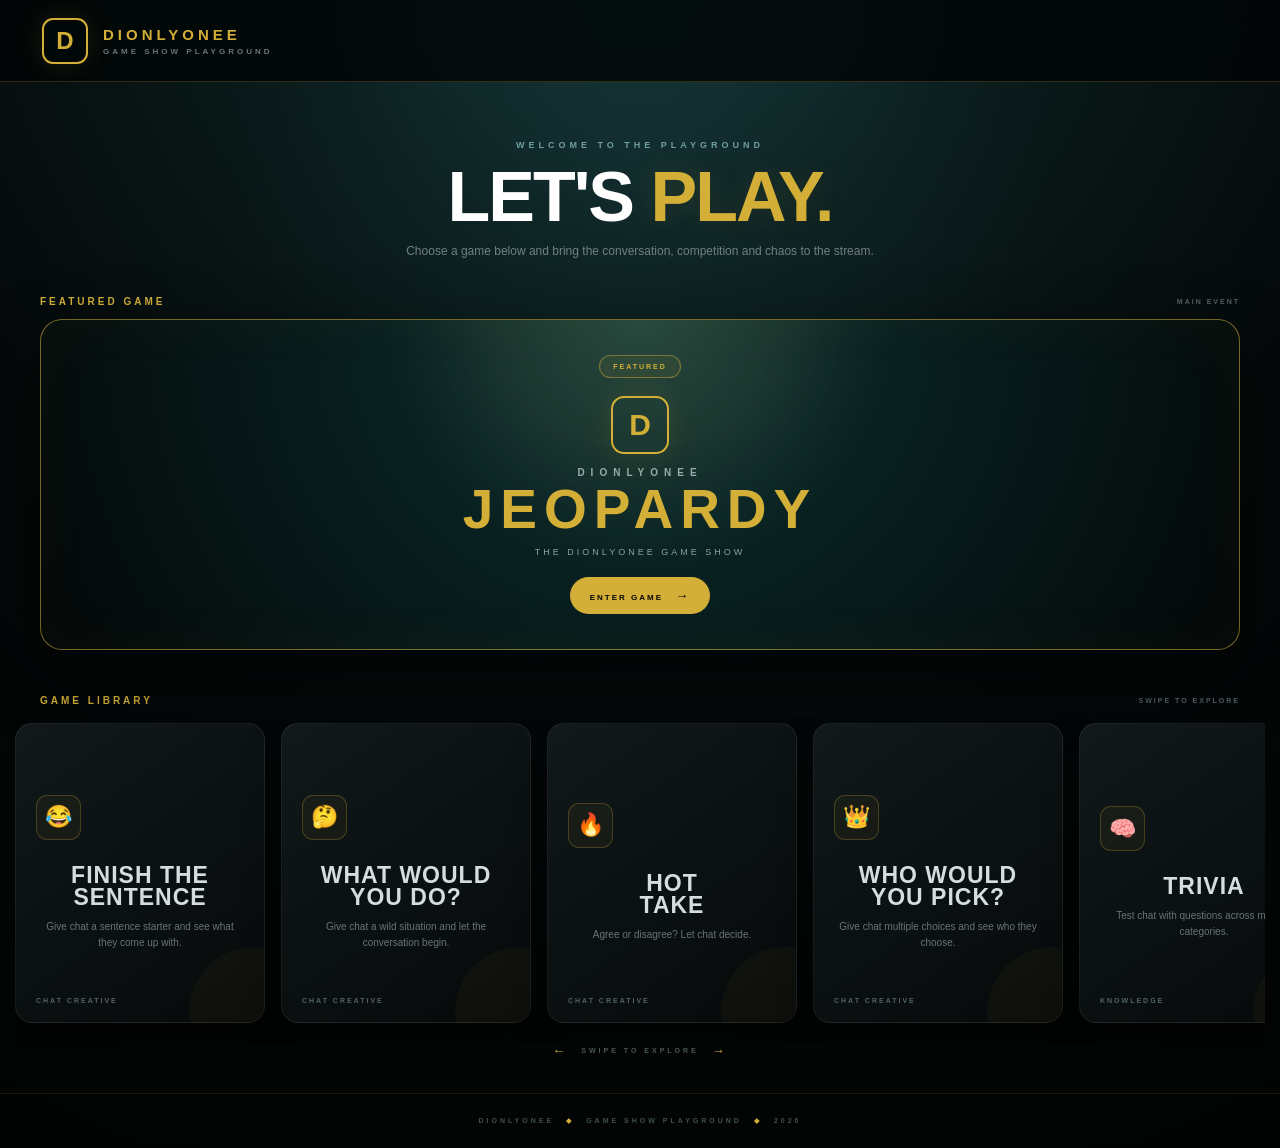
<file: index.html>
<!DOCTYPE html>
<html lang="en">

<head>

    <meta charset="UTF-8">

    <meta
        name="viewport"
        content="width=device-width, initial-scale=1.0"
    >

    <title>Dionlyonee Playground</title>

    <link
        rel="stylesheet"
        href="playground.css"
    >

</head>

<body>

<div class="playground">


    <!-- =========================================
         HEADER
    ========================================== -->

    <header class="playground-header">

        <div class="brand-mark">
            D
        </div>

        <div>

            <div class="brand-name">
                DIONLYONEE
            </div>

            <div class="brand-subtitle">
                GAME SHOW PLAYGROUND
            </div>

        </div>

    </header>


    <!-- =========================================
         HERO
    ========================================== -->

    <section class="hero">

        <div class="hero-eyebrow">
            WELCOME TO THE PLAYGROUND
        </div>

        <h1>
            LET'S
            <span>PLAY.</span>
        </h1>

        <p>
            Choose a game below and bring the conversation,
            competition and chaos to the stream.
        </p>

    </section>


    <!-- =========================================
         FEATURED GAME
    ========================================== -->

    <section class="featured-section">

        <div class="section-heading">

            <span>
                FEATURED GAME
            </span>

            <small>
                MAIN EVENT
            </small>

        </div>


        <button
            type="button"
            class="featured-game"
            onclick="openGame('jeopardy/jeopardy.html')"
        >

            <div class="featured-glow"></div>


            <div class="featured-content">

                <div class="featured-badge">
                    FEATURED
                </div>


                <div class="featured-icon">
                    D
                </div>


                <div class="featured-title">
                    DIONLYONEE
                </div>


                <div class="featured-game-name">
                    JEOPARDY
                </div>


                <div class="featured-description">
                    THE DIONLYONEE GAME SHOW
                </div>


                <div class="featured-action">
                    ENTER GAME
                    <span>→</span>
                </div>

            </div>

        </button>

    </section>


    <!-- =========================================
         OTHER GAMES
    ========================================== -->

    <section class="games-section">

        <div class="section-heading">

            <span>
                GAME LIBRARY
            </span>

            <small>
                SWIPE TO EXPLORE
            </small>

        </div>


        <div class="game-carousel">


            <!-- FINISH THE SENTENCE -->

            <button
                type="button"
                class="game-card"
                onclick="openGame('finish-the-sentence/index.html')"
            >

                <div class="game-card-top">

                    <div class="game-icon">
                        😂
                    </div>

                </div>

                <h2>
                    FINISH THE<br>
                    SENTENCE
                </h2>

                <p>
                    Give chat a sentence starter
                    and see what they come up with.
                </p>

                <div class="game-type">
                    CHAT CREATIVE
                </div>

            </button>


            <!-- WHAT WOULD YOU DO -->

            <button
                type="button"
                class="game-card"
                onclick="openGame('what-would-you-do/index.html')"
            >

                <div class="game-card-top">

                    <div class="game-icon">
                        🤔
                    </div>

                </div>

                <h2>
                    WHAT WOULD<br>
                    YOU DO?
                </h2>

                <p>
                    Give chat a wild situation
                    and let the conversation begin.
                </p>

                <div class="game-type">
                    CHAT CREATIVE
                </div>

            </button>


            <!-- HOT TAKE -->

            <button
                type="button"
                class="game-card"
                onclick="openGame('hot-take/index.html')"
            >

                <div class="game-card-top">

                    <div class="game-icon">
                        🔥
                    </div>

                </div>

                <h2>
                    HOT<br>
                    TAKE
                </h2>

                <p>
                    Agree or disagree?
                    Let chat decide.
                </p>

                <div class="game-type">
                    CHAT CREATIVE
                </div>

            </button>


            <!-- WHO WOULD YOU PICK -->

            <button
                type="button"
                class="game-card"
                onclick="openGame('who-would-you-pick/index.html')"
            >

                <div class="game-card-top">

                    <div class="game-icon">
                        👑
                    </div>

                </div>

                <h2>
                    WHO WOULD<br>
                    YOU PICK?
                </h2>

                <p>
                    Give chat multiple choices
                    and see who they choose.
                </p>

                <div class="game-type">
                    CHAT CREATIVE
                </div>

            </button>


            <!-- TRIVIA -->

            <button
                type="button"
                class="game-card"
                onclick="openGame('trivia/index.html')"
            >

                <div class="game-card-top">

                    <div class="game-icon">
                        🧠
                    </div>

                </div>

                <h2>
                    TRIVIA
                </h2>

                <p>
                    Test chat with questions
                    across multiple categories.
                </p>

                <div class="game-type">
                    KNOWLEDGE
                </div>

            </button>


            <!-- EMOJI GUESS -->

            <button
                type="button"
                class="game-card"
                onclick="openGame('emoji-guess/index.html')"
            >

                <div class="game-card-top">

                    <div class="game-icon">
                        👀
                    </div>

                </div>

                <h2>
                    EMOJI<br>
                    GUESS
                </h2>

                <p>
                    Can chat figure out the
                    answer from the emojis?
                </p>

                <div class="game-type">
                    GUESSING
                </div>

            </button>


            <!-- UNSCRAMBLE IT -->

            <button
                type="button"
                class="game-card"
                onclick="openGame('unscramble-it/index.html')"
            >

                <div class="game-card-top">

                    <div class="game-icon">
                        🔀
                    </div>

                </div>

                <h2>
                    UNSCRAMBLE<br>
                    IT
                </h2>

                <p>
                    Rearrange the letters
                    and find the answer.
                </p>

                <div class="game-type">
                    GUESSING
                </div>

            </button>


            <!-- WHO DIS -->

            <button
                type="button"
                class="game-card"
                onclick="openGame('who-dis/index.html')"
            >

                <div class="game-card-top">

                    <div class="game-icon">
                        🕵🏾
                    </div>

                </div>

                <h2>
                    WHO<br>
                    DIS?
                </h2>

                <p>
                    Listen to the clues
                    and guess the character.
                </p>

                <div class="game-type">
                    GUESSING
                </div>

            </button>


            <!-- HANGMAN -->

            <button
                type="button"
                class="game-card"
                onclick="openGame('hangman/index.html')"
            >

                <div class="game-card-top">

                    <div class="game-icon">
                        🔤
                    </div>

                </div>

                <h2>
                    HANGMAN
                </h2>

                <p>
                    Guess letters and uncover
                    the hidden word.
                </p>

                <div class="game-type">
                    GUESSING
                </div>

            </button>


            <!-- CHARADES -->

            <button
                type="button"
                class="game-card"
                onclick="openGame('charades/index.html')"
            >

                <div class="game-card-top">

                    <div class="game-icon">
                        🎭
                    </div>

                </div>

                <h2>
                    CHARADES
                </h2>

                <p>
                    Act it out and let chat
                    figure out the clue.
                </p>

                <div class="game-type">
                    PERFORMANCE
                </div>

            </button>


            <!-- WOULD YOU RATHER -->

            <button
                type="button"
                class="game-card"
                onclick="openGame('would-you-rather/index.html')"
            >

                <div class="game-card-top">

                    <div class="game-icon">
                        ⚖️
                    </div>

                </div>

                <h2>
                    WOULD YOU<br>
                    RATHER
                </h2>

                <p>
                    Two choices.
                    One impossible decision.
                </p>

                <div class="game-type">
                    CHAT GAME
                </div>

            </button>


            <!-- MOST LIKELY -->

            <button
                type="button"
                class="game-card"
                onclick="openGame('most-likely/index.html')"
            >

                <div class="game-card-top">

                    <div class="game-icon">
                        🃏
                    </div>

                </div>

                <h2>
                    MOST<br>
                    LIKELY
                </h2>

                <p>
                    Who is most likely to...?
                    Let chat debate it.
                </p>

                <div class="game-type">
                    CHAT GAME
                </div>

            </button>


        </div>


        <div class="swipe-hint">

            <span>←</span>

            SWIPE TO EXPLORE

            <span>→</span>

        </div>

    </section>


    <!-- =========================================
         FOOTER
    ========================================== -->

    <footer>

        <span>
            DIONLYONEE
        </span>

        <b>◆</b>

        <span>
            GAME SHOW PLAYGROUND
        </span>

        <b>◆</b>

        <span>
            2026
        </span>

    </footer>


</div>


<script>

function openGame(path) {

    window.open(
        path,
        "_blank"
    );

}

</script>

</body>
</html>
</file>
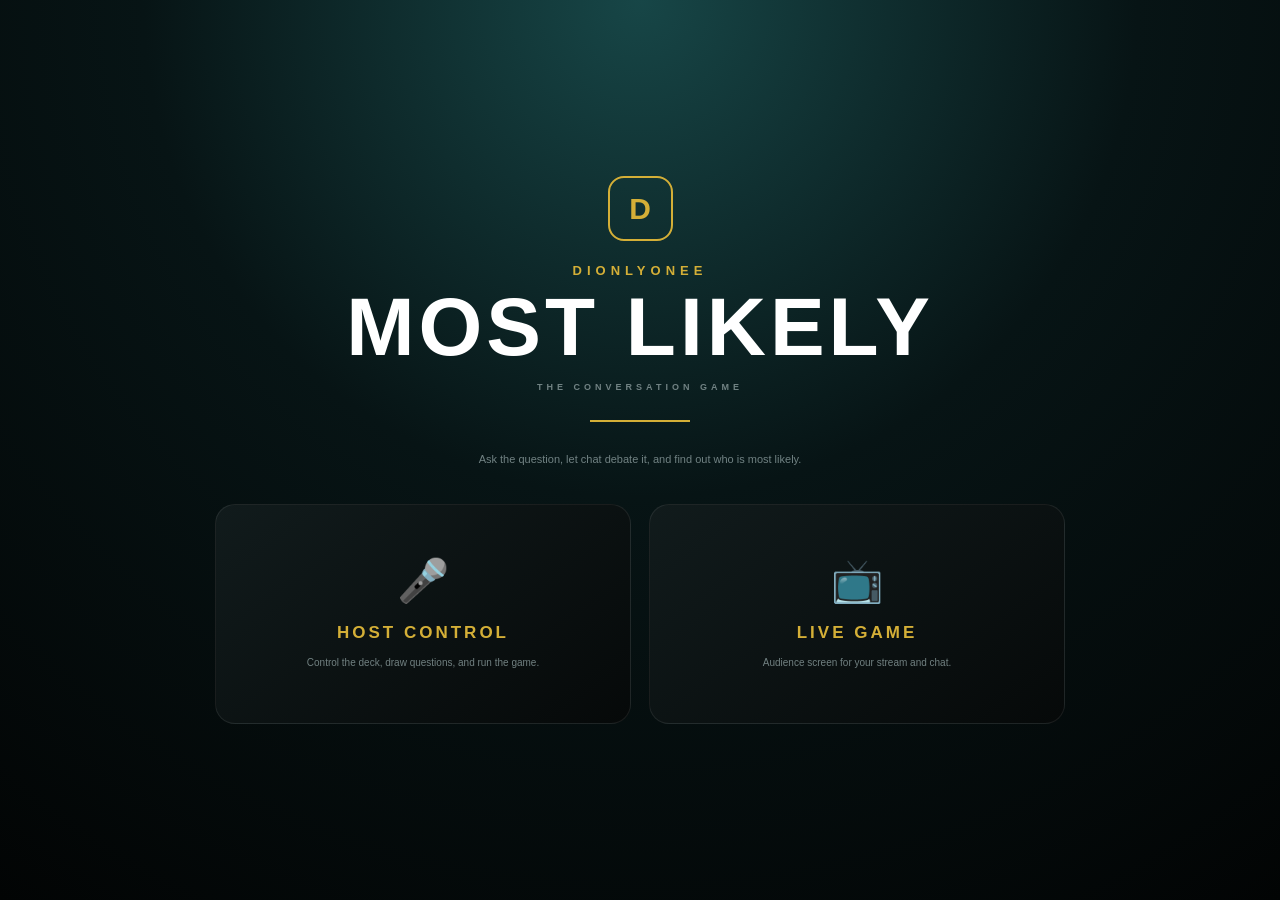
<file: most-Likely/index.html>
<!DOCTYPE html>
<html lang="en">

<head>

    <meta charset="UTF-8">

    <meta
        name="viewport"
        content="width=device-width, initial-scale=1.0"
    >

    <title>Dionlyonee Most Likely</title>

    <style>

        * {
            box-sizing: border-box;
        }


        body {

            margin: 0;

            min-height: 100vh;

            display: flex;

            align-items: center;

            justify-content: center;

            padding: 25px;

            font-family:
                Arial,
                Helvetica,
                sans-serif;

            color: white;

            background:

                radial-gradient(
                    circle at 50% 0%,
                    #174647,
                    #071415 45%,
                    #020404
                );

        }


        .launcher {

            width: 100%;

            max-width: 850px;

            text-align: center;

        }


        .logo {

            width: 65px;

            height: 65px;

            margin:
                0 auto 22px;

            display: flex;

            align-items: center;

            justify-content: center;

            border:
                2px solid
                #d4af37;

            border-radius: 16px;

            color:
                #d4af37;

            font-size: 30px;

            font-weight: 900;

        }


        .brand {

            color:
                #d4af37;

            font-size: 13px;

            font-weight: 900;

            letter-spacing: 5px;

        }


        h1 {

            margin:
                12px 0 0;

            font-size:
                clamp(
                    45px,
                    8vw,
                    82px
                );

            line-height:
                .9;

            letter-spacing: 4px;

        }


        .subtitle {

            margin-top: 18px;

            color:
                #718283;

            font-size: 9px;

            font-weight: 900;

            letter-spacing: 4px;

        }


        .line {

            width: 100px;

            height: 2px;

            margin:
                28px auto;

            background:
                #d4af37;

        }


        .description {

            max-width: 500px;

            margin:
                0 auto 35px;

            color:
                #718283;

            font-size: 11px;

            line-height: 1.7;

        }


        .options {

            display: grid;

            grid-template-columns:
                repeat(2, 1fr);

            gap: 18px;

        }


        .option {

            min-height: 220px;

            padding: 28px;

            border:
                1px solid
                rgba(255,255,255,.08);

            border-radius: 20px;

            background:
                linear-gradient(
                    145deg,
                    #111b1c,
                    #060909
                );

            color: white;

            cursor: pointer;

            transition:
                .25s ease;

        }


        .option:hover {

            transform:
                translateY(-5px);

            border-color:
                rgba(212,175,55,.5);

            box-shadow:
                0 20px 50px
                rgba(0,0,0,.45);

        }


        .icon {

            font-size: 42px;

            margin-bottom: 18px;

        }


        .option-title {

            color:
                #d4af37;

            font-size: 17px;

            font-weight: 900;

            letter-spacing: 3px;

        }


        .option-text {

            margin-top: 12px;

            color:
                #718081;

            font-size: 10px;

            line-height: 1.6;

        }


        @media(max-width:650px) {

            .options {

                grid-template-columns:
                    1fr;

            }

        }

    </style>

</head>


<body>


<div class="launcher">


    <div class="logo">
        D
    </div>


    <div class="brand">
        DIONLYONEE
    </div>


    <h1>
        MOST LIKELY
    </h1>


    <div class="subtitle">
        THE CONVERSATION GAME
    </div>


    <div class="line"></div>


    <p class="description">

        Ask the question,
        let chat debate it,
        and find out who is most likely.

    </p>


    <div class="options">


        <button
            class="option"
            type="button"
            onclick="openHost()"
        >

            <div class="icon">
                🎤
            </div>

            <div class="option-title">
                HOST CONTROL
            </div>

            <div class="option-text">

                Control the deck,
                draw questions,
                and run the game.

            </div>

        </button>


        <button
            class="option"
            type="button"
            onclick="openLive()"
        >

            <div class="icon">
                📺
            </div>

            <div class="option-title">
                LIVE GAME
            </div>

            <div class="option-text">

                Audience screen for
                your stream and chat.

            </div>

        </button>


    </div>


</div>


<script>

function openHost() {

    window.open(
        "most-likely-host.html",
        "_blank"
    );

}


function openLive() {

    window.open(
        "most-likely-live.html",
        "_blank"
    );

}

</script>


</body>

</html>
</file>
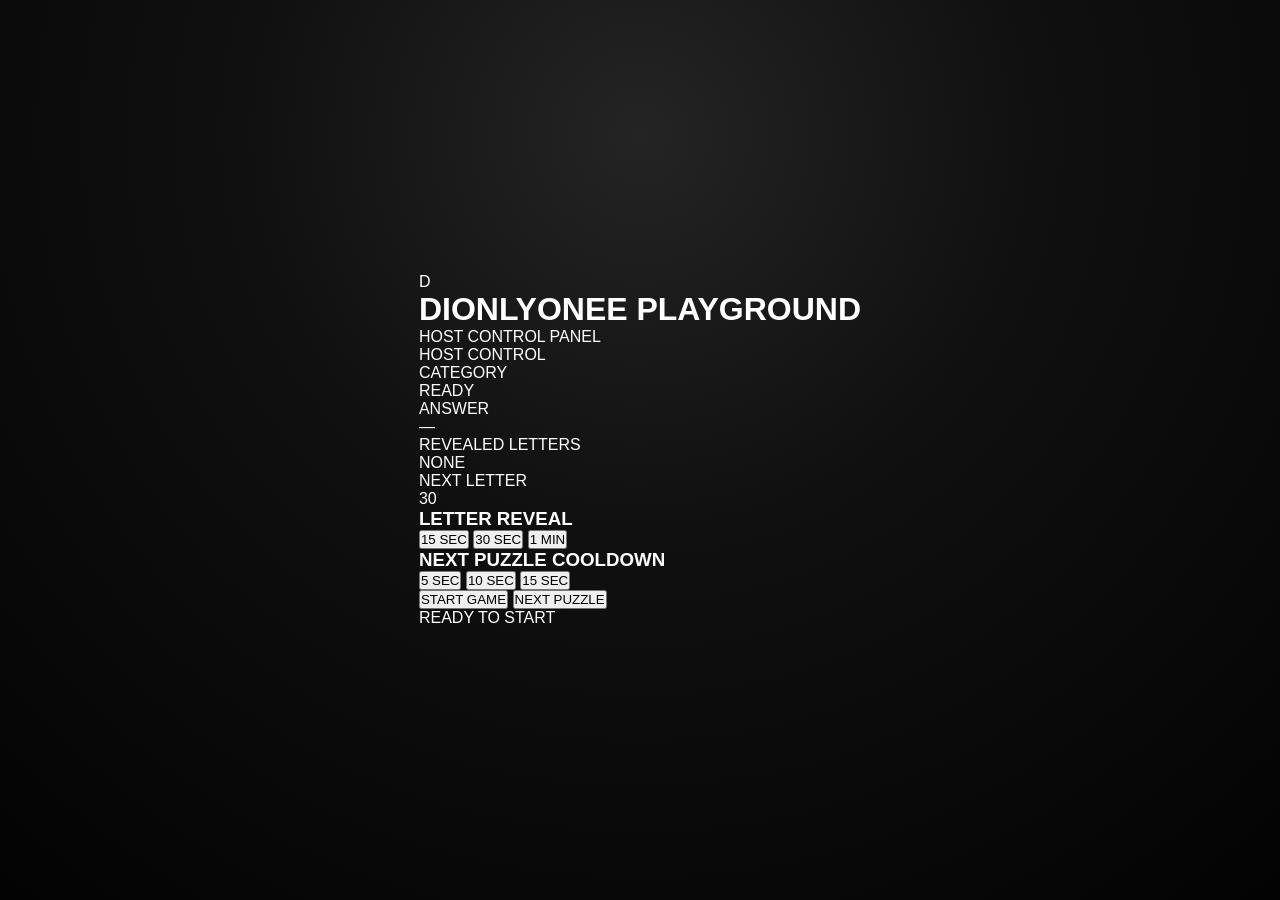
<file: host.html>
<!DOCTYPE html>
<html lang="en">
<head>
<meta charset="UTF-8">
<meta name="viewport" content="width=device-width, initial-scale=1.0">
<title>Dionlyonee Playground HOST</title>
<link rel="stylesheet" href="style.css">
</head>
<body>
<div class="host-screen">
  <header class="host-header">
    <div class="host-logo">D</div>
    <div><h1>DIONLYONEE PLAYGROUND</h1><p>HOST CONTROL PANEL</p></div>
  </header>
  <main class="host-main">
    <div class="host-status">HOST CONTROL</div>
    <div class="host-label">CATEGORY</div>
    <div id="hostCategory" class="host-category">READY</div>
    <div class="host-label">ANSWER</div>
    <div id="answer" class="host-answer">—</div>
    <div class="host-label">REVEALED LETTERS</div>
    <div id="revealed" class="host-revealed">NONE</div>
    <div class="host-label">NEXT LETTER</div>
    <div id="hostTimer" class="host-timer">30</div>

    <section class="host-settings">
      <div class="host-setting">
        <h3>LETTER REVEAL</h3>
        <button type="button" class="time-button" data-time="15">15 SEC</button>
        <button type="button" class="time-button active" data-time="30">30 SEC</button>
        <button type="button" class="time-button" data-time="60">1 MIN</button>
      </div>
      <div class="host-setting">
        <h3>NEXT PUZZLE COOLDOWN</h3>
        <button type="button" class="cooldown-button" data-time="5">5 SEC</button>
        <button type="button" class="cooldown-button active" data-time="10">10 SEC</button>
        <button type="button" class="cooldown-button" data-time="15">15 SEC</button>
      </div>
    </section>

    <div class="host-controls">
      <button type="button" id="start" class="start-game">START GAME</button>
      <button type="button" id="next" class="next-game">NEXT PUZZLE</button>
    </div>
    <div id="hostMessage" class="host-message">READY TO START</div>
  </main>
</div>

<script>
(function () {
  'use strict';

  const channel = new BroadcastChannel('dionlyonee-wheel-game');

  const puzzles = {
    Countries: [
      'JAMAICA','CANADA','BRAZIL','JAPAN','MEXICO','BAHAMAS','BARBADOS','FRANCE','GERMANY','AUSTRALIA',
      'UNITED STATES','UNITED KINGDOM','SPAIN','ITALY','PORTUGAL','ARGENTINA','CHILE','COLOMBIA','CUBA',
      'DOMINICAN REPUBLIC','HAITI','TRINIDAD AND TOBAGO','GUYANA','COSTA RICA','PANAMA','BELIZE',
      'SOUTH AFRICA','NIGERIA','GHANA','KENYA','EGYPT','MOROCCO','INDIA','CHINA','SOUTH KOREA',
      'THAILAND','PHILIPPINES','INDONESIA','NEW ZEALAND','IRELAND','GREECE','TURKEY'
    ],
    Animals: [
      'ELEPHANT','GIRAFFE','MONKEY','DOLPHIN','CROCODILE','KANGAROO','TIGER','GORILLA','PENGUIN','ZEBRA',
      'LION','CHEETAH','LEOPARD','BEAR','POLAR BEAR','WOLF','FOX','RABBIT','HORSE','DONKEY','GOAT','SHEEP',
      'COW','PIG','CHICKEN','EAGLE','PARROT','OWL','FLAMINGO','PEACOCK','OSTRICH','SNAKE','LIZARD','TURTLE',
      'FROG','SHARK','WHALE','OCTOPUS','SEAL','BUTTERFLY','SPIDER','LOBSTER','CRAB','BAT'
    ],
    'Jamaican Phrases': [
      'WAH GWAAN','WEH YUH A SEH','MI DEH YA','EVERYTING IRIE','BIG UP','WALK GOOD','NO PROBLEM','MEK WE GO',
      'YEAH MON','MI SOON COME','WEH DI DEAL','HOW YUH MEAN','MI NUH KNOW','MI NUH CARE','NO WORRIES',
      'ONE LOVE','RESPECT','BLESS UP','GIVE THANKS','NUFF RESPECT','IRIE VIBES','COME YA','TEK TIME',
      'HOLD A FAITH','MEK IT GO','WHA YUH A DO','HOW TING DEH','MI GOOD','YUH GOOD','SEEN','FI REAL',
      'NO LIE','MI TELL YUH','WAH FI DO','MI A COME','MI A GO','MEK WE LINK'
    ],
    Food: [
      'JERK CHICKEN','RICE AND PEAS','PIZZA','HAMBURGER','ICE CREAM','FRIED CHICKEN','CURRY GOAT','OXTAIL',
      'BROWN STEW CHICKEN','ESCOVITCH FISH','ACKEE AND SALTFISH','FESTIVAL','FRIED DUMPLING','BAMMY',
      'CALLALOO','PEPPER POT SOUP','GOAT SOUP','CHICKEN SOUP','RED PEA SOUP','BEEF PATTY','COCO BREAD',
      'CURRY CHICKEN','STEAMED FISH','JERK PORK','JERK SHRIMP','MAC AND CHEESE','FRIED FISH','FRENCH FRIES',
      'TACOS','BURRITO','HOT DOG','CHEESEBURGER','PANCAKES','WAFFLES','CHOCOLATE CAKE','CHEESECAKE',
      'DONUTS','COOKIES','POPCORN','CHICKEN WINGS','SPAGHETTI','LASAGNA','FRIED RICE','NOODLES','RAMEN','SUSHI'
    ],
    'Things You Do': [
      'WATCH TV','PLAY VIDEO GAMES','GO SHOPPING','GO TO THE BEACH','WATCH A MOVIE','LISTEN TO MUSIC',
      'GO TO SCHOOL','GO TO WORK','TAKE A NAP','GO TO SLEEP','BRUSH YOUR TEETH','TAKE A SHOWER','COOK DINNER',
      'ORDER FOOD','GO TO THE GYM','PLAY BASKETBALL','PLAY FOOTBALL','PLAY SOCCER','GO SWIMMING','GO FOR A WALK',
      'DRIVE A CAR','TAKE A FLIGHT','GO ON VACATION','CLEAN THE HOUSE','DO LAUNDRY','WASH THE DISHES',
      'TAKE OUT THE TRASH','MAKE BREAKFAST','DRINK COFFEE','DRINK WATER','READ A BOOK','USE YOUR PHONE',
      'TAKE A SELFIE','GO TO A PARTY','HANG OUT WITH FRIENDS','CALL YOUR FAMILY','GO TO THE STORE','GO TO THE MOVIES','GO TO A CONCERT'
    ],
    Music: [
      'REGGAE MUSIC','DANCEHALL MUSIC','HIP HOP','RHYTHM AND BLUES','COUNTRY MUSIC','ROCK AND ROLL','POP MUSIC',
      'GOSPEL MUSIC','JAZZ MUSIC','CLASSICAL MUSIC','REGGAETON','AFROBEATS','SOCA MUSIC','CALYPSO MUSIC',
      'LIVE CONCERT','MUSIC VIDEO','DJ PARTY','SOUND SYSTEM','MUSIC FESTIVAL','DANCE FLOOR'
    ],
    Sports: [
      'BASKETBALL','FOOTBALL','SOCCER','BASEBALL','CRICKET','TENNIS','GOLF','VOLLEYBALL','BOXING','WRESTLING',
      'SWIMMING','TRACK AND FIELD','TABLE TENNIS','BADMINTON','HOCKEY','SKATEBOARDING','SURFING','CYCLING',
      'BOWLING','GYMNASTICS','MARATHON','FORMULA ONE','CAR RACING','HORSE RACING','DARTS','KICKBOXING','MMA','STREET BASKETBALL'
    ]
  };

  let revealTime = 30;
  let cooldownTime = 10;
  let answer = '';
  let category = '';
  let revealed = [];
  let seconds = 30;
  let running = false;
  let timer = null;
  let cooldownTimer = null;

  const hostCategory = document.getElementById('hostCategory');
  const answerElement = document.getElementById('answer');
  const revealedElement = document.getElementById('revealed');
  const timerElement = document.getElementById('hostTimer');
  const messageElement = document.getElementById('hostMessage');

  function sendGame(state) {
    channel.postMessage({
      category: state.category || category,
      answer: state.answer || answer,
      revealed: state.revealed || revealed,
      seconds: typeof state.seconds === 'number' ? state.seconds : seconds,
      running: typeof state.running === 'boolean' ? state.running : running,
      phase: state.phase || (running ? 'playing' : 'waiting'),
      timestamp: Date.now()
    });
  }

  function choosePuzzle() {
    const categories = Object.keys(puzzles);
    category = categories[Math.floor(Math.random() * categories.length)];
    const words = puzzles[category];
    answer = words[Math.floor(Math.random() * words.length)];
    revealed = [];
  }

  function startGame() {
    clearInterval(timer);
    clearTimeout(cooldownTimer);
    choosePuzzle();
    seconds = revealTime;
    running = true;

    hostCategory.textContent = category;
    answerElement.textContent = answer;
    revealedElement.textContent = 'NONE';
    timerElement.textContent = seconds;
    messageElement.textContent = 'GAME IS LIVE';

    sendGame({ phase: 'playing' });
    timer = setInterval(tick, 1000);
  }

  function tick() {
    seconds--;
    timerElement.textContent = seconds;
    sendGame({ phase: 'playing' });
    if (seconds <= 0) revealLetter();
  }

  function revealLetter() {
    clearInterval(timer);

    const hidden = [...new Set(answer.replace(/ /g, '').split('').filter(letter => !revealed.includes(letter)))];

    if (!hidden.length) {
      finishGame();
      return;
    }

    const letter = hidden[Math.floor(Math.random() * hidden.length)];
    revealed.push(letter);
    revealedElement.textContent = revealed.join(' • ');
    messageElement.textContent = 'REVEALED: ' + letter;
    seconds = revealTime;
    timerElement.textContent = seconds;

    sendGame({ phase: 'playing' });

    if (puzzleComplete()) {
      finishGame();
    } else {
      timer = setInterval(tick, 1000);
    }
  }

  function puzzleComplete() {
    return [...new Set(answer.replace(/ /g, '').split(''))].every(letter => revealed.includes(letter));
  }

  function finishGame() {
    clearInterval(timer);
    running = false;
    timerElement.textContent = '✓';
    messageElement.textContent = 'PUZZLE COMPLETE';
    sendGame({ running: false, phase: 'complete', seconds: 0 });

    cooldownTimer = setTimeout(() => {
      startGame();
    }, cooldownTime * 1000);
  }

  document.getElementById('start').addEventListener('click', startGame);
  document.getElementById('next').addEventListener('click', startGame);

  document.addEventListener('keydown', event => {
    if (event.key === 'Enter' && !running) startGame();
  });

  document.querySelectorAll('.time-button').forEach(button => {
    button.addEventListener('click', () => {
      if (running) return;
      document.querySelectorAll('.time-button').forEach(item => item.classList.remove('active'));
      button.classList.add('active');
      revealTime = Number(button.dataset.time);
      seconds = revealTime;
      timerElement.textContent = seconds;
    });
  });

  document.querySelectorAll('.cooldown-button').forEach(button => {
    button.addEventListener('click', () => {
      if (running) return;
      document.querySelectorAll('.cooldown-button').forEach(item => item.classList.remove('active'));
      button.classList.add('active');
      cooldownTime = Number(button.dataset.time);
    });
  });

  window.addEventListener('beforeunload', () => {
    clearInterval(timer);
    clearTimeout(cooldownTimer);
    channel.close();
  });
})();
</script>
</body>
</html>
</file>
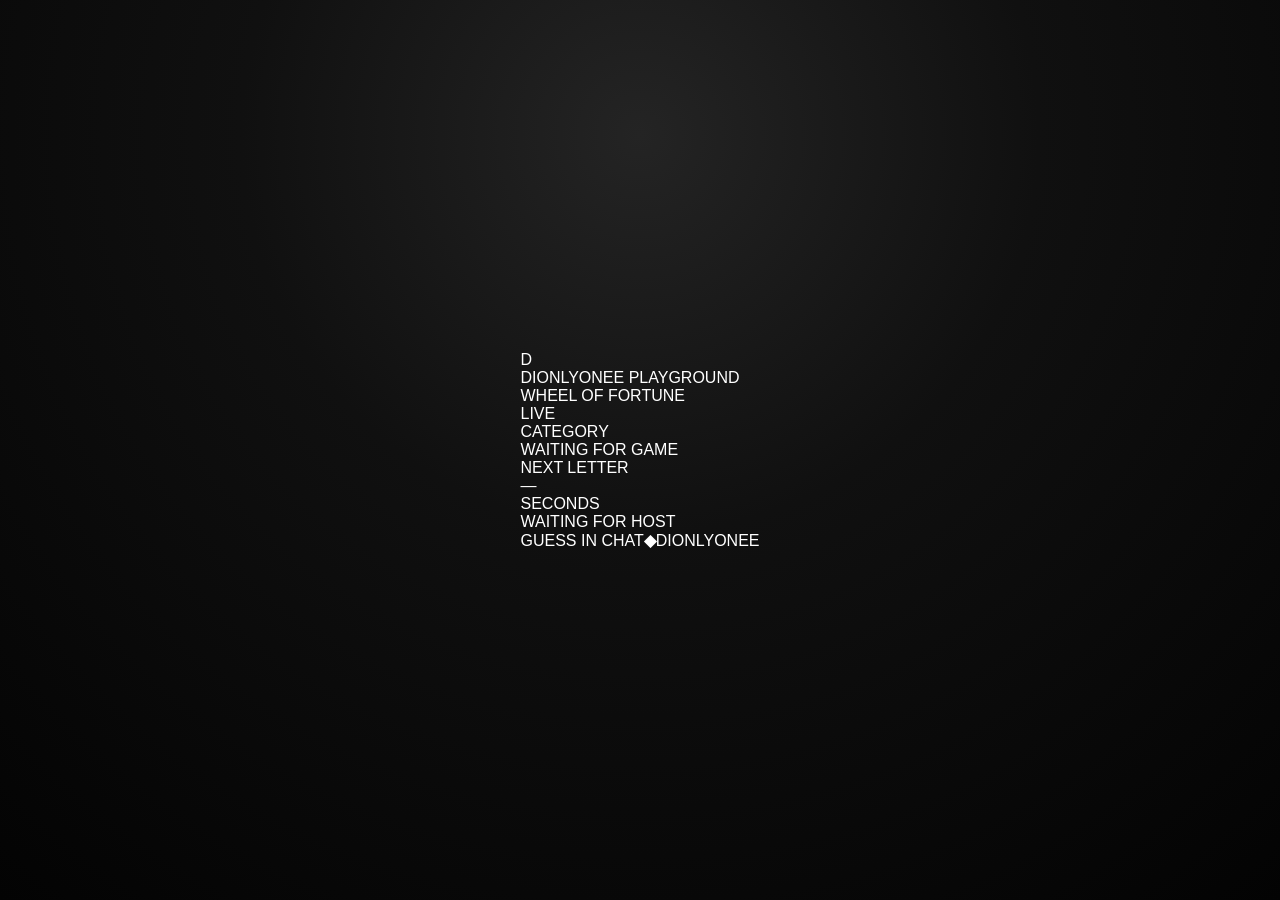
<file: live.html>
<!DOCTYPE html>
<html lang="en">
<head>
<meta charset="UTF-8">
<meta name="viewport" content="width=device-width, initial-scale=1.0">
<title>Dionlyonee Playground LIVE</title>
<link rel="stylesheet" href="style.css">
</head>
<body class="live-page">
<div class="live-screen">
  <div class="live-topbar">
    <div class="live-brand">
      <div class="live-logo">D</div>
      <div>
        <div class="live-brand-name">DIONLYONEE PLAYGROUND</div>
        <div class="live-brand-game">WHEEL OF FORTUNE</div>
      </div>
    </div>
    <div class="live-status"><span class="live-dot"></span>LIVE</div>
  </div>
  <main class="live-main">
    <div class="live-category-label">CATEGORY</div>
    <div id="category" class="live-category">WAITING FOR GAME</div>
    <div id="puzzle" class="puzzle"></div>
    <div class="timer-label">NEXT LETTER</div>
    <div id="timer" class="live-timer">—</div>
    <div class="timer-seconds">SECONDS</div>
    <div id="message" class="live-message">WAITING FOR HOST</div>
  </main>
  <footer class="live-footer">
    <span>GUESS IN CHAT</span><b>◆</b><span>DIONLYONEE</span>
  </footer>
</div>

<script>
(function () {
  'use strict';

  const channel = new BroadcastChannel('dionlyonee-wheel-game');
  const categoryElement = document.getElementById('category');
  const puzzleElement = document.getElementById('puzzle');
  const timerElement = document.getElementById('timer');
  const messageElement = document.getElementById('message');

  function drawPuzzle(answer, revealed) {
    puzzleElement.innerHTML = '';
    if (!answer) return;

    answer.split(' ').forEach((word, wordIndex) => {
      const wordElement = document.createElement('div');
      wordElement.className = 'word';

      for (const letter of word) {
        const box = document.createElement('div');
        box.className = 'box';

        if (revealed.includes(letter)) {
          box.textContent = letter;
          box.classList.add('revealed');
        }

        wordElement.appendChild(box);
      }

      puzzleElement.appendChild(wordElement);
    });
  }

  channel.onmessage = function (event) {
    const game = event.data || {};

    categoryElement.textContent = game.category || 'WAITING FOR GAME';
    drawPuzzle(game.answer || '', game.revealed || []);

    if (game.phase === 'complete') {
      timerElement.textContent = '✓';
      messageElement.textContent = 'PUZZLE COMPLETE';
      return;
    }

    if (game.running) {
      timerElement.textContent = typeof game.seconds === 'number' ? game.seconds : '—';
      messageElement.textContent = 'GUESS THE ANSWER IN CHAT';
    } else {
      timerElement.textContent = '—';
      messageElement.textContent = 'GET READY FOR THE NEXT PUZZLE';
    }
  };

  window.addEventListener('beforeunload', () => channel.close());
})();
</script>
</body>
</html>
</file>
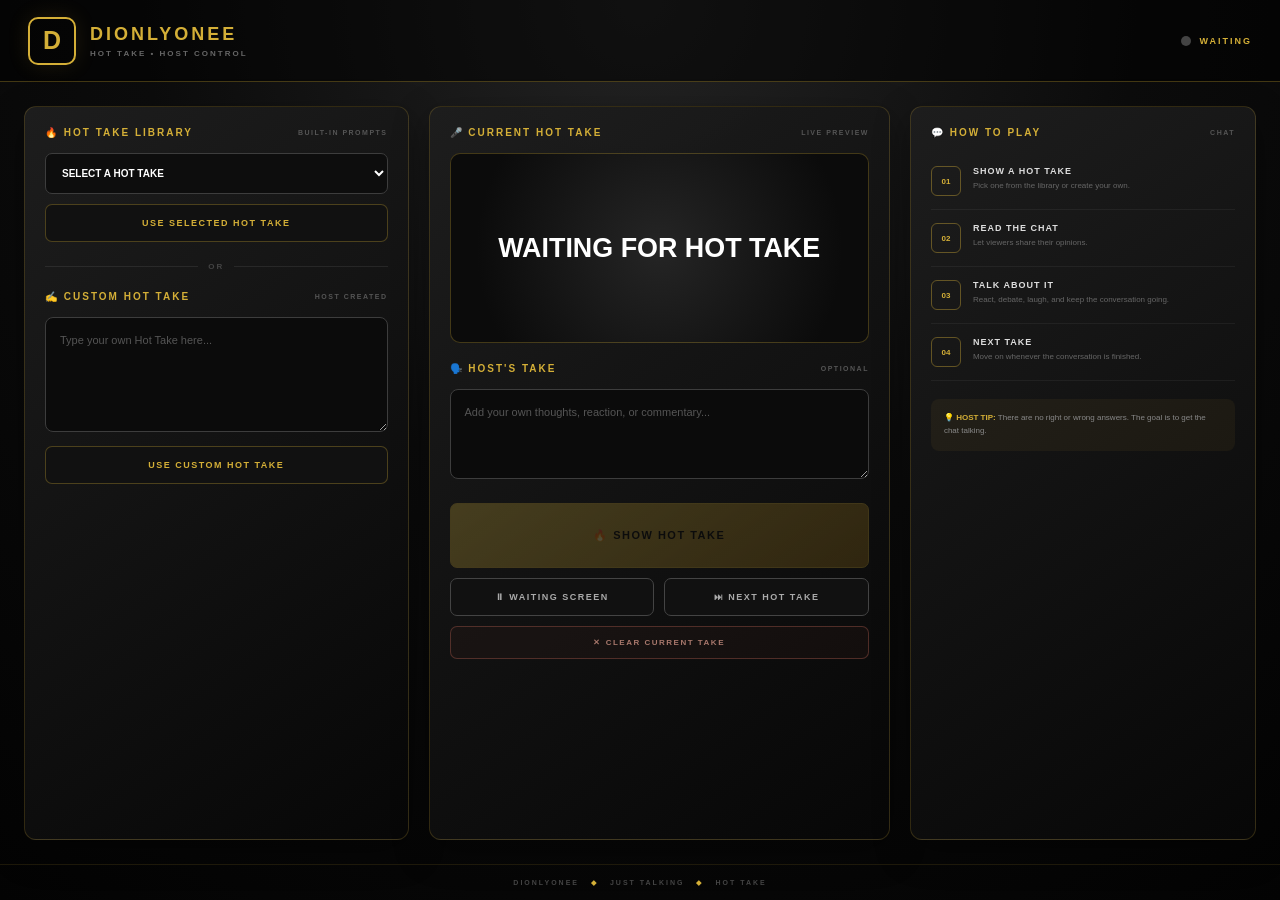
<file: hot-take/hot-take-host.html>
<!DOCTYPE html>
<html lang="en">
<head>
    <meta charset="UTF-8">
    <meta name="viewport" content="width=device-width, initial-scale=1.0">

    <title>Dionlyonee — Hot Take Host</title>

    <link rel="stylesheet" href="hot-take-host.css">
</head>

<body class="hot-take-host-page">

<div class="host-board">

    <!-- HEADER -->

    <header class="host-header">

        <div class="host-brand">

            <div class="host-logo">D</div>

            <div>
                <h1>DIONLYONEE</h1>
                <span>HOT TAKE • HOST CONTROL</span>
            </div>

        </div>

        <div class="host-status">
            <span id="statusDot"></span>
            <span id="statusText">WAITING</span>
        </div>

    </header>


    <!-- MAIN -->

    <main class="host-main">

        <!-- LEFT SIDE -->

        <section class="host-panel">

            <div class="panel-heading">
                <span>🔥 HOT TAKE LIBRARY</span>
                <small>BUILT-IN PROMPTS</small>
            </div>


            <select id="promptSelect" class="host-select">

                <option value="">
                    SELECT A HOT TAKE
                </option>

                <option>
                    Pineapple belongs on pizza.
                </option>

                <option>
                    The movie was better than the book.
                </option>

                <option>
                    Money can buy happiness.
                </option>

                <option>
                    Breakfast food is better at night.
                </option>

                <option>
                    Social media has made us less social.
                </option>

                <option>
                    Being late is sometimes unavoidable.
                </option>

                <option>
                    Summer is overrated.
                </option>

                <option>
                    Texting is better than calling.
                </option>

                <option>
                    Everybody should know how to cook at least one meal.
                </option>

                <option>
                    Having too many choices makes life harder.
                </option>

                <option>
                    Cats are better pets than dogs.
                </option>

                <option>
                    Dogs are better pets than cats.
                </option>

                <option>
                    Video games are a better way to relax than watching TV.
                </option>

                <option>
                    The friend who always says "I'm on my way" is never actually on the way.
                </option>

                <option>
                    Group chats are more entertaining than television.
                </option>

            </select>


            <button
                id="usePromptButton"
                class="host-button secondary">

                USE SELECTED HOT TAKE

            </button>


            <div class="divider">
                OR
            </div>


            <!-- CUSTOM -->

            <div class="panel-heading">
                <span>✍️ CUSTOM HOT TAKE</span>
                <small>HOST CREATED</small>
            </div>


            <textarea
                id="customPrompt"
                class="host-textarea"
                placeholder="Type your own Hot Take here..."></textarea>


            <button
                id="useCustomButton"
                class="host-button secondary">

                USE CUSTOM HOT TAKE

            </button>

        </section>


        <!-- CENTER -->

        <section class="host-panel center-panel">

            <div class="panel-heading">
                <span>🎤 CURRENT HOT TAKE</span>
                <small>LIVE PREVIEW</small>
            </div>


            <div
                id="currentPrompt"
                class="current-prompt">

                WAITING FOR HOT TAKE

            </div>


            <!-- HOST COMMENTARY -->

            <div class="panel-heading commentary-heading">

                <span>🗣️ HOST'S TAKE</span>

                <small>
                    OPTIONAL
                </small>

            </div>


            <textarea
                id="commentary"
                class="host-textarea commentary-box"
                placeholder="Add your own thoughts, reaction, or commentary..."></textarea>


            <!-- MAIN ACTION -->

            <button
                id="showButton"
                class="host-button show-button"
                disabled>

                🔥 SHOW HOT TAKE

            </button>


            <div class="action-row">

                <button
                    id="waitingButton"
                    class="host-button">

                    ⏸ WAITING SCREEN

                </button>


                <button
                    id="nextButton"
                    class="host-button">

                    ⏭ NEXT HOT TAKE

                </button>

            </div>


            <button
                id="clearButton"
                class="clear-button">

                ✕ CLEAR CURRENT TAKE

            </button>

        </section>


        <!-- RIGHT -->

        <section class="host-panel instructions-panel">

            <div class="panel-heading">
                <span>💬 HOW TO PLAY</span>
                <small>CHAT</small>
            </div>


            <div class="instruction">

                <div class="instruction-number">
                    01
                </div>

                <div>
                    <strong>SHOW A HOT TAKE</strong>
                    <p>
                        Pick one from the library or create your own.
                    </p>
                </div>

            </div>


            <div class="instruction">

                <div class="instruction-number">
                    02
                </div>

                <div>
                    <strong>READ THE CHAT</strong>
                    <p>
                        Let viewers share their opinions.
                    </p>
                </div>

            </div>


            <div class="instruction">

                <div class="instruction-number">
                    03
                </div>

                <div>
                    <strong>TALK ABOUT IT</strong>
                    <p>
                        React, debate, laugh, and keep the conversation going.
                    </p>
                </div>

            </div>


            <div class="instruction">

                <div class="instruction-number">
                    04
                </div>

                <div>
                    <strong>NEXT TAKE</strong>
                    <p>
                        Move on whenever the conversation is finished.
                    </p>
                </div>

            </div>


            <div class="host-tip">

                💡 <strong>HOST TIP:</strong>

                There are no right or wrong answers.
                The goal is to get the chat talking.

            </div>

        </section>

    </main>


    <!-- FOOTER -->

    <footer class="host-footer">

        <span>DIONLYONEE</span>

        <b>◆</b>

        <span>JUST TALKING</span>

        <b>◆</b>

        <span>HOT TAKE</span>

    </footer>

</div>


<script>

(function () {

    "use strict";


    /* ==========================================
       CHANNEL
    ========================================== */

    const channel =
        new BroadcastChannel(
            "dionlyonee-hot-take"
        );


    /* ==========================================
       ELEMENTS
    ========================================== */

    const promptSelect =
        document.getElementById(
            "promptSelect"
        );

    const customPrompt =
        document.getElementById(
            "customPrompt"
        );

    const commentary =
        document.getElementById(
            "commentary"
        );

    const currentPrompt =
        document.getElementById(
            "currentPrompt"
        );

    const showButton =
        document.getElementById(
            "showButton"
        );

    const usePromptButton =
        document.getElementById(
            "usePromptButton"
        );

    const useCustomButton =
        document.getElementById(
            "useCustomButton"
        );

    const nextButton =
        document.getElementById(
            "nextButton"
        );

    const waitingButton =
        document.getElementById(
            "waitingButton"
        );

    const clearButton =
        document.getElementById(
            "clearButton"
        );

    const statusDot =
        document.getElementById(
            "statusDot"
        );

    const statusText =
        document.getElementById(
            "statusText"
        );


    /* ==========================================
       CURRENT PROMPT
    ========================================== */

    let selectedPrompt = "";


    /* ==========================================
       UPDATE PREVIEW
    ========================================== */

    function updatePreview() {

        if (!selectedPrompt) {

            currentPrompt.textContent =
                "WAITING FOR HOT TAKE";

            showButton.disabled = true;

            return;

        }


        currentPrompt.textContent =
            selectedPrompt;

        showButton.disabled = false;

    }


    /* ==========================================
       USE LIBRARY PROMPT
    ========================================== */

    usePromptButton.addEventListener(
        "click",
        function () {

            const value =
                promptSelect.value.trim();


            if (!value) {

                alert(
                    "Please select a Hot Take first."
                );

                return;

            }


            selectedPrompt = value;

            customPrompt.value = "";

            updatePreview();

        }
    );


    /* ==========================================
       USE CUSTOM PROMPT
    ========================================== */

    useCustomButton.addEventListener(
        "click",
        function () {

            const value =
                customPrompt.value.trim();


            if (!value) {

                alert(
                    "Please type your own Hot Take first."
                );

                return;

            }


            selectedPrompt = value;

            promptSelect.value = "";

            updatePreview();

        }
    );


    /* ==========================================
       SHOW HOT TAKE
    ========================================== */

    showButton.addEventListener(
        "click",
        function () {

            if (!selectedPrompt) {
                return;
            }


            const hostComment =
                commentary.value.trim();


            channel.postMessage({

                type: "show",

                prompt: selectedPrompt,

                commentary: hostComment

            });


            statusDot.classList.add(
                "active"
            );

            statusText.textContent =
                "LIVE";

        }
    );


    /* ==========================================
       NEXT HOT TAKE
    ========================================== */

    nextButton.addEventListener(
        "click",
        function () {

            /*
             * If a library prompt is selected,
             * automatically choose another one.
             */

            const options =
                Array.from(
                    promptSelect.options
                ).filter(
                    option =>
                        option.value &&
                        option.value !== selectedPrompt
                );


            if (options.length === 0) {

                return;

            }


            const randomOption =
                options[
                    Math.floor(
                        Math.random()
                        * options.length
                    )
                ];


            selectedPrompt =
                randomOption.value;


            promptSelect.value =
                selectedPrompt;


            customPrompt.value =
                "";


            updatePreview();


            channel.postMessage({

                type: "show",

                prompt: selectedPrompt,

                commentary:
                    commentary.value.trim()

            });


            statusDot.classList.add(
                "active"
            );

            statusText.textContent =
                "LIVE";

        }
    );


    /* ==========================================
       WAITING SCREEN
    ========================================== */

    waitingButton.addEventListener(
        "click",
        function () {

            channel.postMessage({

                type: "waiting"

            });


            statusDot.classList.remove(
                "active"
            );

            statusText.textContent =
                "WAITING";

        }
    );


    /* ==========================================
       CLEAR
    ========================================== */

    clearButton.addEventListener(
        "click",
        function () {

            selectedPrompt = "";

            promptSelect.value = "";

            customPrompt.value = "";

            commentary.value = "";


            updatePreview();


            channel.postMessage({

                type: "waiting"

            });


            statusDot.classList.remove(
                "active"
            );

            statusText.textContent =
                "WAITING";

        }
    );


    /* ==========================================
       KEYBOARD SHORTCUTS
    ========================================== */

    document.addEventListener(
        "keydown",
        function (event) {

            if (
                event.target.tagName === "TEXTAREA" ||
                event.target.tagName === "INPUT" ||
                event.target.tagName === "SELECT"
            ) {
                return;
            }


            if (
                event.key === "Enter"
            ) {

                if (!showButton.disabled) {

                    showButton.click();

                }

            }


            if (
                event.key.toLowerCase() === "n"
            ) {

                nextButton.click();

            }


            if (
                event.key.toLowerCase() === "w"
            ) {

                waitingButton.click();

            }

        }
    );


    /* ==========================================
       INITIALIZE
    ========================================== */

    updatePreview();


    /* ==========================================
       CLEANUP
    ========================================== */

    window.addEventListener(
        "beforeunload",
        function () {

            channel.close();

        }
    );

})();

</script>

</body>
</html>
</file>
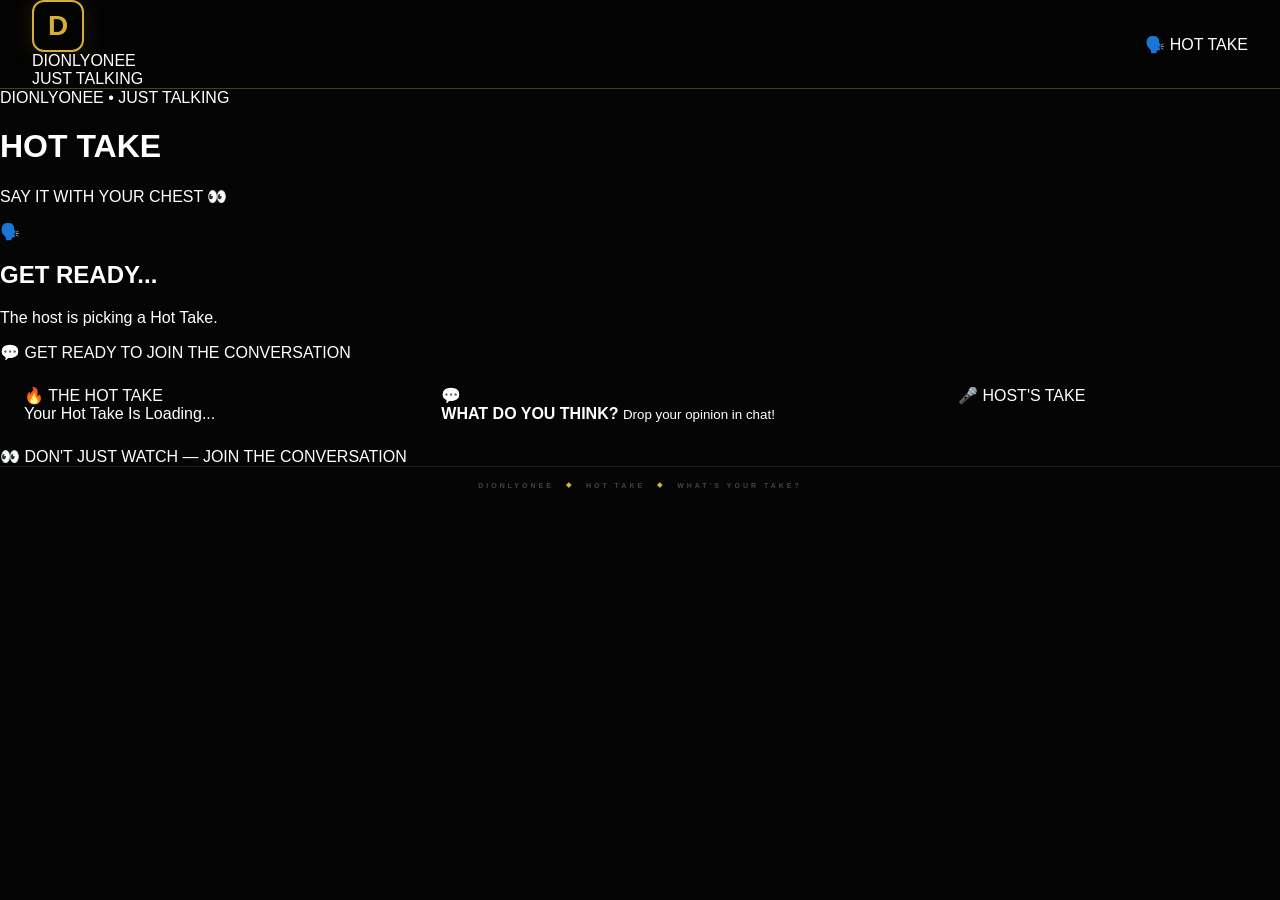
<file: hot-take/hot-take.html>
<!DOCTYPE html>
<html lang="en">
<head>
    <meta charset="UTF-8">
    <meta name="viewport" content="width=device-width, initial-scale=1.0">

    <title>Dionlyonee — Hot Take</title>

    <link rel="stylesheet" href="hot-take.css">
</head>

<body class="hot-take-page">

<div class="hot-take-screen">

    <!-- ==========================================
         TOP BAR
    =========================================== -->

    <header class="hot-take-header">

        <div class="brand-area">

            <div class="brand-logo">
                D
            </div>

            <div class="brand-text">

                <div class="brand-name">
                    DIONLYONEE
                </div>

                <div class="brand-subtitle">
                    JUST TALKING
                </div>

            </div>

        </div>


        <div class="game-badge">
            🗣️ HOT TAKE
        </div>

    </header>


    <!-- ==========================================
         MAIN CONTENT
    =========================================== -->

    <main class="hot-take-main">

        <!-- CATEGORY -->

        <div class="category-label">
            DIONLYONEE • JUST TALKING
        </div>


        <!-- TITLE -->

        <h1 class="game-title">
            HOT TAKE
        </h1>


        <p class="game-subtitle">
            SAY IT WITH YOUR CHEST 👀
        </p>


        <!-- ======================================
             WAITING SCREEN
        ======================================= -->

        <section
            id="waitingScreen"
            class="waiting-screen">

            <div class="waiting-icon">
                🗣️
            </div>

            <h2>
                GET READY...
            </h2>

            <p>
                The host is picking a Hot Take.
            </p>

            <div class="join-message">

                <span>
                    💬
                </span>

                GET READY TO JOIN THE CONVERSATION

            </div>

        </section>


        <!-- ======================================
             HOT TAKE CONTENT
        ======================================= -->

        <section
            id="hotTakeContent"
            class="hot-take-content hidden">


            <!-- PROMPT CARD -->

            <div class="prompt-card">

                <div class="prompt-label">
                    🔥 THE HOT TAKE
                </div>


                <div
                    id="prompt"
                    class="prompt">

                    Your Hot Take Is Loading...

                </div>

            </div>


            <!-- CHAT INSTRUCTION -->

            <div class="chat-instruction">

                <span class="chat-icon">
                    💬
                </span>

                <div>

                    <strong>
                        WHAT DO YOU THINK?
                    </strong>

                    <small>
                        Drop your opinion in chat!
                    </small>

                </div>

            </div>


            <!-- HOST COMMENTARY -->

            <div
                id="hostCommentary"
                class="host-commentary hidden">

                <div class="commentary-label">
                    🎤 HOST'S TAKE
                </div>

                <div
                    id="commentary"
                    class="commentary">
                </div>

            </div>


        </section>


        <!-- ======================================
             JOIN MESSAGE
        ======================================= -->

        <div
            id="joinMessage"
            class="join-message-bottom">

            👀 DON'T JUST WATCH — JOIN THE CONVERSATION

        </div>

    </main>


    <!-- ==========================================
         FOOTER
    =========================================== -->

    <footer class="hot-take-footer">

        <span>
            DIONLYONEE
        </span>

        <b>◆</b>

        <span>
            HOT TAKE
        </span>

        <b>◆</b>

        <span>
            WHAT'S YOUR TAKE?

        </span>

    </footer>

</div>


<script>

(function () {

    "use strict";


    /* ==========================================
       BROADCAST CHANNEL
    =========================================== */

    const channel =
        new BroadcastChannel(
            "dionlyonee-hot-take"
        );


    /* ==========================================
       ELEMENTS
    =========================================== */

    const waitingScreen =
        document.getElementById(
            "waitingScreen"
        );


    const hotTakeContent =
        document.getElementById(
            "hotTakeContent"
        );


    const promptElement =
        document.getElementById(
            "prompt"
        );


    const hostCommentary =
        document.getElementById(
            "hostCommentary"
        );


    const commentaryElement =
        document.getElementById(
            "commentary"
        );


    /* ==========================================
       SHOW WAITING SCREEN
    =========================================== */

    function showWaiting() {

        waitingScreen.classList.remove(
            "hidden"
        );

        hotTakeContent.classList.add(
            "hidden"
        );

        hostCommentary.classList.add(
            "hidden"
        );

    }


    /* ==========================================
       SHOW HOT TAKE
    =========================================== */

    function showHotTake(
        prompt,
        commentary
    ) {

        waitingScreen.classList.add(
            "hidden"
        );

        hotTakeContent.classList.remove(
            "hidden"
        );


        promptElement.textContent =
            prompt ||
            "The host hasn't selected a Hot Take yet.";


        if (
            commentary &&
            commentary.trim() !== ""
        ) {

            hostCommentary.classList.remove(
                "hidden"
            );

            commentaryElement.textContent =
                commentary;

        } else {

            hostCommentary.classList.add(
                "hidden"
            );

            commentaryElement.textContent =
                "";

        }

    }


    /* ==========================================
       RECEIVE HOST UPDATES
    =========================================== */

    channel.onmessage =
        function (event) {

            const data =
                event.data || {};


            /*
             * HOST CAN SEND:
             *
             * {
             *   type: "show",
             *   prompt: "...",
             *   commentary: "..."
             * }
             *
             * OR
             *
             * {
             *   type: "waiting"
             * }
             */


            if (
                data.type === "show"
            ) {

                showHotTake(
                    data.prompt,
                    data.commentary
                );

            }


            if (
                data.type === "waiting"
            ) {

                showWaiting();

            }

        };


    /* ==========================================
       INITIAL STATE
    =========================================== */

    showWaiting();


    /* ==========================================
       CLEANUP
    =========================================== */

    window.addEventListener(
        "beforeunload",
        function () {

            channel.close();

        }
    );

})();

</script>

</body>
</html>
</file>
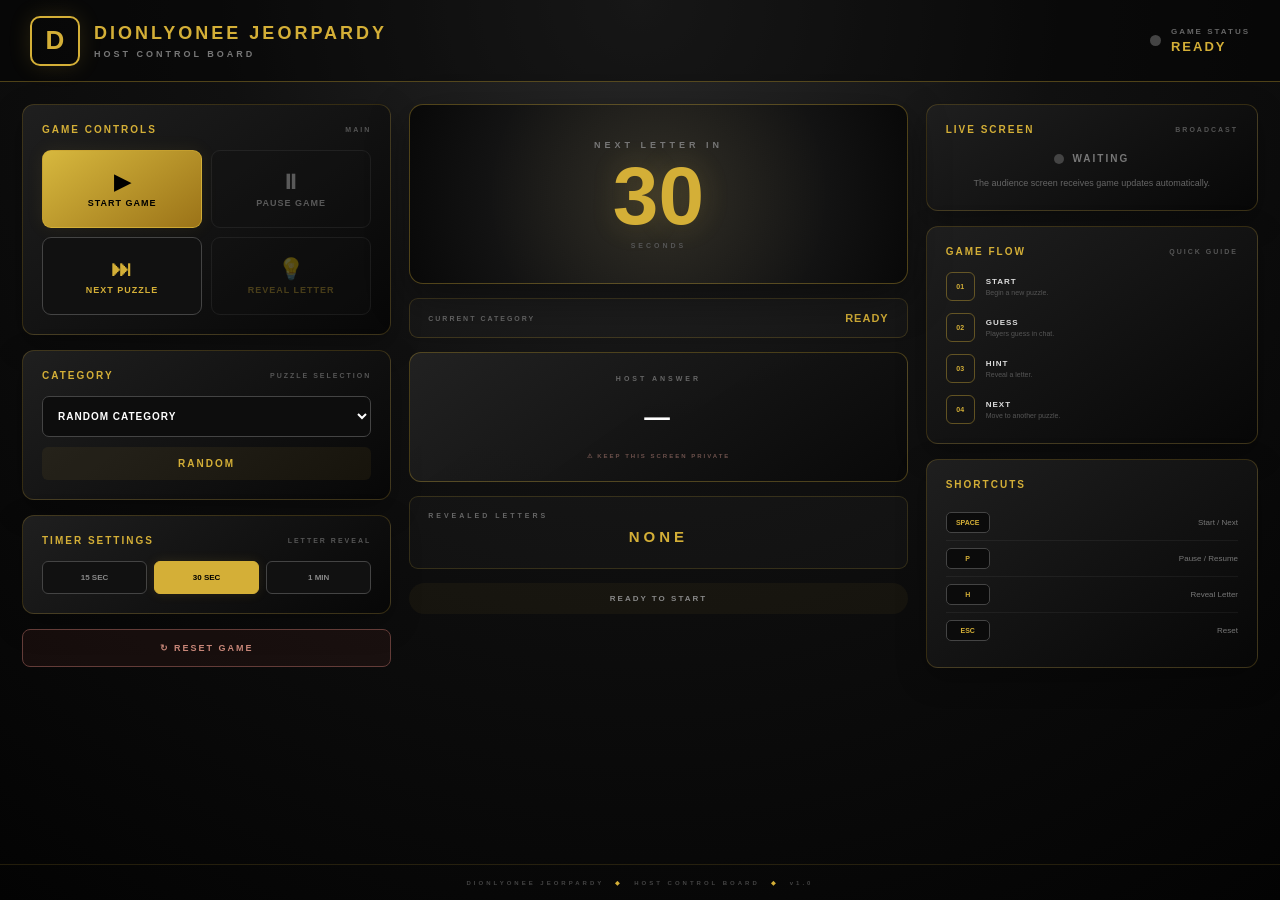
<file: jeopardy/jeopardy-host.html>
<!DOCTYPE html>
<html lang="en">

<head>

    <meta charset="UTF-8">

    <meta
        name="viewport"
        content="width=device-width, initial-scale=1.0"
    >

    <title>Dionlyonee Jeorpardy — Host Control</title>

    <link
        rel="stylesheet"
        href="jeopardy-host.css"
    >

</head>

<body>

<div class="jeopardy-host">


    <!-- HEADER -->

    <header class="jeopardy-host-header">

        <div class="jeopardy-host-brand">

            <div class="jeopardy-host-logo">
                D
            </div>

            <div>

                <h1>
                    DIONLYONEE JEORPARDY
                </h1>

                <span>
                    HOST CONTROL BOARD
                </span>

            </div>

        </div>


        <div class="jeopardy-host-status">

            <span
                id="statusLight"
                class="jeopardy-status-light">
            </span>

            <div>

                <span class="jeopardy-status-label">
                    GAME STATUS
                </span>

                <strong id="gameStatus">
                    READY
                </strong>

            </div>

        </div>

    </header>


    <!-- MAIN -->

    <main class="jeopardy-host-content">


        <!-- LEFT -->

        <section class="jeopardy-control-column">


            <div class="jeopardy-panel">

                <div class="jeopardy-panel-title">

                    <span>
                        GAME CONTROLS
                    </span>

                    <small>
                        MAIN
                    </small>

                </div>


                <div class="jeopardy-control-grid">


                    <button
                        id="startButton"
                        class="jeopardy-control-button start"
                        type="button">

                        <span class="jeopardy-button-icon">
                            ▶
                        </span>

                        <span>
                            START GAME
                        </span>

                    </button>


                    <button
                        id="pauseButton"
                        class="jeopardy-control-button pause"
                        type="button"
                        disabled>

                        <span class="jeopardy-button-icon">
                            ⏸
                        </span>

                        <span id="pauseButtonText">
                            PAUSE GAME
                        </span>

                    </button>


                    <button
                        id="nextButton"
                        class="jeopardy-control-button next"
                        type="button">

                        <span class="jeopardy-button-icon">
                            ⏭
                        </span>

                        <span>
                            NEXT PUZZLE
                        </span>

                    </button>


                    <button
                        id="hintButton"
                        class="jeopardy-control-button hint"
                        type="button"
                        disabled>

                        <span class="jeopardy-button-icon">
                            💡
                        </span>

                        <span>
                            REVEAL LETTER
                        </span>

                    </button>

                </div>

            </div>


            <!-- CATEGORY -->

            <div class="jeopardy-panel">

                <div class="jeopardy-panel-title">

                    <span>
                        CATEGORY
                    </span>

                    <small>
                        PUZZLE SELECTION
                    </small>

                </div>


                <select
                    id="categorySelect"
                    class="jeopardy-category-select">

                    <option value="RANDOM">
                        RANDOM CATEGORY
                    </option>

                    <option value="Countries">
                        COUNTRIES
                    </option>

                    <option value="Animals">
                        ANIMALS
                    </option>

                    <option value="Jamaican Phrases">
                        JAMAICAN PHRASES
                    </option>

                    <option value="Food">
                        FOOD
                    </option>

                    <option value="Things You Do">
                        THINGS YOU DO
                    </option>

                    <option value="Music">
                        MUSIC
                    </option>

                    <option value="Sports">
                        SPORTS
                    </option>

                </select>


                <div
                    id="selectedCategory"
                    class="jeopardy-category-display">

                    RANDOM

                </div>

            </div>


            <!-- TIMER SETTINGS -->

            <div class="jeopardy-panel">

                <div class="jeopardy-panel-title">

                    <span>
                        TIMER SETTINGS
                    </span>

                    <small>
                        LETTER REVEAL
                    </small>

                </div>


                <div class="jeopardy-time-options">

                    <button
                        class="jeopardy-time-button"
                        data-time="15"
                        type="button">

                        15 SEC

                    </button>


                    <button
                        class="jeopardy-time-button active"
                        data-time="30"
                        type="button">

                        30 SEC

                    </button>


                    <button
                        class="jeopardy-time-button"
                        data-time="60"
                        type="button">

                        1 MIN

                    </button>

                </div>

            </div>


            <button
                id="resetButton"
                class="jeopardy-reset-button"
                type="button">

                ↻ RESET GAME

            </button>


        </section>


        <!-- CENTER -->

        <section class="jeopardy-puzzle-column">


            <div class="jeopardy-timer-panel">

                <span class="jeopardy-timer-label">
                    NEXT LETTER IN
                </span>

                <div
                    id="timer"
                    class="jeopardy-timer">

                    30

                </div>

                <span class="jeopardy-timer-unit">
                    SECONDS
                </span>

            </div>


            <div class="jeopardy-current-category">

                <span>
                    CURRENT CATEGORY
                </span>

                <strong id="currentCategory">
                    READY
                </strong>

            </div>


            <div class="jeopardy-answer-panel">

                <span class="jeopardy-answer-label">
                    HOST ANSWER
                </span>

                <div
                    id="answer"
                    class="jeopardy-answer">

                    —

                </div>

                <div class="jeopardy-answer-warning">
                    ⚠ KEEP THIS SCREEN PRIVATE
                </div>

            </div>


            <div class="jeopardy-revealed-panel">

                <span class="jeopardy-answer-label">
                    REVEALED LETTERS
                </span>

                <div
                    id="revealedLetters"
                    class="jeopardy-revealed-letters">

                    NONE

                </div>

            </div>


            <div
                id="hostMessage"
                class="jeopardy-host-message">

                READY TO START

            </div>


        </section>


        <!-- RIGHT -->

        <section class="jeopardy-info-column">


            <div class="jeopardy-panel jeopardy-live-panel">

                <div class="jeopardy-panel-title">

                    <span>
                        LIVE SCREEN
                    </span>

                    <small>
                        BROADCAST
                    </small>

                </div>


                <div class="jeopardy-live-indicator">

                    <span
                        id="liveDot"
                        class="jeopardy-live-dot">
                    </span>

                    <span id="liveText">
                        WAITING
                    </span>

                </div>


                <p>
                    The audience screen receives
                    game updates automatically.
                </p>

            </div>


            <div class="jeopardy-panel">

                <div class="jeopardy-panel-title">

                    <span>
                        GAME FLOW
                    </span>

                    <small>
                        QUICK GUIDE
                    </small>

                </div>


                <div class="jeopardy-flow-list">

                    <div class="jeopardy-flow-item">

                        <span class="jeopardy-flow-number">
                            01
                        </span>

                        <div>

                            <strong>
                                START
                            </strong>

                            <small>
                                Begin a new puzzle.
                            </small>

                        </div>

                    </div>


                    <div class="jeopardy-flow-item">

                        <span class="jeopardy-flow-number">
                            02
                        </span>

                        <div>

                            <strong>
                                GUESS
                            </strong>

                            <small>
                                Players guess in chat.
                            </small>

                        </div>

                    </div>


                    <div class="jeopardy-flow-item">

                        <span class="jeopardy-flow-number">
                            03
                        </span>

                        <div>

                            <strong>
                                HINT
                            </strong>

                            <small>
                                Reveal a letter.
                            </small>

                        </div>

                    </div>


                    <div class="jeopardy-flow-item">

                        <span class="jeopardy-flow-number">
                            04
                        </span>

                        <div>

                            <strong>
                                NEXT
                            </strong>

                            <small>
                                Move to another puzzle.
                            </small>

                        </div>

                    </div>

                </div>

            </div>


            <div class="jeopardy-panel">

                <div class="jeopardy-panel-title">

                    <span>
                        SHORTCUTS
                    </span>

                </div>


                <div class="jeopardy-shortcut">

                    <kbd>
                        SPACE
                    </kbd>

                    <span>
                        Start / Next
                    </span>

                </div>


                <div class="jeopardy-shortcut">

                    <kbd>
                        P
                    </kbd>

                    <span>
                        Pause / Resume
                    </span>

                </div>


                <div class="jeopardy-shortcut">

                    <kbd>
                        H
                    </kbd>

                    <span>
                        Reveal Letter
                    </span>

                </div>


                <div class="jeopardy-shortcut">

                    <kbd>
                        ESC
                    </kbd>

                    <span>
                        Reset
                    </span>

                </div>

            </div>


        </section>

    </main>


    <footer class="jeopardy-host-footer">

        <span>
            DIONLYONEE JEORPARDY
        </span>

        <span>◆</span>

        <span>
            HOST CONTROL BOARD
        </span>

        <span>◆</span>

        <span>
            v1.0
        </span>

    </footer>

</div>


<script>

(function () {

    "use strict";


    /* =====================================================
       BROADCAST CHANNEL
    ===================================================== */

    const channel =
        new BroadcastChannel(
            "dionlyonee-jeorpardy-game"
        );


    /* =====================================================
       PUZZLES
    ===================================================== */

    const puzzles = {

        Countries: [
            "JAMAICA",
            "CANADA",
            "BRAZIL",
            "JAPAN",
            "MEXICO",
            "BAHAMAS",
            "BARBADOS",
            "FRANCE",
            "GERMANY",
            "AUSTRALIA",
            "UNITED STATES",
            "UNITED KINGDOM",
            "SPAIN",
            "ITALY",
            "PORTUGAL",
            "ARGENTINA",
            "CHILE",
            "COLOMBIA",
            "CUBA",
            "DOMINICAN REPUBLIC",
            "HAITI",
            "TRINIDAD AND TOBAGO",
            "GUYANA",
            "COSTA RICA",
            "PANAMA",
            "BELIZE",
            "SOUTH AFRICA",
            "NIGERIA",
            "GHANA",
            "KENYA",
            "EGYPT",
            "MOROCCO",
            "INDIA",
            "CHINA",
            "SOUTH KOREA",
            "THAILAND",
            "PHILIPPINES",
            "INDONESIA",
            "NEW ZEALAND",
            "IRELAND",
            "GREECE",
            "TURKEY"
        ],

        Animals: [
            "ELEPHANT",
            "GIRAFFE",
            "MONKEY",
            "DOLPHIN",
            "CROCODILE",
            "KANGAROO",
            "TIGER",
            "GORILLA",
            "PENGUIN",
            "ZEBRA",
            "LION",
            "CHEETAH",
            "LEOPARD",
            "BEAR",
            "POLAR BEAR",
            "WOLF",
            "FOX",
            "RABBIT",
            "HORSE",
            "DONKEY",
            "GOAT",
            "SHEEP",
            "COW",
            "PIG",
            "CHICKEN",
            "EAGLE",
            "PARROT",
            "OWL",
            "FLAMINGO",
            "PEACOCK",
            "OSTRICH",
            "SNAKE",
            "LIZARD",
            "TURTLE",
            "FROG",
            "SHARK",
            "WHALE",
            "OCTOPUS",
            "SEAL",
            "BUTTERFLY",
            "SPIDER",
            "LOBSTER",
            "CRAB",
            "BAT"
        ],

        "Jamaican Phrases": [
            "WAH GWAAN",
            "WEH YUH A SEH",
            "MI DEH YA",
            "EVERYTING IRIE",
            "BIG UP",
            "WALK GOOD",
            "NO PROBLEM",
            "MEK WE GO",
            "YEAH MON",
            "MI SOON COME",
            "WEH DI DEAL",
            "HOW YUH MEAN",
            "MI NUH KNOW",
            "MI NUH CARE",
            "NO WORRIES",
            "ONE LOVE",
            "RESPECT",
            "BLESS UP",
            "GIVE THANKS",
            "NUFF RESPECT",
            "IRIE VIBES",
            "COME YA",
            "TEK TIME",
            "HOLD A FAITH",
            "MEK IT GO",
            "WHA YUH A DO",
            "HOW TING DEH",
            "MI GOOD",
            "YUH GOOD",
            "SEEN",
            "FI REAL",
            "NO LIE",
            "MI TELL YUH",
            "WAH FI DO",
            "MI A COME",
            "MI A GO",
            "MEK WE LINK"
        ],

        Food: [
            "JERK CHICKEN",
            "RICE AND PEAS",
            "PIZZA",
            "HAMBURGER",
            "ICE CREAM",
            "FRIED CHICKEN",
            "CURRY GOAT",
            "OXTAIL",
            "BROWN STEW CHICKEN",
            "ESCOVITCH FISH",
            "ACKEE AND SALTFISH",
            "FESTIVAL",
            "FRIED DUMPLING",
            "BAMMY",
            "CALLALOO",
            "PEPPER POT SOUP",
            "GOAT SOUP",
            "CHICKEN SOUP",
            "RED PEA SOUP",
            "BEEF PATTY",
            "COCO BREAD",
            "CURRY CHICKEN",
            "STEAMED FISH",
            "JERK PORK",
            "JERK SHRIMP",
            "MAC AND CHEESE",
            "FRIED FISH",
            "FRENCH FRIES",
            "TACOS",
            "BURRITO",
            "HOT DOG",
            "CHEESEBURGER",
            "PANCAKES",
            "WAFFLES",
            "CHOCOLATE CAKE",
            "CHEESECAKE",
            "DONUTS",
            "COOKIES",
            "POPCORN",
            "CHICKEN WINGS",
            "SPAGHETTI",
            "LASAGNA",
            "FRIED RICE",
            "NOODLES",
            "RAMEN",
            "SUSHI"
        ],

        "Things You Do": [
            "WATCH TV",
            "PLAY VIDEO GAMES",
            "GO SHOPPING",
            "GO TO THE BEACH",
            "WATCH A MOVIE",
            "LISTEN TO MUSIC",
            "GO TO SCHOOL",
            "GO TO WORK",
            "TAKE A NAP",
            "GO TO SLEEP",
            "BRUSH YOUR TEETH",
            "TAKE A SHOWER",
            "COOK DINNER",
            "ORDER FOOD",
            "GO TO THE GYM",
            "PLAY BASKETBALL",
            "PLAY FOOTBALL",
            "PLAY SOCCER",
            "GO SWIMMING",
            "GO FOR A WALK",
            "DRIVE A CAR",
            "TAKE A FLIGHT",
            "GO ON VACATION",
            "CLEAN THE HOUSE",
            "DO LAUNDRY",
            "WASH THE DISHES",
            "TAKE OUT THE TRASH",
            "MAKE BREAKFAST",
            "DRINK COFFEE",
            "DRINK WATER",
            "READ A BOOK",
            "USE YOUR PHONE",
            "TAKE A SELFIE",
            "GO TO A PARTY",
            "HANG OUT WITH FRIENDS",
            "CALL YOUR FAMILY",
            "GO TO THE STORE",
            "GO TO THE MOVIES",
            "GO TO A CONCERT"
        ],

        Music: [
            "REGGAE MUSIC",
            "DANCEHALL MUSIC",
            "HIP HOP",
            "RHYTHM AND BLUES",
            "COUNTRY MUSIC",
            "ROCK AND ROLL",
            "POP MUSIC",
            "GOSPEL MUSIC",
            "JAZZ MUSIC",
            "CLASSICAL MUSIC",
            "REGGAETON",
            "AFROBEATS",
            "SOCA MUSIC",
            "CALYPSO MUSIC",
            "LIVE CONCERT",
            "MUSIC VIDEO",
            "DJ PARTY",
            "SOUND SYSTEM",
            "MUSIC FESTIVAL",
            "DANCE FLOOR"
        ],

        Sports: [
            "BASKETBALL",
            "FOOTBALL",
            "SOCCER",
            "BASEBALL",
            "CRICKET",
            "TENNIS",
            "GOLF",
            "VOLLEYBALL",
            "BOXING",
            "WRESTLING",
            "SWIMMING",
            "TRACK AND FIELD",
            "TABLE TENNIS",
            "BADMINTON",
            "HOCKEY",
            "SKATEBOARDING",
            "SURFING",
            "CYCLING",
            "BOWLING",
            "GYMNASTICS",
            "MARATHON",
            "FORMULA ONE",
            "CAR RACING",
            "HORSE RACING",
            "DARTS",
            "KICKBOXING",
            "MMA",
            "STREET BASKETBALL"
        ]

    };


    /* =====================================================
       GAME STATE
    ===================================================== */

    let revealTime = 30;

    let answer = "";

    let category = "";

    let selectedCategory = "RANDOM";

    let revealed = [];

    let seconds = revealTime;

    let running = false;

    let paused = false;

    let timer = null;


    /* =====================================================
       ELEMENTS
    ===================================================== */

    const startButton =
        document.getElementById("startButton");

    const pauseButton =
        document.getElementById("pauseButton");

    const pauseButtonText =
        document.getElementById("pauseButtonText");

    const nextButton =
        document.getElementById("nextButton");

    const hintButton =
        document.getElementById("hintButton");

    const resetButton =
        document.getElementById("resetButton");

    const categorySelect =
        document.getElementById("categorySelect");

    const selectedCategoryDisplay =
        document.getElementById("selectedCategory");

    const currentCategory =
        document.getElementById("currentCategory");

    const answerElement =
        document.getElementById("answer");

    const revealedElement =
        document.getElementById("revealedLetters");

    const timerElement =
        document.getElementById("timer");

    const hostMessage =
        document.getElementById("hostMessage");

    const gameStatus =
        document.getElementById("gameStatus");

    const statusLight =
        document.getElementById("statusLight");

    const liveDot =
        document.getElementById("liveDot");

    const liveText =
        document.getElementById("liveText");


    /* =====================================================
       SEND STATE
    ===================================================== */

    function sendState() {

        channel.postMessage({

            category,
            answer,
            revealed,
            seconds,
            running,
            paused,

            phase:
                paused
                    ? "paused"
                    : running
                        ? "playing"
                        : "waiting"

        });

    }


    /* =====================================================
       CHOOSE PUZZLE
    ===================================================== */

    function choosePuzzle() {

        const categories =
            Object.keys(puzzles);

        category =
            selectedCategory === "RANDOM"
                ? categories[
                    Math.floor(
                        Math.random() *
                        categories.length
                    )
                ]
                : selectedCategory;

        const categoryPuzzles =
            puzzles[category];

        answer =
            categoryPuzzles[
                Math.floor(
                    Math.random() *
                    categoryPuzzles.length
                )
            ];

        revealed = [];

    }


    /* =====================================================
       START
    ===================================================== */

    function startGame() {

        clearInterval(timer);

        choosePuzzle();

        seconds = revealTime;

        running = true;

        paused = false;

        updateDisplay();

        updateStatus("LIVE", true);

        pauseButton.disabled = false;

        hintButton.disabled = false;

        pauseButtonText.textContent =
            "PAUSE GAME";

        hostMessage.textContent =
            "GAME IS LIVE";

        sendState();

        timer =
            setInterval(
                tick,
                1000
            );

    }


    /* =====================================================
       TIMER
    ===================================================== */

    function tick() {

        if (paused) {
            return;
        }

        seconds--;

        updateDisplay();

        sendState();

        if (seconds <= 0) {
            revealLetter();
        }

    }


    /* =====================================================
       REVEAL
    ===================================================== */

    function revealLetter() {

        if (!running || paused) {
            return;
        }

        clearInterval(timer);

        const hiddenLetters =
            [
                ...new Set(
                    answer
                        .replace(/ /g, "")
                        .split("")
                        .filter(
                            letter =>
                                !revealed.includes(letter)
                        )
                )
            ];

        if (!hiddenLetters.length) {

            completeGame();

            return;

        }

        const letter =
            hiddenLetters[
                Math.floor(
                    Math.random() *
                    hiddenLetters.length
                )
            ];

        revealed.push(letter);

        seconds = revealTime;

        hostMessage.textContent =
            "LETTER REVEALED: " + letter;

        updateDisplay();

        sendState();

        if (puzzleComplete()) {

            completeGame();

            return;

        }

        timer =
            setInterval(
                tick,
                1000
            );

    }


    /* =====================================================
       COMPLETE
    ===================================================== */

    function puzzleComplete() {

        const letters =
            [
                ...new Set(
                    answer
                        .replace(/ /g, "")
                        .split("")
                )
            ];

        return letters.every(
            letter =>
                revealed.includes(letter)
        );

    }


    function completeGame() {

        clearInterval(timer);

        running = false;

        paused = false;

        timerElement.textContent = "✓";

        updateStatus(
            "COMPLETE",
            false
        );

        hostMessage.textContent =
            "PUZZLE COMPLETE";

        pauseButton.disabled = true;

        hintButton.disabled = true;

        sendState();

    }


    /* =====================================================
       PAUSE
    ===================================================== */

    function togglePause() {

        if (!running) {
            return;
        }

        paused = !paused;

        if (paused) {

            clearInterval(timer);

            pauseButtonText.textContent =
                "RESUME GAME";

            hostMessage.textContent =
                "GAME PAUSED";

            updateStatus(
                "PAUSED",
                false
            );

        } else {

            pauseButtonText.textContent =
                "PAUSE GAME";

            hostMessage.textContent =
                "GAME IS LIVE";

            updateStatus(
                "LIVE",
                true
            );

            timer =
                setInterval(
                    tick,
                    1000
                );

        }

        sendState();

    }


    /* =====================================================
       NEXT
    ===================================================== */

    function nextPuzzle() {

        startGame();

        hostMessage.textContent =
            "NEW PUZZLE STARTED";

        sendState();

    }


    /* =====================================================
       RESET
    ===================================================== */

    function resetGame() {

        clearInterval(timer);

        answer = "";

        category = "";

        revealed = [];

        seconds = revealTime;

        running = false;

        paused = false;

        updateDisplay();

        updateStatus(
            "READY",
            false
        );

        hostMessage.textContent =
            "READY TO START";

        pauseButton.disabled = true;

        hintButton.disabled = true;

        pauseButtonText.textContent =
            "PAUSE GAME";

        sendState();

    }


    /* =====================================================
       DISPLAY
    ===================================================== */

    function updateDisplay() {

        selectedCategoryDisplay.textContent =
            selectedCategory === "RANDOM"
                ? "RANDOM"
                : selectedCategory.toUpperCase();

        currentCategory.textContent =
            category
                ? category.toUpperCase()
                : "READY";

        answerElement.textContent =
            answer || "—";

        revealedElement.textContent =
            revealed.length
                ? revealed.join(" • ")
                : "NONE";

        timerElement.textContent =
            seconds;

    }


    /* =====================================================
       STATUS
    ===================================================== */

    function updateStatus(status, live) {

        gameStatus.textContent =
            status;

        statusLight.className =
            "jeopardy-status-light";

        if (status === "LIVE") {
            statusLight.classList.add("live");
        }

        if (status === "PAUSED") {
            statusLight.classList.add("paused");
        }

        if (status === "COMPLETE") {
            statusLight.classList.add("complete");
        }

        if (live) {

            liveDot.classList.add("active");

            liveText.textContent =
                "LIVE";

        } else {

            liveDot.classList.remove("active");

            liveText.textContent =
                "WAITING";

        }

    }


    /* =====================================================
       EVENTS
    ===================================================== */

    startButton.addEventListener(
        "click",
        startGame
    );

    pauseButton.addEventListener(
        "click",
        togglePause
    );

    nextButton.addEventListener(
        "click",
        nextPuzzle
    );

    hintButton.addEventListener(
        "click",
        revealLetter
    );

    resetButton.addEventListener(
        "click",
        function () {

            if (
                confirm(
                    "Reset the current game?"
                )
            ) {

                resetGame();

            }

        }
    );


    /* CATEGORY */

    categorySelect.addEventListener(
        "change",
        function () {

            selectedCategory =
                categorySelect.value;

            updateDisplay();

        }
    );


    /* TIMER SETTINGS */

    document
        .querySelectorAll(".jeopardy-time-button")
        .forEach(
            function (button) {

                button.addEventListener(
                    "click",
                    function () {

                        if (running) {
                            return;
                        }

                        document
                            .querySelectorAll(
                                ".jeopardy-time-button"
                            )
                            .forEach(
                                item =>
                                    item.classList.remove(
                                        "active"
                                    )
                            );

                        button.classList.add(
                            "active"
                        );

                        revealTime =
                            Number(
                                button.dataset.time
                            );

                        seconds =
                            revealTime;

                        updateDisplay();

                    }
                );

            }
        );


    /* KEYBOARD */

    document.addEventListener(
        "keydown",
        function (event) {

            const tag =
                document.activeElement.tagName;

            if (
                tag === "SELECT" ||
                tag === "INPUT" ||
                tag === "TEXTAREA"
            ) {
                return;
            }

            if (event.code === "Space") {

                event.preventDefault();

                if (running) {
                    nextPuzzle();
                } else {
                    startGame();
                }

            }

            if (
                event.key.toLowerCase() === "p"
            ) {
                togglePause();
            }

            if (
                event.key.toLowerCase() === "h"
            ) {
                revealLetter();
            }

            if (event.key === "Escape") {
                resetGame();
            }

        }
    );


    /* =====================================================
       INITIALIZE
    ===================================================== */

    updateDisplay();

    updateStatus(
        "READY",
        false
    );

    sendState();


    /* =====================================================
       CLEANUP
    ===================================================== */

    window.addEventListener(
        "beforeunload",
        function () {

            clearInterval(timer);

            channel.close();

        }
    );

})();

</script>

</body>
</html>
</file>
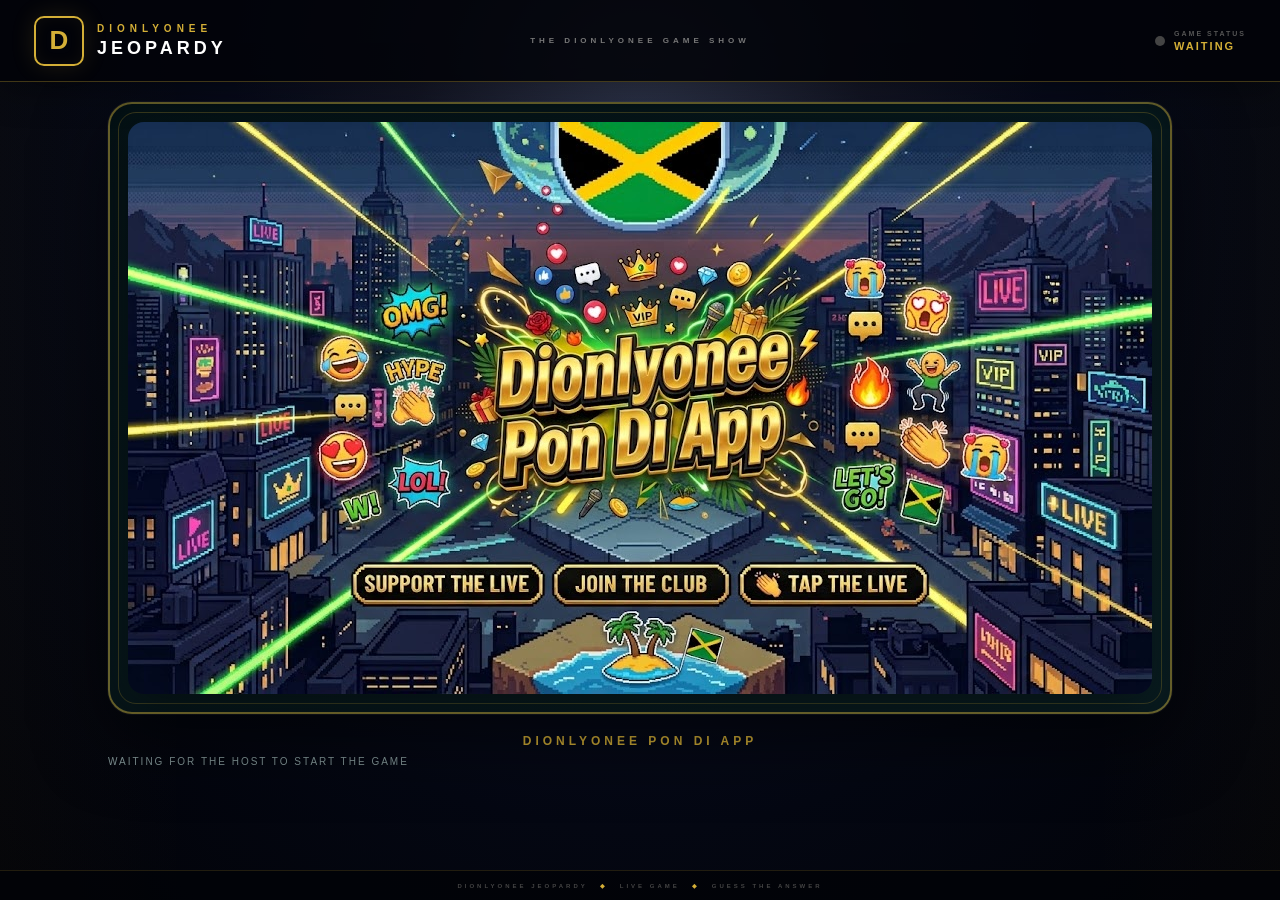
<file: jeopardy/jeopardy-live.html>
<!DOCTYPE html>
<html lang="en">

<head>

    <meta charset="UTF-8">

    <meta
        name="viewport"
        content="width=device-width, initial-scale=1.0"
    >

    <title>Dionlyonee Jeopardy — Live Game</title>

    <link
        rel="stylesheet"
        href="jeopardy-live.css"
    >

    <style>

        /* =====================================================
           PON DI APP WAITING SCREEN
        ===================================================== */

        .pon-di-waiting {

            width: 100%;
            min-height: 520px;

            display: flex;
            align-items: center;
            justify-content: center;

            padding: 18px;

            border-radius: 24px;

            background:
                linear-gradient(
                    145deg,
                    #061519,
                    #0b2227
                );

            border: 2px solid
                rgba(212, 175, 55, .45);

            box-shadow:
                0 0 0 1px rgba(255,255,255,.04),
                0 25px 70px rgba(0,0,0,.55),
                inset 0 0 40px rgba(0,0,0,.35);

            overflow: hidden;

            position: relative;

        }


        /* Gold decorative frame */

        .pon-di-waiting::before {

            content: "";

            position: absolute;

            inset: 8px;

            border: 1px solid
                rgba(212,175,55,.25);

            border-radius: 18px;

            pointer-events: none;

        }


        /* Image */

        .pon-di-image {

            display: block;

            width: 100%;
            max-width: 1100px;

            height: auto;

            max-height: 600px;

            object-fit: contain;

            border-radius: 16px;

            position: relative;

            z-index: 2;

            box-shadow:
                0 15px 45px rgba(0,0,0,.45);

        }


        /* =====================================================
           WAITING TEXT UNDER IMAGE
        ===================================================== */

        .pon-di-message {

            margin-top: 20px;

            text-align: center;

            color: #d4af37;

            font-size: 12px;

            font-weight: 900;

            letter-spacing: 4px;

            text-transform: uppercase;

        }


        .pon-di-submessage {

            margin-top: 8px;

            color: #829596;

            font-size: 10px;

            letter-spacing: 2px;

        }


        /* =====================================================
           HIDDEN
        ===================================================== */

        .hidden {

            display: none !important;

        }


        /* =====================================================
           MOBILE
        ===================================================== */

        @media(max-width:700px) {

            .pon-di-waiting {

                min-height: 320px;

                padding: 10px;

            }

            .pon-di-message {

                font-size: 9px;

                letter-spacing: 2px;

            }

            .pon-di-submessage {

                font-size: 8px;

            }

        }

    </style>

</head>


<body>

<div class="live-game">


    <!-- =====================================================
         TOP HEADER
    ====================================================== -->

    <header class="live-header">

        <div class="live-brand">

            <div class="live-logo">
                D
            </div>

            <div class="live-brand-text">

                <div class="live-brand-name">
                    DIONLYONEE
                </div>

                <div class="live-game-name">
                    JEOPARDY
                </div>

            </div>

        </div>


        <div class="live-header-center">

            <div class="show-label">
                THE DIONLYONEE GAME SHOW
            </div>

        </div>


        <div class="live-status">

            <span
                id="liveStatusDot"
                class="live-status-dot">
            </span>

            <div>

                <span class="live-status-label">
                    GAME STATUS
                </span>

                <strong id="liveStatusText">
                    WAITING
                </strong>

            </div>

        </div>

    </header>


    <!-- =====================================================
         MAIN
    ====================================================== -->

    <main class="live-main">


        <!-- =================================================
             WAITING SCREEN
        ================================================== -->

        <section
            id="waitingScreen"
            class="waiting-container"
        >

            <div class="pon-di-waiting">

                <img
                    src="dionlyonee-pon-di-app.png"
                    alt="Dionlyonee Pon Di App"
                    class="pon-di-image"
                >

            </div>


            <div class="pon-di-message">

                DIONLYONEE PON DI APP

            </div>


            <div class="pon-di-submessage">

                WAITING FOR THE HOST TO START THE GAME

            </div>

        </section>


        <!-- =================================================
             GAME SCREEN
        ================================================== -->

        <section
            id="gameScreen"
            class="game-screen hidden"
        >


            <!-- TOP GAME INFORMATION -->

            <section class="live-top-info">

                <div class="live-round">

                    <span>
                        DIONLYONEE
                    </span>

                    <strong>
                        GAME SHOW
                    </strong>

                </div>


                <div
                    id="category"
                    class="live-category">

                    WAITING FOR CATEGORY

                </div>


                <div class="live-round">

                    <span>
                        ROUND
                    </span>

                    <strong>
                        01
                    </strong>

                </div>

            </section>


            <!-- GAME BOARD -->

            <section class="live-board">


                <div class="category-banner">

                    <div class="category-line"></div>

                    <div>

                        <span class="category-small">
                            CATEGORY
                        </span>

                        <h1 id="categoryTitle">
                            READY TO PLAY
                        </h1>

                    </div>

                    <div class="category-line"></div>

                </div>


                <div
                    id="puzzle"
                    class="live-puzzle">
                </div>


                <div
                    id="gameMessage"
                    class="live-message">

                    WAITING FOR THE HOST TO START THE GAME

                </div>


            </section>


            <!-- TIMER -->

            <section class="live-bottom-area">


                <div class="timer-card">

                    <span class="timer-label">
                        NEXT LETTER
                    </span>

                    <div
                        id="timer"
                        class="live-timer">

                        30

                    </div>

                    <span class="timer-unit">
                        SECONDS
                    </span>

                </div>


                <div class="instructions-card">

                    <div class="instructions-icon">
                        ?
                    </div>

                    <div>

                        <span class="instructions-label">
                            HOW TO PLAY
                        </span>

                        <p id="instructionText">
                            Guess the hidden word or phrase!
                        </p>

                    </div>

                </div>


            </section>


            <!-- COMPLETION OVERLAY -->

            <div
                id="completeOverlay"
                class="complete-overlay"
            >

                <div class="complete-box">

                    <div class="complete-stars">
                        ◆ ◆ ◆
                    </div>

                    <div class="complete-label">
                        PUZZLE COMPLETE
                    </div>

                    <div
                        id="completeAnswer"
                        class="complete-answer">
                    </div>

                    <div class="complete-subtitle">
                        GREAT JOB!
                    </div>

                    <div class="complete-stars">
                        ◆ ◆ ◆
                    </div>

                </div>

            </div>

        </section>

    </main>


    <!-- =====================================================
         FOOTER
    ====================================================== -->

    <footer class="live-footer">

        <span>
            DIONLYONEE JEOPARDY
        </span>

        <span>
            ◆
        </span>

        <span>
            LIVE GAME
        </span>

        <span>
            ◆
        </span>

        <span>
            GUESS THE ANSWER
        </span>

    </footer>


</div>


<script>

(function () {

    "use strict";


    /* =====================================================
       BROADCAST CHANNEL
    ===================================================== */

    const channel =
        new BroadcastChannel(
            "dionlyonee-jeorpardy-game"
        );


    /* =====================================================
       ELEMENTS
    ===================================================== */

    const waitingScreen =
        document.getElementById(
            "waitingScreen"
        );

    const gameScreen =
        document.getElementById(
            "gameScreen"
        );

    const puzzleElement =
        document.getElementById(
            "puzzle"
        );

    const categoryElement =
        document.getElementById(
            "category"
        );

    const categoryTitle =
        document.getElementById(
            "categoryTitle"
        );

    const timerElement =
        document.getElementById(
            "timer"
        );

    const gameMessage =
        document.getElementById(
            "gameMessage"
        );

    const statusDot =
        document.getElementById(
            "liveStatusDot"
        );

    const statusText =
        document.getElementById(
            "liveStatusText"
        );

    const instructionText =
        document.getElementById(
            "instructionText"
        );

    const completeOverlay =
        document.getElementById(
            "completeOverlay"
        );

    const completeAnswer =
        document.getElementById(
            "completeAnswer"
        );


    /* =====================================================
       SHOW WAITING SCREEN
    ===================================================== */

    function showWaiting() {

        waitingScreen.classList.remove(
            "hidden"
        );

        gameScreen.classList.add(
            "hidden"
        );

        statusDot.className =
            "live-status-dot";

        statusText.textContent =
            "WAITING";

    }


    /* =====================================================
       CREATE PUZZLE
    ===================================================== */

    function renderPuzzle(
        answer,
        revealed
    ) {

        puzzleElement.innerHTML = "";


        if (!answer) {

            const waiting =
                document.createElement(
                    "div"
                );

            waiting.className =
                "puzzle-waiting";

            waiting.innerHTML = `
                <div class="waiting-symbol">?</div>
                <div>WAITING FOR PUZZLE</div>
            `;

            puzzleElement.appendChild(
                waiting
            );

            return;

        }


        const revealSet =
            new Set(
                revealed || []
            );


        answer
            .split("")
            .forEach(
                function(character) {


                    /* SPACE */

                    if (
                        character === " "
                    ) {

                        const space =
                            document.createElement(
                                "div"
                            );

                        space.className =
                            "puzzle-space";

                        puzzleElement.appendChild(
                            space
                        );

                        return;

                    }


                    /* LETTER */

                    const tile =
                        document.createElement(
                            "div"
                        );

                    tile.className =
                        "puzzle-letter";


                    if (
                        revealSet.has(
                            character
                        )
                    ) {

                        tile.classList.add(
                            "revealed"
                        );

                        tile.textContent =
                            character;

                    }


                    puzzleElement.appendChild(
                        tile
                    );

                }
            );

    }


    /* =====================================================
       UPDATE GAME STATUS
    ===================================================== */

    function updateStatus(
        phase
    ) {

        statusDot.className =
            "live-status-dot";


        if (
            phase === "playing"
        ) {

            statusDot.classList.add(
                "active"
            );

            statusText.textContent =
                "LIVE";

            gameMessage.textContent =
                "GUESS THE ANSWER!";

            instructionText.textContent =
                "Guess the hidden word or phrase before the next letter is revealed.";

            return;

        }


        if (
            phase === "paused"
        ) {

            statusDot.classList.add(
                "paused"
            );

            statusText.textContent =
                "PAUSED";

            gameMessage.textContent =
                "GAME PAUSED";

            instructionText.textContent =
                "The host has temporarily paused the game.";

            return;

        }


        statusText.textContent =
            "WAITING";

        gameMessage.textContent =
            "WAITING FOR THE HOST TO START THE GAME";

        instructionText.textContent =
            "Guess the hidden word or phrase!";

    }


    /* =====================================================
       RECEIVE HOST STATE
    ===================================================== */

    channel.onmessage =
        function(event) {

            const state =
                event.data;


            if (!state) {
                return;
            }


            /*
             * If the host has not started,
             * show the Pon Di App artwork.
             */

            if (
                !state.answer ||
                state.phase === "waiting"
            ) {

                showWaiting();

                return;

            }


            /*
             * Hide waiting artwork.
             */

            waitingScreen.classList.add(
                "hidden"
            );

            gameScreen.classList.remove(
                "hidden"
            );


            /* DATA */

            const answer =
                state.answer || "";


            const revealed =
                Array.isArray(
                    state.revealed
                )
                    ? state.revealed
                    : [];


            const category =
                state.category || "";


            const seconds =
                Number.isFinite(
                    Number(state.seconds)
                )
                    ? Number(state.seconds)
                    : 30;


            const phase =
                state.phase || "waiting";


            /* CATEGORY */

            categoryElement.textContent =
                category
                    ? category.toUpperCase()
                    : "WAITING FOR CATEGORY";


            categoryTitle.textContent =
                category
                    ? category.toUpperCase()
                    : "READY TO PLAY";


            /* TIMER */

            timerElement.textContent =
                seconds;


            timerElement.classList.remove(
                "warning",
                "danger"
            );


            if (
                seconds <= 10
            ) {

                timerElement.classList.add(
                    "danger"
                );

            }
            else if (
                seconds <= 20
            ) {

                timerElement.classList.add(
                    "warning"
                );

            }


            /* PUZZLE */

            renderPuzzle(
                answer,
                revealed
            );


            /* STATUS */

            updateStatus(
                phase
            );


            /* COMPLETION */

            if (
                answer &&
                revealed.length
            ) {

                const uniqueLetters =
                    [
                        ...new Set(
                            answer
                                .replace(
                                    / /g,
                                    ""
                                )
                                .split("")
                        )
                    ];


                const complete =
                    uniqueLetters.every(
                        function(letter) {

                            return revealed.includes(
                                letter
                            );

                        }
                    );


                if (complete) {

                    completeOverlay.classList.add(
                        "show"
                    );

                    completeAnswer.textContent =
                        answer;

                    gameMessage.textContent =
                        "PUZZLE COMPLETE";

                }
                else {

                    completeOverlay.classList.remove(
                        "show"
                    );

                }

            }
            else {

                completeOverlay.classList.remove(
                    "show"
                );

            }

        };


    /* =====================================================
       INITIAL STATE
    ===================================================== */

    showWaiting();


    /* =====================================================
       CLEANUP
    ===================================================== */

    window.addEventListener(
        "beforeunload",
        function() {

            channel.close();

        }
    );

})();

</script>


</body>

</html>
</file>
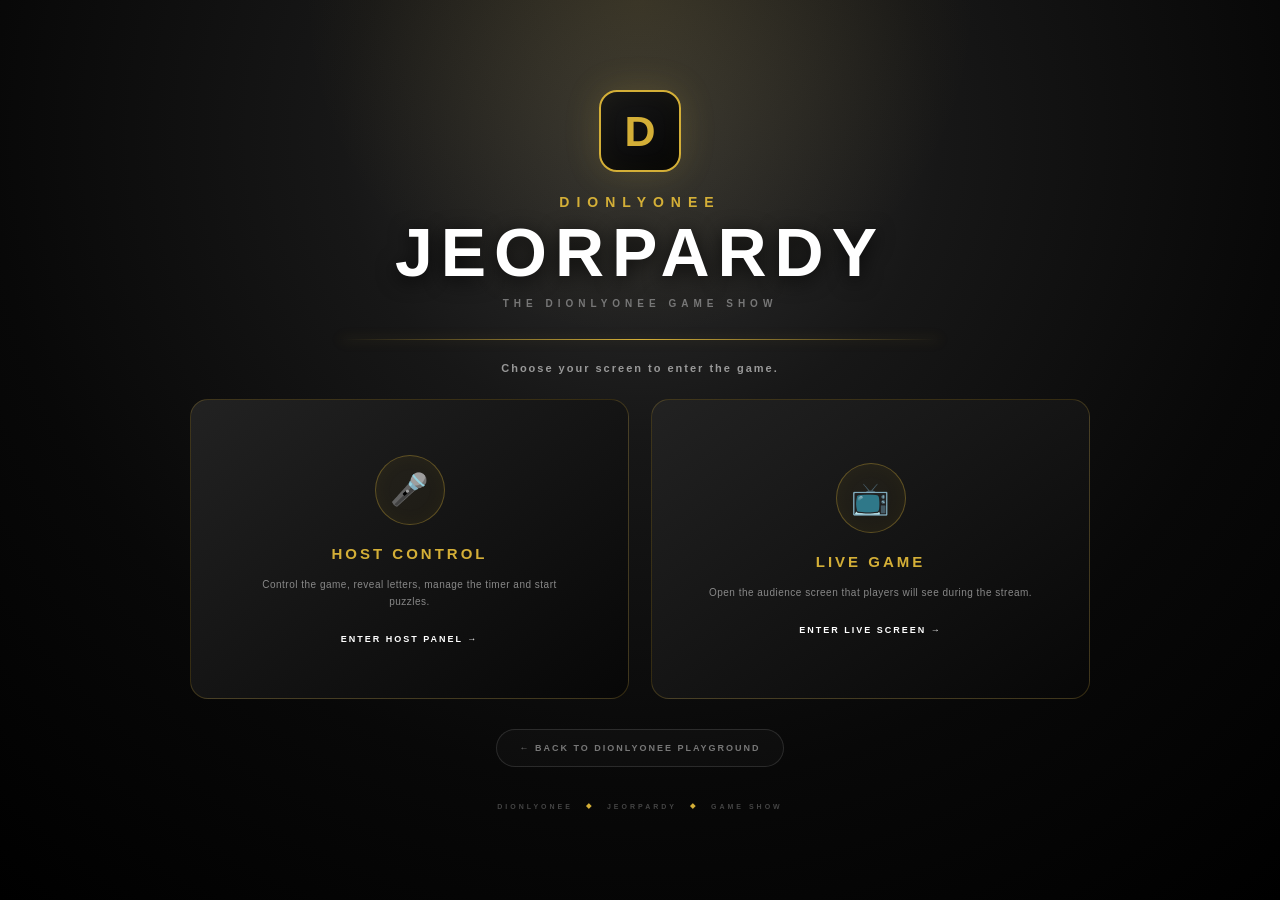
<file: jeopardy/jeopardy.html>
<!DOCTYPE html>
<html lang="en">

<head>
    <meta charset="UTF-8">
    <meta
        name="viewport"
        content="width=device-width, initial-scale=1.0"
    >

    <title>Dionlyonee Jeorpardy</title>

    <link
        rel="stylesheet"
        href="jeopardy.css"
    >
</head>

<body>

<div class="jeopardy-launcher">

    <!-- LOGO -->
    <div class="jeopardy-logo">
        D
    </div>


    <!-- BRAND -->
    <div class="brand-name">
        DIONLYONEE
    </div>


    <div class="game-name">
        JEORPARDY
    </div>


    <div class="game-subtitle">
        THE DIONLYONEE GAME SHOW
    </div>


    <!-- DIVIDER -->
    <div class="gold-line"></div>


    <!-- DESCRIPTION -->
    <p class="launcher-description">
        Choose your screen to enter the game.
    </p>


    <!-- SCREEN OPTIONS -->
    <div class="screen-options">


        <!-- HOST CONTROL -->
        <button
            type="button"
            class="screen-card host-card"
            onclick="openHost()"
        >

            <div class="card-icon">
                🎤
            </div>

            <div class="card-title">
                HOST CONTROL
            </div>

            <div class="card-description">
                Control the game, reveal letters,
                manage the timer and start puzzles.
            </div>

            <div class="card-action">
                ENTER HOST PANEL →
            </div>

        </button>


        <!-- LIVE GAME -->
        <button
            type="button"
            class="screen-card live-card"
            onclick="openLive()"
        >

            <div class="card-icon">
                📺
            </div>

            <div class="card-title">
                LIVE GAME
            </div>

            <div class="card-description">
                Open the audience screen that
                players will see during the stream.
            </div>

            <div class="card-action">
                ENTER LIVE SCREEN →
            </div>

        </button>


    </div>


    <!-- BACK TO PLAYGROUND -->
    <button
        type="button"
        class="back-button"
        onclick="goBack()"
    >

        ← BACK TO DIONLYONEE PLAYGROUND

    </button>


    <!-- FOOTER -->
    <div class="launcher-footer">

        <span>DIONLYONEE</span>

        <span>◆</span>

        <span>JEORPARDY</span>

        <span>◆</span>

        <span>GAME SHOW</span>

    </div>

</div>


<script>

"use strict";

function openHost() {

    window.open(
        "jeopardy-host.html",
        "_blank"
    );

}


function openLive() {

    window.open(
        "jeopardy-live.html",
        "_blank"
    );

}


function goBack() {

    window.location.href =
        "../index.html";

}

</script>

</body>
</html>
</file>
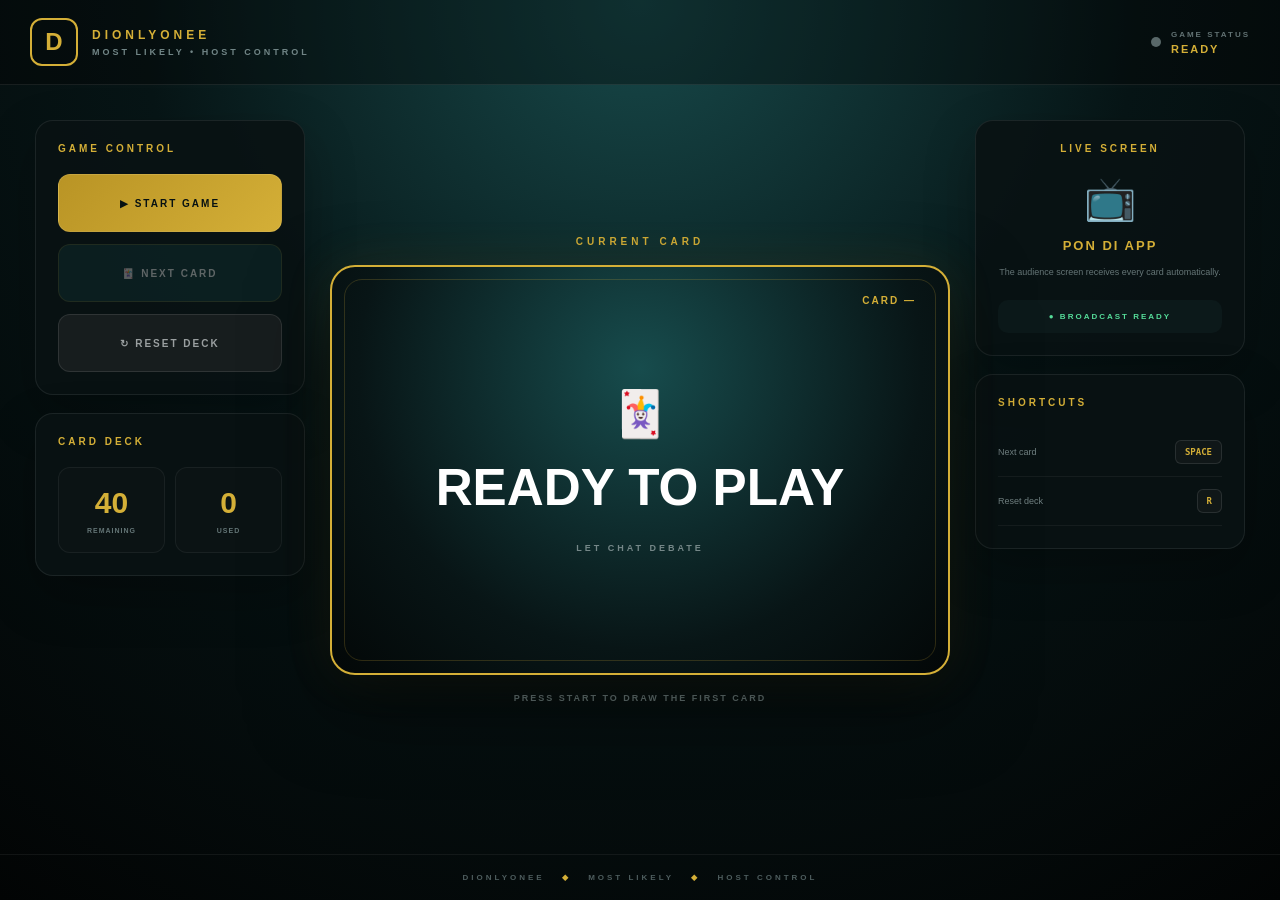
<file: most-Likely/most-likely-host.html>
<!DOCTYPE html>
<html lang="en">

<head>

    <meta charset="UTF-8">

    <meta
        name="viewport"
        content="width=device-width, initial-scale=1.0"
    >

    <title>Dionlyonee Most Likely — Host</title>


    <style>

        * {
            box-sizing: border-box;
        }


        html,
        body {

            margin: 0;

            min-height: 100%;

        }


        body {

            min-height: 100vh;

            font-family:
                Arial,
                Helvetica,
                sans-serif;

            color: white;

            background:

                radial-gradient(
                    circle at 50% 0%,
                    #17494a,
                    #071516 45%,
                    #020404
                );

        }


        button {

            font-family: inherit;

        }


        .host {

            min-height: 100vh;

            display: flex;

            flex-direction: column;

        }


        /* HEADER */

        .header {

            min-height: 82px;

            padding:
                18px 30px;

            display: flex;

            justify-content:
                space-between;

            align-items: center;

            border-bottom:
                1px solid
                rgba(255,255,255,.08);

            background:
                rgba(0,0,0,.35);

        }


        .brand {

            display: flex;

            align-items: center;

            gap: 14px;

        }


        .logo {

            width: 48px;
            height: 48px;

            display: flex;

            align-items: center;
            justify-content: center;

            border:
                2px solid
                #d4af37;

            border-radius: 12px;

            color:
                #d4af37;

            font-size: 24px;

            font-weight: 900;

        }


        .brand-name {

            color:
                #d4af37;

            font-size: 12px;

            font-weight: 900;

            letter-spacing: 4px;

        }


        .brand-game {

            margin-top: 5px;

            color:
                #718586;

            font-size: 9px;

            font-weight: 900;

            letter-spacing: 3px;

        }


        .status {

            display: flex;

            align-items: center;

            gap: 10px;

        }


        .status-dot {

            width: 10px;
            height: 10px;

            border-radius: 50%;

            background:
                #596869;

        }


        .status-dot.live {

            background:
                #4fe29b;

            box-shadow:
                0 0 15px
                rgba(79,226,155,.8);

        }


        .status-label {

            display: block;

            color:
                #627273;

            font-size: 8px;

            font-weight: 900;

            letter-spacing: 2px;

        }


        #statusText {

            display: block;

            margin-top: 4px;

            color:
                #d4af37;

            font-size: 11px;

            letter-spacing: 2px;

        }


        /* MAIN */

        .main {

            flex: 1;

            width: 100%;

            max-width: 1350px;

            margin: auto;

            padding: 35px;

            display: grid;

            grid-template-columns:
                270px
                minmax(400px, 1fr)
                270px;

            gap: 25px;

        }


        .panel {

            padding: 22px;

            border:
                1px solid
                rgba(255,255,255,.08);

            border-radius: 18px;

            background:
                rgba(9,18,19,.9);

            box-shadow:
                0 20px 50px
                rgba(0,0,0,.25);

        }


        .panel-title {

            margin-bottom: 20px;

            color:
                #d4af37;

            font-size: 10px;

            font-weight: 900;

            letter-spacing: 3px;

        }


        /* BUTTONS */

        .control-buttons {

            display: flex;

            flex-direction: column;

            gap: 12px;

        }


        .control-button {

            width: 100%;

            min-height: 58px;

            border: 1px solid
                rgba(255,255,255,.1);

            border-radius: 12px;

            cursor: pointer;

            font-size: 10px;

            font-weight: 900;

            letter-spacing: 2px;

            color: white;

            transition:
                .2s ease;

        }


        .control-button:hover:not(:disabled) {

            transform:
                translateY(-2px);

        }


        .start {

            background:
                linear-gradient(
                    135deg,
                    #b99425,
                    #d4af37
                );

            color:
                #071112;

        }


        .next {

            background:
                #123839;

            border-color:
                rgba(212,175,55,.3);

        }


        .reset {

            background:
                #171d1e;

            color:
                #9a9fa0;

        }


        .control-button:disabled {

            opacity:
                .35;

            cursor:
                not-allowed;

        }


        /* DECK */

        .deck-grid {

            display: grid;

            grid-template-columns:
                1fr 1fr;

            gap: 10px;

        }


        .deck-box {

            padding: 18px 10px;

            text-align: center;

            border:
                1px solid
                rgba(255,255,255,.06);

            border-radius: 12px;

            background:
                #0b1314;

        }


        .deck-number {

            display: block;

            color:
                #d4af37;

            font-size: 30px;

            font-weight: 900;

        }


        .deck-label {

            display: block;

            margin-top: 7px;

            color:
                #647576;

            font-size: 7px;

            font-weight: 900;

            letter-spacing: 1px;

        }


        /* QUESTION */

        .question-column {

            display: flex;

            flex-direction: column;

            align-items: center;

            justify-content: center;

        }


        .current-label {

            margin-bottom: 18px;

            color:
                #d4af37;

            font-size: 10px;

            font-weight: 900;

            letter-spacing: 4px;

        }


        .question-card {

            width: 100%;

            min-height: 410px;

            padding: 45px;

            display: flex;

            flex-direction: column;

            align-items: center;

            justify-content: center;

            text-align: center;

            position: relative;

            border:
                2px solid
                #d4af37;

            border-radius: 25px;

            background:

                radial-gradient(
                    circle at 50% 25%,
                    #174c4d,
                    #081516 65%,
                    #030707
                );

            box-shadow:

                0 30px 80px
                rgba(0,0,0,.5),

                0 0 50px
                rgba(212,175,55,.1);

        }


        .question-card::before {

            content: "";

            position: absolute;

            inset: 12px;

            border:
                1px solid
                rgba(212,175,55,.2);

            border-radius: 18px;

        }


        .card-number {

            position: absolute;

            top: 28px;

            right: 32px;

            color:
                #d4af37;

            font-size: 10px;

            font-weight: 900;

            letter-spacing: 2px;

        }


        .card-icon {

            font-size: 45px;

            margin-bottom: 20px;

        }


        .question {

            position: relative;

            z-index: 2;

            max-width: 700px;

            color: white;

            font-size:
                clamp(28px, 4vw, 55px);

            line-height: 1.08;

            font-weight: 900;

        }


        .card-label {

            margin-top: 28px;

            color:
                #758788;

            font-size: 9px;

            font-weight: 900;

            letter-spacing: 3px;

        }


        .message {

            margin-top: 18px;

            color:
                #68797a;

            font-size: 9px;

            font-weight: 900;

            letter-spacing: 2px;

            text-align: center;

        }


        /* RIGHT */

        .live-box {

            text-align: center;

        }


        .live-icon {

            font-size: 42px;

            margin-bottom: 15px;

        }


        .live-title {

            color:
                #d4af37;

            font-size: 13px;

            font-weight: 900;

            letter-spacing: 2px;

        }


        .live-description {

            margin-top: 12px;

            color:
                #657576;

            font-size: 9px;

            line-height: 1.7;

        }


        .connection-box {

            margin-top: 20px;

            padding: 12px;

            border-radius: 10px;

            background:
                #0c191a;

            color:
                #55dc99;

            font-size: 8px;

            font-weight: 900;

            letter-spacing: 2px;

        }


        /* SHORTCUTS */

        .shortcut {

            display: flex;

            align-items: center;

            justify-content: space-between;

            padding: 12px 0;

            border-bottom:
                1px solid
                rgba(255,255,255,.05);

            color:
                #718182;

            font-size: 9px;

        }


        kbd {

            padding:
                6px 9px;

            border:
                1px solid
                rgba(255,255,255,.1);

            border-radius: 6px;

            color:
                #d4af37;

            background:
                #101718;

            font-weight: 900;

        }


        /* FOOTER */

        footer {

            padding:
                18px;

            text-align: center;

            color:
                #4e5d5e;

            border-top:
                1px solid
                rgba(255,255,255,.06);

            font-size: 8px;

            font-weight: 900;

            letter-spacing: 3px;

        }


        footer b {

            margin:
                0 12px;

            color:
                #d4af37;

        }


        /* ANIMATION */

        .card-pop {

            animation:
                cardPop .4s ease;

        }


        @keyframes cardPop {

            from {

                opacity: 0;

                transform:
                    scale(.94)
                    translateY(15px);

            }

            to {

                opacity: 1;

                transform:
                    scale(1)
                    translateY(0);

            }

        }


        /* MOBILE */

        @media(max-width:950px) {

            .main {

                grid-template-columns:
                    1fr;

            }


            .question-column {

                order:
                    -1;

            }

        }


        @media(max-width:600px) {

            .header {

                padding:
                    15px;

            }


            .main {

                padding:
                    18px;

            }


            .question-card {

                min-height:
                    350px;

                padding:
                    30px 20px;

            }


            .status {

                display:
                    none;

            }

        }

    </style>

</head>


<body>


<div class="host">


    <header class="header">

        <div class="brand">

            <div class="logo">
                D
            </div>

            <div>

                <div class="brand-name">
                    DIONLYONEE
                </div>

                <div class="brand-game">
                    MOST LIKELY • HOST CONTROL
                </div>

            </div>

        </div>


        <div class="status">

            <span
                id="statusDot"
                class="status-dot"
            ></span>

            <div>

                <span class="status-label">
                    GAME STATUS
                </span>

                <strong id="statusText">
                    READY
                </strong>

            </div>

        </div>

    </header>


    <main class="main">


        <!-- LEFT -->

        <section>


            <div class="panel">

                <div class="panel-title">
                    GAME CONTROL
                </div>


                <div class="control-buttons">

                    <button
                        id="startButton"
                        class="control-button start"
                        type="button"
                    >
                        ▶ START GAME
                    </button>


                    <button
                        id="nextButton"
                        class="control-button next"
                        type="button"
                        disabled
                    >
                        🃏 NEXT CARD
                    </button>


                    <button
                        id="resetButton"
                        class="control-button reset"
                        type="button"
                    >
                        ↻ RESET DECK
                    </button>

                </div>

            </div>


            <div
                class="panel"
                style="margin-top:18px;"
            >

                <div class="panel-title">
                    CARD DECK
                </div>


                <div class="deck-grid">

                    <div class="deck-box">

                        <span
                            id="remainingCount"
                            class="deck-number"
                        >
                            40
                        </span>

                        <span class="deck-label">
                            REMAINING
                        </span>

                    </div>


                    <div class="deck-box">

                        <span
                            id="usedCount"
                            class="deck-number"
                        >
                            0
                        </span>

                        <span class="deck-label">
                            USED
                        </span>

                    </div>

                </div>

            </div>

        </section>


        <!-- CENTER -->

        <section class="question-column">

            <div class="current-label">
                CURRENT CARD
            </div>


            <div
                id="questionCard"
                class="question-card"
            >

                <div
                    id="cardNumber"
                    class="card-number"
                >
                    CARD —
                </div>


                <div class="card-icon">
                    🃏
                </div>


                <div
                    id="question"
                    class="question"
                >
                    READY TO PLAY
                </div>


                <div class="card-label">
                    LET CHAT DEBATE
                </div>

            </div>


            <div
                id="hostMessage"
                class="message"
            >
                PRESS START TO DRAW THE FIRST CARD
            </div>

        </section>


        <!-- RIGHT -->

        <section>


            <div class="panel live-box">

                <div class="panel-title">
                    LIVE SCREEN
                </div>


                <div class="live-icon">
                    📺
                </div>


                <div class="live-title">
                    PON DI APP
                </div>


                <div class="live-description">

                    The audience screen receives
                    every card automatically.

                </div>


                <div class="connection-box">
                    ● BROADCAST READY
                </div>

            </div>


            <div
                class="panel"
                style="margin-top:18px;"
            >

                <div class="panel-title">
                    SHORTCUTS
                </div>


                <div class="shortcut">

                    <span>
                        Next card
                    </span>

                    <kbd>
                        SPACE
                    </kbd>

                </div>


                <div class="shortcut">

                    <span>
                        Reset deck
                    </span>

                    <kbd>
                        R
                    </kbd>

                </div>

            </div>

        </section>


    </main>


    <footer>

        DIONLYONEE
        <b>◆</b>
        MOST LIKELY
        <b>◆</b>
        HOST CONTROL

    </footer>


</div>


<script src="most-likely-game.js"></script>


<script>

"use strict";


const startButton =
    document.getElementById(
        "startButton"
    );


const nextButton =
    document.getElementById(
        "nextButton"
    );


const resetButton =
    document.getElementById(
        "resetButton"
    );


const question =
    document.getElementById(
        "question"
    );


const questionCard =
    document.getElementById(
        "questionCard"
    );


const cardNumber =
    document.getElementById(
        "cardNumber"
    );


const remainingCount =
    document.getElementById(
        "remainingCount"
    );


const usedCount =
    document.getElementById(
        "usedCount"
    );


const statusText =
    document.getElementById(
        "statusText"
    );


const statusDot =
    document.getElementById(
        "statusDot"
    );


const hostMessage =
    document.getElementById(
        "hostMessage"
    );


/* =====================================================
   UPDATE HOST
   ===================================================== */

function updateHost(state) {

    remainingCount.textContent =
        state.remaining;


    usedCount.textContent =
        state.used;


    if (
        state.started &&
        state.currentQuestion
    ) {

        question.textContent =
            state.currentQuestion;


        cardNumber.textContent =
            "CARD #" +
            state.cardNumber;


        statusText.textContent =
            "LIVE";


        statusDot.classList.add(
            "live"
        );


        nextButton.disabled =
            state.remaining <= 0;


        hostMessage.textContent =
            state.remaining > 0
                ? "CARD IS LIVE — LET CHAT DEBATE"
                : "DECK COMPLETE — RESET TO PLAY AGAIN";


        questionCard.classList.remove(
            "card-pop"
        );


        void questionCard.offsetWidth;


        questionCard.classList.add(
            "card-pop"
        );


        return;

    }


    question.textContent =
        "READY TO PLAY";


    cardNumber.textContent =
        "CARD —";


    statusText.textContent =
        "READY";


    statusDot.classList.remove(
        "live"
    );


    nextButton.disabled =
        true;


    hostMessage.textContent =
        "PRESS START TO DRAW THE FIRST CARD";

}


/* =====================================================
   BUTTONS
   ===================================================== */

startButton.addEventListener(
    "click",
    function () {

        startMostLikelyGame();

    }
);


nextButton.addEventListener(
    "click",
    function () {

        nextMostLikelyCard();

    }
);


resetButton.addEventListener(
    "click",
    function () {

        const answer =
            confirm(
                "Reset the Most Likely deck?"
            );


        if (answer) {

            resetMostLikelyGame();

        }

    }
);


/* =====================================================
   KEYBOARD
   ===================================================== */

document.addEventListener(
    "keydown",
    function (event) {

        if (
            event.target.tagName ===
            "INPUT"
        ) {

            return;

        }


        if (
            event.code ===
            "Space"
        ) {

            event.preventDefault();


            if (
                mostLikelyState.started
            ) {

                nextMostLikelyCard();

            } else {

                startMostLikelyGame();

            }

        }


        if (
            event.key.toLowerCase() ===
            "r"
        ) {

            resetMostLikelyGame();

        }

    }
);


/* =====================================================
   RECEIVE STATE
   ===================================================== */

mostLikelyChannel.addEventListener(
    "message",
    function (event) {

        if (
            event.data &&
            event.data.type ===
            "STATE"
        ) {

            updateHost(
                event.data.state
            );

        }

    }
);


/* =====================================================
   INITIAL
   ===================================================== */

updateHost(
    getMostLikelyPublicState()
);


broadcastMostLikelyState();

</script>


</body>

</html>
</file>
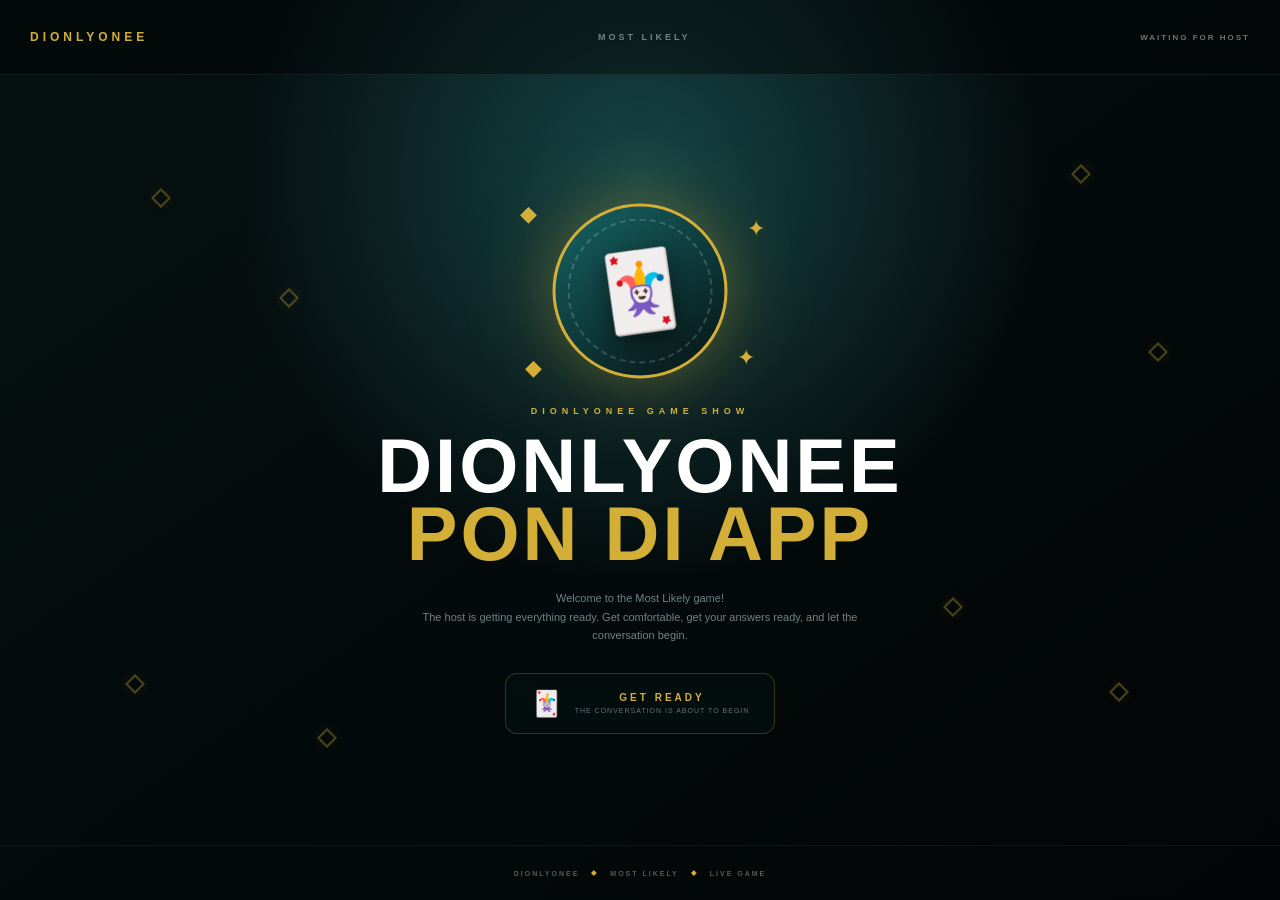
<file: most-Likely/most-likely-live.html>
<!DOCTYPE html>
<html lang="en">

<head>

    <meta charset="UTF-8">

    <meta
        name="viewport"
        content="width=device-width, initial-scale=1.0"
    >

    <title>Dionlyonee Most Likely — Live</title>


    <style>

        * {
            box-sizing: border-box;
        }


        html,
        body {

            margin: 0;

            min-height: 100%;

        }


        body {

            min-height: 100vh;

            font-family:
                Arial,
                Helvetica,
                sans-serif;

            color: white;

            background:
                #030708;

        }


        .live {

            min-height: 100vh;

            display: flex;

            flex-direction: column;

            background:

                radial-gradient(
                    circle at 50% 20%,
                    #164546,
                    transparent 42%
                ),

                linear-gradient(
                    145deg,
                    #061112,
                    #020405
                );

        }


        /* HEADER */

        header {

            min-height: 75px;

            padding:
                18px 30px;

            display: flex;

            align-items: center;

            justify-content:
                space-between;

            border-bottom:
                1px solid
                rgba(255,255,255,.07);

            background:
                rgba(0,0,0,.4);

        }


        .brand {

            color:
                #d4af37;

            font-size:
                12px;

            font-weight:
                900;

            letter-spacing:
                4px;

        }


        .game {

            color:
                #738384;

            font-size:
                9px;

            font-weight:
                900;

            letter-spacing:
                3px;

        }


        .connection {

            color:
                #68797a;

            font-size:
                8px;

            font-weight:
                900;

            letter-spacing:
                2px;

        }


        .connection.live {

            color:
                #53e19a;

        }


        /* WAITING */

        .waiting {

            flex: 1;

            min-height:
                calc(100vh - 130px);

            display: flex;

            flex-direction:
                column;

            align-items: center;

            justify-content:
                center;

            text-align: center;

            padding:
                40px 20px;

            position:
                relative;

            overflow:
                hidden;

        }


        /* DIAMOND PIXELS */

        .pixels {

            position:
                absolute;

            inset:
                0;

            pointer-events:
                none;

        }


        .pixel {

            position:
                absolute;

            width:
                14px;

            height:
                14px;

            transform:
                rotate(45deg);

            border:
                2px solid
                rgba(212,175,55,.35);

            box-shadow:
                0 0 12px
                rgba(212,175,55,.1);

        }


        .pixel:nth-child(1) {
            top: 15%;
            left: 12%;
        }

        .pixel:nth-child(2) {
            top: 28%;
            left: 22%;
        }

        .pixel:nth-child(3) {
            top: 12%;
            right: 15%;
        }

        .pixel:nth-child(4) {
            top: 35%;
            right: 9%;
        }

        .pixel:nth-child(5) {
            bottom: 20%;
            left: 10%;
        }

        .pixel:nth-child(6) {
            bottom: 13%;
            left: 25%;
        }

        .pixel:nth-child(7) {
            bottom: 19%;
            right: 12%;
        }

        .pixel:nth-child(8) {
            bottom: 30%;
            right: 25%;
        }


        /* ART */

        .waiting-art {

            width:
                300px;

            height:
                210px;

            position:
                relative;

            margin-bottom:
                10px;

        }


        .glow {

            position:
                absolute;

            width:
                220px;

            height:
                220px;

            left:
                40px;

            top:
                -5px;

            border-radius:
                50%;

            background:
                rgba(212,175,55,.13);

            filter:
                blur(35px);

        }


        .circle {

            position:
                absolute;

            width:
                175px;

            height:
                175px;

            left:
                50%;

            top:
                50%;

            transform:
                translate(-50%,-50%);

            border:
                3px solid
                #d4af37;

            border-radius:
                50%;

            display:
                flex;

            align-items:
                center;

            justify-content:
                center;

            background:
                linear-gradient(
                    145deg,
                    #176465,
                    #061213
                );

            box-shadow:
                0 0 45px
                rgba(212,175,55,.2);

        }


        .circle::before {

            content: "";

            position:
                absolute;

            inset:
                12px;

            border:
                2px dashed
                rgba(255,255,255,.18);

            border-radius:
                50%;

        }


        .card {

            position:
                relative;

            z-index:
                2;

            font-size:
                75px;

            transform:
                rotate(-8deg);

            filter:
                drop-shadow(
                    0 10px 12px
                    rgba(0,0,0,.5)
                );

        }


        .spark {

            position:
                absolute;

            color:
                #d4af37;

            font-size:
                22px;

            animation:
                sparkle 2s infinite;

        }


        .spark.a {

            top:
                15px;

            left:
                30px;

        }


        .spark.b {

            top:
                30px;

            right:
                25px;

        }


        .spark.c {

            bottom:
                15px;

            left:
                35px;

        }


        .spark.d {

            bottom:
                25px;

            right:
                35px;

        }


        @keyframes sparkle {

            0%,
            100% {

                opacity:
                    .3;

                transform:
                    scale(.8)
                    rotate(0deg);

            }

            50% {

                opacity:
                    1;

                transform:
                    scale(1.2)
                    rotate(45deg);

            }

        }


        .eyebrow {

            color:
                #d4af37;

            font-size:
                9px;

            font-weight:
                900;

            letter-spacing:
                5px;

        }


        .title {

            margin:
                16px 0 0;

            font-size:
                clamp(
                    38px,
                    8vw,
                    76px
                );

            line-height:
                .9;

            font-weight:
                900;

            letter-spacing:
                3px;

        }


        .title span {

            color:
                #d4af37;

        }


        .description {

            max-width:
                500px;

            margin:
                20px auto 0;

            color:
                #718283;

            font-size:
                11px;

            line-height:
                1.7;

        }


        .ready-card {

            margin-top:
                28px;

            padding:
                15px 25px;

            display:
                flex;

            align-items:
                center;

            gap:
                13px;

            border:
                1px solid
                rgba(212,175,55,.25);

            border-radius:
                12px;

            background:
                rgba(5,15,16,.8);

        }


        .ready-icon {

            font-size:
                25px;

        }


        .ready-title {

            color:
                #d4af37;

            font-size:
                10px;

            font-weight:
                900;

            letter-spacing:
                3px;

        }


        .ready-text {

            margin-top:
                4px;

            color:
                #637475;

            font-size:
                7px;

            letter-spacing:
                1px;

        }


        /* GAME */

        .game-screen {

            flex: 1;

            min-height:
                calc(100vh - 130px);

            padding:
                50px 20px;

            display:
                flex;

            flex-direction:
                column;

            align-items:
                center;

            justify-content:
                center;

            text-align:
                center;

        }


        .hidden {

            display:
                none !important;

        }


        .game-eyebrow {

            margin-bottom:
                22px;

            color:
                #d4af37;

            font-size:
                10px;

            font-weight:
                900;

            letter-spacing:
                5px;

        }


        .game-card {

            width:
                min(950px, 94vw);

            min-height:
                390px;

            padding:
                60px 40px;

            position:
                relative;

            display:
                flex;

            flex-direction:
                column;

            align-items:
                center;

            justify-content:
                center;

            border:
                2px solid
                #d4af37;

            border-radius:
                28px;

            background:

                radial-gradient(
                    circle at 50% 20%,
                    #174d4e,
                    #071617 65%,
                    #030606
                );

            box-shadow:
                0 30px 80px
                rgba(0,0,0,.6);

        }


        .game-card::before {

            content: "";

            position:
                absolute;

            inset:
                12px;

            border:
                1px solid
                rgba(212,175,55,.2);

            border-radius:
                20px;

        }


        .game-card-number {

            position:
                absolute;

            top:
                25px;

            right:
                30px;

            color:
                #d4af37;

            font-size:
                9px;

            font-weight:
                900;

            letter-spacing:
                2px;

        }


        .game-card-icon {

            font-size:
                50px;

            margin-bottom:
                22px;

        }


        .question {

            position:
                relative;

            z-index:
                2;

            max-width:
                800px;

            font-size:
                clamp(
                    30px,
                    6vw,
                    68px
                );

            line-height:
                1.05;

            font-weight:
                900;

        }


        .debate {

            margin-top:
                28px;

            color:
                #718384;

            font-size:
                9px;

            font-weight:
                900;

            letter-spacing:
                3px;

        }


        .card-animation {

            animation:
                cardIn .45s ease;

        }


        @keyframes cardIn {

            from {

                opacity:
                    0;

                transform:
                    scale(.94)
                    translateY(20px);

            }

            to {

                opacity:
                    1;

                transform:
                    scale(1)
                    translateY(0);

            }

        }


        /* FOOTER */

        footer {

            min-height:
                55px;

            display:
                flex;

            align-items:
                center;

            justify-content:
                center;

            gap:
                12px;

            color:
                #4f5e5f;

            border-top:
                1px solid
                rgba(255,255,255,.06);

            font-size:
                7px;

            font-weight:
                900;

            letter-spacing:
                2px;

        }


        footer b {

            color:
                #d4af37;

        }


        @media(max-width:600px) {

            header {

                padding:
                    15px;

            }


            .game {

                display:
                    none;

            }


            .game-card {

                min-height:
                    330px;

                padding:
                    40px 20px;

            }

        }

    </style>

</head>


<body>


<div class="live">


    <header>

        <div class="brand">
            DIONLYONEE
        </div>


        <div class="game">
            MOST LIKELY
        </div>


        <div
            id="connection"
            class="connection"
        >
            WAITING FOR HOST
        </div>

    </header>


    <!-- =================================================
         WAITING SCREEN
    ================================================== -->

    <section
        id="waitingScreen"
        class="waiting"
    >


        <div class="pixels">

            <div class="pixel"></div>
            <div class="pixel"></div>
            <div class="pixel"></div>
            <div class="pixel"></div>
            <div class="pixel"></div>
            <div class="pixel"></div>
            <div class="pixel"></div>
            <div class="pixel"></div>

        </div>


        <div class="waiting-art">

            <div class="glow"></div>

            <div class="spark a">
                ◆
            </div>

            <div class="spark b">
                ✦
            </div>

            <div class="spark c">
                ◆
            </div>

            <div class="spark d">
                ✦
            </div>


            <div class="circle">

                <div class="card">
                    🃏
                </div>

            </div>

        </div>


        <div class="eyebrow">
            DIONLYONEE GAME SHOW
        </div>


        <h1 class="title">

            DIONLYONEE<br>

            <span>PON DI APP</span>

        </h1>


        <p class="description">

            Welcome to the Most Likely game!

            <br>

            The host is getting everything ready.
            Get comfortable, get your answers ready,
            and let the conversation begin.

        </p>


        <div class="ready-card">

            <div class="ready-icon">
                🃏
            </div>


            <div>

                <div class="ready-title">
                    GET READY
                </div>

                <div class="ready-text">
                    THE CONVERSATION IS ABOUT TO BEGIN
                </div>

            </div>

        </div>


    </section>


    <!-- =================================================
         GAME SCREEN
    ================================================== -->

    <main
        id="gameScreen"
        class="game-screen hidden"
    >


        <div class="game-eyebrow">
            WHO IS MOST LIKELY TO...
        </div>


        <div
            id="gameCard"
            class="game-card"
        >


            <div
                id="gameCardNumber"
                class="game-card-number"
            >
                CARD —
            </div>


            <div class="game-card-icon">
                🃏
            </div>


            <div
                id="liveQuestion"
                class="question"
            >
                —
            </div>


            <div class="debate">
                💬 LET CHAT DEBATE
            </div>


        </div>


    </main>


    <footer>

        <span>
            DIONLYONEE
        </span>

        <b>◆</b>

        <span>
            MOST LIKELY
        </span>

        <b>◆</b>

        <span>
            LIVE GAME
        </span>

    </footer>


</div>


<script src="most-likely-game.js"></script>


<script>

"use strict";


const waitingScreen =
    document.getElementById(
        "waitingScreen"
    );


const gameScreen =
    document.getElementById(
        "gameScreen"
    );


const gameCard =
    document.getElementById(
        "gameCard"
    );


const liveQuestion =
    document.getElementById(
        "liveQuestion"
    );


const gameCardNumber =
    document.getElementById(
        "gameCardNumber"
    );


const connection =
    document.getElementById(
        "connection"
    );


/* =====================================================
   WAITING
   ===================================================== */

function showWaiting() {

    waitingScreen.classList.remove(
        "hidden"
    );


    gameScreen.classList.add(
        "hidden"
    );


    connection.textContent =
        "WAITING FOR HOST";


    connection.classList.remove(
        "live"
    );

}


/* =====================================================
   SHOW CARD
   ===================================================== */

function showCard(state) {

    waitingScreen.classList.add(
        "hidden"
    );


    gameScreen.classList.remove(
        "hidden"
    );


    connection.textContent =
        "● LIVE";


    connection.classList.add(
        "live"
    );


    liveQuestion.textContent =
        state.currentQuestion;


    gameCardNumber.textContent =
        "CARD #" +
        state.cardNumber;


    gameCard.classList.remove(
        "card-animation"
    );


    void gameCard.offsetWidth;


    gameCard.classList.add(
        "card-animation"
    );

}


/* =====================================================
   RECEIVE HOST STATE
   ===================================================== */

mostLikelyChannel.addEventListener(
    "message",
    function (event) {

        if (
            !event.data ||
            event.data.type !==
            "STATE"
        ) {

            return;

        }


        const state =
            event.data.state;


        if (!state) {

            return;

        }


        if (
            state.started &&
            state.currentQuestion
        ) {

            showCard(
                state
            );

        } else {

            showWaiting();

        }

    }
);


/* =====================================================
   INITIAL WAITING
   ===================================================== */

showWaiting();


/* =====================================================
   ASK HOST FOR CURRENT GAME
   ===================================================== */

setTimeout(
    function () {

        mostLikelyChannel.postMessage({

            type:
                "REQUEST_STATE"

        });

    },
    100
);


/* =====================================================
   ASK AGAIN
   ===================================================== */

setTimeout(
    function () {

        mostLikelyChannel.postMessage({

            type:
                "REQUEST_STATE"

        });

    },
    1000
);


/* =====================================================
   CLEANUP
   ===================================================== */

window.addEventListener(
    "beforeunload",
    function () {

        mostLikelyChannel.close();

    }
);

</script>


</body>

</html>
</file>
<file: playground.css>
* {
    box-sizing: border-box;
}

html {
    margin: 0;
    padding: 0;
    background: #020303;
}

body {
    margin: 0;
    padding: 0;

    min-height: 100vh;

    font-family:
        Arial,
        Helvetica,
        sans-serif;

    background:
        radial-gradient(
            circle at 50% -10%,
            #16383a 0%,
            #0b1d1e 25%,
            #050909 55%,
            #020303 100%
        );

    color: #ffffff;
}


/* =========================================
   PLAYGROUND
========================================= */

.playground {
    min-height: 100vh;

    overflow: hidden;

    background:
        radial-gradient(
            circle at 50% 15%,
            rgba(52, 120, 120, 0.12),
            transparent 35%
        );
}


/* =========================================
   HEADER
========================================= */

.playground-header {
    height: 82px;

    padding: 0 42px;

    display: flex;
    align-items: center;

    gap: 15px;

    border-bottom:
        1px solid rgba(212, 175, 55, 0.22);

    background:
        rgba(2, 5, 5, 0.82);

    backdrop-filter: blur(12px);
}

.brand-mark {
    width: 46px;
    height: 46px;

    display: flex;
    align-items: center;
    justify-content: center;

    border:
        2px solid #d4af37;

    border-radius: 11px;

    color: #d4af37;

    font-size: 24px;
    font-weight: 900;

    box-shadow:
        0 0 24px rgba(212, 175, 55, 0.13);
}

.brand-name {
    color: #d4af37;

    font-size: 15px;
    font-weight: 900;

    letter-spacing: 4px;
}

.brand-subtitle {
    margin-top: 4px;

    color: #667879;

    font-size: 8px;
    font-weight: 900;

    letter-spacing: 3px;
}


/* =========================================
   HERO
========================================= */

.hero {
    max-width: 1050px;

    margin: 0 auto;

    padding:
        58px 30px
        35px;

    text-align: center;
}

.hero-eyebrow {
    color: #6f9d9e;

    font-size: 9px;
    font-weight: 900;

    letter-spacing: 4px;
}

.hero h1 {
    margin:
        14px 0
        10px;

    color: #ffffff;

    font-size:
        clamp(
            38px,
            6vw,
            70px
        );

    line-height: 0.95;

    font-weight: 900;

    letter-spacing: -2px;
}

.hero h1 span {
    color: #d4af37;

    text-shadow:
        0 0 30px rgba(212, 175, 55, 0.12);
}

.hero p {
    max-width: 550px;

    margin: 0 auto;

    color: #718081;

    font-size: 12px;

    line-height: 1.7;
}


/* =========================================
   SECTION HEADINGS
========================================= */

.featured-section,
.games-section {
    width: 100%;
    max-width: 1250px;

    margin: 0 auto;
}

.section-heading {
    padding:
        0 25px
        12px;

    display: flex;
    align-items: center;
    justify-content: space-between;
}

.section-heading span {
    color: #d4af37;

    font-size: 10px;
    font-weight: 900;

    letter-spacing: 3px;
}

.section-heading small {
    color: #536263;

    font-size: 7px;
    font-weight: 900;

    letter-spacing: 2px;
}


/* =========================================
   FEATURED JEORPARDY
========================================= */

.featured-game {
    position: relative;

    width: calc(100% - 50px);

    min-height: 270px;

    margin:
        0 25px
        45px;

    padding: 35px;

    overflow: hidden;

    border:
        1px solid rgba(212, 175, 55, 0.55);

    border-radius: 22px;

    background:
        radial-gradient(
            circle at 50% 0%,
            #173f40,
            #092021 38%,
            #030707 100%
        );

    color: #ffffff;

    cursor: pointer;

    box-shadow:
        0 25px 70px rgba(0, 0, 0, 0.45),
        inset 0 0 60px rgba(212, 175, 55, 0.04);

    transition:
        transform 0.25s ease,
        border-color 0.25s ease,
        box-shadow 0.25s ease;
}

.featured-game:hover {
    transform: translateY(-5px);

    border-color: #d4af37;

    box-shadow:
        0 30px 80px rgba(0, 0, 0, 0.55),
        0 0 45px rgba(212, 175, 55, 0.09);
}

.featured-glow {
    position: absolute;

    width: 350px;
    height: 350px;

    top: -180px;
    left: 50%;

    transform: translateX(-50%);

    border-radius: 50%;

    background:
        rgba(212, 175, 55, 0.08);

    filter: blur(50px);
}

.featured-content {
    position: relative;

    z-index: 2;

    display: flex;
    flex-direction: column;

    align-items: center;
}

.featured-badge {
    padding:
        7px 13px;

    border:
        1px solid rgba(212, 175, 55, 0.45);

    border-radius: 30px;

    background:
        rgba(212, 175, 55, 0.07);

    color: #d4af37;

    font-size: 7px;
    font-weight: 900;

    letter-spacing: 2px;
}

.featured-icon {
    width: 58px;
    height: 58px;

    margin-top: 18px;

    display: flex;
    align-items: center;
    justify-content: center;

    border:
        2px solid #d4af37;

    border-radius: 13px;

    color: #d4af37;

    font-size: 30px;
    font-weight: 900;

    box-shadow:
        0 0 30px rgba(212, 175, 55, 0.12);
}

.featured-title {
    margin-top: 13px;

    color: #9babad;

    font-size: 10px;
    font-weight: 900;

    letter-spacing: 6px;
}

.featured-game-name {
    margin-top: 4px;

    color: #d4af37;

    font-size:
        clamp(
            32px,
            5vw,
            55px
        );

    line-height: 1;

    font-weight: 900;

    letter-spacing: 7px;
}

.featured-description {
    margin-top: 10px;

    color: #8ba1a2;

    font-size: 9px;

    letter-spacing: 3px;
}

.featured-action {
    margin-top: 20px;

    padding:
        11px 20px;

    border-radius: 30px;

    background: #d4af37;

    color: #050505;

    font-size: 8px;
    font-weight: 900;

    letter-spacing: 2px;
}

.featured-action span {
    margin-left: 8px;

    font-size: 13px;
}


/* =========================================
   GAME CAROUSEL
========================================= */

.games-section {
    padding-bottom: 35px;
}

.game-carousel {
    width: 100%;

    padding:
        5px 25px
        20px;

    display: flex;

    gap: 16px;

    overflow-x: auto;

    scroll-snap-type: x mandatory;

    scrollbar-width: thin;

    scrollbar-color:
        #365758
        transparent;

    overscroll-behavior-x: contain;
}

.game-carousel::-webkit-scrollbar {
    height: 7px;
}

.game-carousel::-webkit-scrollbar-track {
    background: transparent;
}

.game-carousel::-webkit-scrollbar-thumb {
    border-radius: 20px;

    background: #365758;
}


/* =========================================
   GAME CARD
========================================= */

.game-card {
    position: relative;

    flex:
        0 0
        250px;

    min-height: 300px;

    padding: 20px;

    scroll-snap-align: start;

    border:
        1px solid rgba(255, 255, 255, 0.07);

    border-radius: 17px;

    background:
        linear-gradient(
            145deg,
            #11191a,
            #060909
        );

    box-shadow:
        0 15px 35px rgba(0, 0, 0, 0.35);

    overflow: hidden;

    transition:
        transform 0.2s ease,
        border-color 0.2s ease;
}

.game-card:hover {
    transform: translateY(-4px);

    border-color:
        rgba(212, 175, 55, 0.25);
}

.game-card::after {
    content: "";

    position: absolute;

    width: 130px;
    height: 130px;

    right: -55px;
    bottom: -55px;

    border-radius: 50%;

    background:
        rgba(212, 175, 55, 0.035);
}

.game-card-top {
    display: flex;

    align-items: center;
    justify-content: space-between;
}

.game-icon {
    width: 45px;
    height: 45px;

    display: flex;
    align-items: center;
    justify-content: center;

    border:
        1px solid rgba(212, 175, 55, 0.25);

    border-radius: 11px;

    background:
        rgba(212, 175, 55, 0.05);

    font-size: 22px;
}

.coming-badge {
    padding:
        5px 8px;

    border:
        1px solid rgba(255, 255, 255, 0.09);

    border-radius: 20px;

    color: #566364;

    font-size: 6px;
    font-weight: 900;

    letter-spacing: 1px;
}

.game-card h2 {
    margin:
        24px 0
        10px;

    color: #d5dddd;

    font-size: 23px;

    line-height: 0.98;

    font-weight: 900;

    letter-spacing: 1px;
}

.game-card p {
    margin: 0;

    color: #687576;

    font-size: 10px;

    line-height: 1.6;
}

.game-type {
    position: absolute;

    left: 20px;
    bottom: 18px;

    color: #526364;

    font-size: 7px;
    font-weight: 900;

    letter-spacing: 2px;
}


/* =========================================
   SWIPE HINT
========================================= */

.swipe-hint {
    display: flex;

    align-items: center;
    justify-content: center;

    gap: 13px;

    color: #485758;

    font-size: 7px;
    font-weight: 900;

    letter-spacing: 3px;
}

.swipe-hint span {
    color: #d4af37;

    font-size: 13px;
}


/* =========================================
   FOOTER
========================================= */

footer {
    min-height: 55px;

    display: flex;
    align-items: center;
    justify-content: center;

    gap: 12px;

    border-top:
        1px solid rgba(212, 175, 55, 0.12);

    color: #3f5051;

    font-size: 7px;
    font-weight: 900;

    letter-spacing: 3px;
}

footer b {
    color: #d4af37;
}


/* =========================================
   MOBILE
========================================= */

@media (max-width: 700px) {

    .playground-header {
        height: 68px;

        padding: 0 18px;
    }

    .brand-mark {
        width: 38px;
        height: 38px;

        font-size: 20px;
    }

    .brand-name {
        font-size: 11px;

        letter-spacing: 3px;
    }

    .brand-subtitle {
        font-size: 6px;

        letter-spacing: 2px;
    }

    .hero {
        padding:
            40px 20px
            28px;
    }

    .hero h1 {
        font-size: 42px;

        letter-spacing: -1px;
    }

    .hero p {
        font-size: 10px;
    }

    .section-heading {
        padding:
            0 15px
            10px;
    }

    .featured-game {
        width: calc(100% - 30px);

        margin:
            0 15px
            35px;

        min-height: 250px;

        padding: 28px 15px;
    }

    .featured-game-name {
        font-size: 30px;

        letter-spacing: 4px;
    }

    .featured-title {
        font-size: 8px;

        letter-spacing: 4px;
    }

    .game-carousel {
        padding-left: 15px;
        padding-right: 15px;
    }

    .game-card {
        flex-basis: 235px;

        min-height: 285px;
    }

    footer {
        display: none;
    }
}
</file>
<file: style.css>
/* =========================================================
   DIONLYONEE JEORPARDY
   HOME / SCREEN SELECTOR
========================================================= */


/* =========================================================
   RESET
========================================================= */

* {
    box-sizing: border-box;
    margin: 0;
    padding: 0;
}


/* =========================================================
   PAGE
========================================================= */

html,
body {
    width: 100%;
    min-height: 100%;
}

body {
    min-height: 100vh;

    display: flex;
    align-items: center;
    justify-content: center;

    font-family: Arial, Helvetica, sans-serif;

    background:
        radial-gradient(
            circle at 50% 15%,
            #242424 0%,
            #101010 40%,
            #030303 100%
        );

    color: #ffffff;

    overflow: hidden;
}


/* =========================================================
   MAIN LAUNCHER
========================================================= */

.launcher {
    width: min(900px, 92vw);

    min-height: 600px;

    display: flex;
    flex-direction: column;
    align-items: center;
    justify-content: center;

    padding: 50px 30px;

    text-align: center;

    position: relative;
}


/* =========================================================
   DECORATIVE GLOW
========================================================= */

.launcher::before {
    content: "";

    position: absolute;

    width: 500px;
    height: 500px;

    border-radius: 50%;

    background:
        radial-gradient(
            circle,
            rgba(212, 175, 55, 0.08),
            transparent 68%
        );

    pointer-events: none;

    z-index: -1;
}


/* =========================================================
   LOGO
========================================================= */

.launcher-logo {
    width: 90px;
    height: 90px;

    display: flex;
    align-items: center;
    justify-content: center;

    margin-bottom: 25px;

    border: 3px solid #d4af37;

    border-radius: 18px;

    background:
        linear-gradient(
            145deg,
            #181818,
            #050505
        );

    color: #d4af37;

    font-size: 52px;
    font-weight: 900;

    box-shadow:
        0 0 35px rgba(212, 175, 55, 0.16),
        inset 0 0 20px rgba(212, 175, 55, 0.04);
}


/* =========================================================
   TITLE
========================================================= */

.launcher h1 {
    margin: 0;

    color: #d4af37;

    font-size: clamp(28px, 5vw, 52px);

    font-weight: 900;

    letter-spacing: 5px;

    line-height: 1.1;

    text-shadow:
        0 0 25px rgba(212, 175, 55, 0.12);
}


/* =========================================================
   SUBTITLE
========================================================= */

.launcher-subtitle {
    margin-top: 12px;

    color: #777;

    font-size: 12px;

    font-weight: 900;

    letter-spacing: 5px;
}


/* =========================================================
   DESCRIPTION
========================================================= */

.launcher-description {
    margin-top: 45px;
    margin-bottom: 18px;

    color: #aaa;

    font-size: 11px;

    font-weight: 900;

    letter-spacing: 3px;

    text-transform: uppercase;
}


/* =========================================================
   BUTTON CONTAINER
========================================================= */

.launcher-buttons {
    width: min(650px, 100%);

    display: grid;

    grid-template-columns:
        1fr
        1fr;

    gap: 18px;
}


/* =========================================================
   LAUNCHER BUTTON
========================================================= */

.launcher-button {
    min-height: 170px;

    display: flex;
    flex-direction: column;
    align-items: center;
    justify-content: center;

    padding: 25px 20px;

    border: 1px solid #3d3d3d;

    border-radius: 14px;

    background:
        linear-gradient(
            145deg,
            #191919,
            #080808
        );

    color: #ffffff;

    font-family: inherit;

    cursor: pointer;

    transition:
        transform 0.2s ease,
        border-color 0.2s ease,
        box-shadow 0.2s ease,
        background 0.2s ease;
}


/* =========================================================
   BUTTON HOVER
========================================================= */

.launcher-button:hover {
    transform: translateY(-5px);

    border-color: #d4af37;

    background:
        linear-gradient(
            145deg,
            #242424,
            #0a0a0a
        );

    box-shadow:
        0 15px 35px rgba(0, 0, 0, 0.4),
        0 0 25px rgba(212, 175, 55, 0.08);
}


/* =========================================================
   BUTTON ACTIVE
========================================================= */

.launcher-button:active {
    transform: translateY(-1px);
}


/* =========================================================
   LIVE BUTTON
========================================================= */

.live-launch {
    border-color:
        rgba(212, 175, 55, 0.35);
}


/* =========================================================
   HOST BUTTON
========================================================= */

.host-launch {
    border-color:
        rgba(212, 175, 55, 0.35);
}


/* =========================================================
   ICON
========================================================= */

.launcher-icon {
    width: 60px;
    height: 60px;

    display: flex;
    align-items: center;
    justify-content: center;

    margin-bottom: 15px;

    border:
        1px solid
        rgba(212, 175, 55, 0.35);

    border-radius: 12px;

    background:
        rgba(212, 175, 55, 0.05);

    font-size: 28px;
}


/* =========================================================
   BUTTON TITLE
========================================================= */

.launcher-button strong {
    display: block;

    color: #ffffff;

    font-size: 14px;

    font-weight: 900;

    letter-spacing: 2px;
}


/* =========================================================
   BUTTON DESCRIPTION
========================================================= */

.launcher-button small {
    display: block;

    margin-top: 7px;

    color: #666;

    font-size: 9px;

    font-weight: 900;

    letter-spacing: 1px;
}


/* =========================================================
   BUTTON TITLE HOVER
========================================================= */

.launcher-button:hover strong {
    color: #d4af37;
}

.launcher-button:hover small {
    color: #888;
}


/* =========================================================
   FOOTER
========================================================= */

.launcher-footer {
    margin-top: 50px;

    color: #444;

    font-size: 8px;

    font-weight: 900;

    letter-spacing: 4px;
}


/* =========================================================
   DECORATIVE LINES
========================================================= */

.launcher-footer::before,
.launcher-footer::after {
    content: "";

    display: inline-block;

    width: 45px;
    height: 1px;

    margin: 0 12px;

    vertical-align: middle;

    background:
        rgba(212, 175, 55, 0.25);
}


/* =========================================================
   TABLET
========================================================= */

@media (max-width: 700px) {

    body {
        overflow-y: auto;
    }

    .launcher {
        min-height: 100vh;

        padding:
            40px 20px;
    }

    .launcher-logo {
        width: 75px;
        height: 75px;

        font-size: 42px;
    }

    .launcher h1 {
        letter-spacing: 3px;
    }

    .launcher-subtitle {
        font-size: 9px;

        letter-spacing: 3px;
    }

    .launcher-description {
        margin-top: 35px;
    }

    .launcher-buttons {
        grid-template-columns: 1fr;
    }

    .launcher-button {
        min-height: 145px;
    }

    .launcher-footer {
        margin-top: 35px;
    }
}


/* =========================================================
   SMALL PHONES
========================================================= */

@media (max-width: 420px) {

    .launcher {
        padding:
            30px 15px;
    }

    .launcher-logo {
        width: 65px;
        height: 65px;

        font-size: 36px;

        border-radius: 14px;
    }

    .launcher h1 {
        font-size: 25px;

        letter-spacing: 2px;
    }

    .launcher-subtitle {
        font-size: 8px;

        letter-spacing: 2px;
    }

    .launcher-description {
        margin-top: 30px;
    }

    .launcher-button {
        min-height: 135px;

        padding: 20px;
    }

    .launcher-icon {
        width: 52px;
        height: 52px;

        font-size: 24px;
    }

    .launcher-footer::before,
    .launcher-footer::after {
        width: 25px;

        margin: 0 7px;
    }
}
</file>
<file: hot-take/hot-take-host.css>
/* ==========================================
   DIONLYONEE
   HOT TAKE — HOST CONTROL
   BLACK + GOLD GAME SHOW THEME
========================================== */


/* ==========================================
   RESET
========================================== */

* {
    box-sizing: border-box;
}

html,
body {
    margin: 0;
    padding: 0;
    width: 100%;
    min-height: 100%;
}

body {
    font-family:
        Arial,
        Helvetica,
        sans-serif;

    background:
        radial-gradient(
            circle at top,
            #242424 0%,
            #0c0c0c 45%,
            #030303 100%
        );

    color: #ffffff;
}


/* ==========================================
   HOST BOARD
========================================== */

.host-board {
    min-height: 100vh;

    display: flex;
    flex-direction: column;
}


/* ==========================================
   HEADER
========================================== */

.host-header {
    min-height: 82px;

    display: flex;
    align-items: center;
    justify-content: space-between;

    padding: 14px 28px;

    border-bottom:
        1px solid
        rgba(212, 175, 55, .3);

    background:
        rgba(0, 0, 0, .55);
}


/* ==========================================
   BRAND
========================================== */

.host-brand {
    display: flex;
    align-items: center;
    gap: 14px;
}

.host-logo {
    width: 48px;
    height: 48px;

    display: flex;
    align-items: center;
    justify-content: center;

    border:
        2px solid
        #d4af37;

    border-radius: 10px;

    color: #d4af37;

    font-size: 25px;
    font-weight: 900;

    box-shadow:
        0 0 22px
        rgba(212, 175, 55, .12);
}

.host-brand h1 {
    margin: 0;

    color: #d4af37;

    font-size: 18px;
    font-weight: 900;

    letter-spacing: 3px;
}

.host-brand span {
    display: block;

    margin-top: 4px;

    color: #666;

    font-size: 8px;
    font-weight: 900;

    letter-spacing: 2px;
}


/* ==========================================
   STATUS
========================================== */

.host-status {
    display: flex;
    align-items: center;
    gap: 9px;

    color: #777;

    font-size: 9px;
    font-weight: 900;

    letter-spacing: 2px;
}

.host-status span:first-child {
    width: 10px;
    height: 10px;

    border-radius: 50%;

    background: #444;
}

#statusDot.active {
    background: #d4af37;

    box-shadow:
        0 0 14px
        rgba(212, 175, 55, .9);
}

#statusText {
    color: #d4af37;
}


/* ==========================================
   MAIN
========================================== */

.host-main {
    width: 100%;
    max-width: 1500px;

    margin: 0 auto;

    padding: 24px;

    display: grid;

    grid-template-columns:
        1fr
        1.2fr
        .9fr;

    gap: 20px;

    flex: 1;
}


/* ==========================================
   PANELS
========================================== */

.host-panel {
    padding: 20px;

    border:
        1px solid
        rgba(212, 175, 55, .2);

    border-radius: 12px;

    background:
        linear-gradient(
            145deg,
            rgba(30, 30, 30, .97),
            rgba(7, 7, 7, .97)
        );

    box-shadow:
        0 12px 35px
        rgba(0, 0, 0, .35);
}


/* ==========================================
   PANEL HEADING
========================================== */

.panel-heading {
    display: flex;
    align-items: center;
    justify-content: space-between;

    margin-bottom: 15px;
}

.panel-heading span {
    color: #d4af37;

    font-size: 10px;
    font-weight: 900;

    letter-spacing: 2px;
}

.panel-heading small {
    color: #555;

    font-size: 7px;
    font-weight: 900;

    letter-spacing: 1.5px;
}


/* ==========================================
   SELECT
========================================== */

.host-select {
    width: 100%;

    padding: 13px 12px;

    border:
        1px solid
        #3d3d3d;

    border-radius: 7px;

    outline: none;

    background: #0d0d0d;

    color: #ffffff;

    font-family: inherit;

    font-size: 10px;
    font-weight: 900;

    cursor: pointer;
}

.host-select:focus {
    border-color: #d4af37;

    box-shadow:
        0 0 0 2px
        rgba(212, 175, 55, .08);
}


/* ==========================================
   TEXTAREA
========================================== */

.host-textarea {
    width: 100%;

    min-height: 115px;

    resize: vertical;

    padding: 14px;

    border:
        1px solid
        #3d3d3d;

    border-radius: 8px;

    outline: none;

    background: #0b0b0b;

    color: #ffffff;

    font-family: inherit;

    font-size: 11px;

    line-height: 1.5;
}

.host-textarea::placeholder {
    color: #555;
}

.host-textarea:focus {
    border-color: #d4af37;

    box-shadow:
        0 0 0 2px
        rgba(212, 175, 55, .08);
}


/* ==========================================
   BUTTONS
========================================== */

.host-button {
    width: 100%;

    margin-top: 10px;

    padding: 13px;

    border:
        1px solid
        #444;

    border-radius: 7px;

    background: #111;

    color: #aaa;

    font-family: inherit;

    font-size: 9px;
    font-weight: 900;

    letter-spacing: 1.5px;

    cursor: pointer;

    transition:
        transform .15s ease,
        border-color .15s ease,
        background .15s ease,
        color .15s ease;
}

.host-button:hover {
    transform: translateY(-1px);

    border-color: #d4af37;

    color: #d4af37;
}

.host-button:active {
    transform: translateY(0);
}


/* ==========================================
   SECONDARY BUTTON
========================================== */

.host-button.secondary {
    border-color:
        rgba(212, 175, 55, .3);

    color: #d4af37;
}

.host-button.secondary:hover {
    background:
        rgba(212, 175, 55, .08);
}


/* ==========================================
   SHOW BUTTON
========================================== */

.show-button {
    min-height: 65px;

    margin-top: 20px;

    border:
        1px solid
        #d4af37;

    background:
        linear-gradient(
            145deg,
            #d8b83f,
            #967018
        );

    color: #000;

    font-size: 11px;

    box-shadow:
        0 8px 25px
        rgba(212, 175, 55, .12);
}

.show-button:hover {
    background:
        linear-gradient(
            145deg,
            #ebcc56,
            #b48620
        );

    color: #000;
}

.show-button:disabled {
    opacity: .25;

    cursor: not-allowed;

    transform: none;

    box-shadow: none;
}


/* ==========================================
   CURRENT PROMPT
========================================== */

.current-prompt {
    min-height: 190px;

    display: flex;
    align-items: center;
    justify-content: center;

    padding: 30px;

    text-align: center;

    border:
        1px solid
        rgba(212, 175, 55, .28);

    border-radius: 10px;

    background:
        radial-gradient(
            circle,
            #252525 0%,
            #0b0b0b 80%
        );

    color: #ffffff;

    font-size: clamp(
        20px,
        2.1vw,
        30px
    );

    font-weight: 900;

    line-height: 1.3;
}


/* ==========================================
   COMMENTARY
========================================== */

.commentary-heading {
    margin-top: 20px;
}

.commentary-box {
    min-height: 90px;
}


/* ==========================================
   ACTION ROW
========================================== */

.action-row {
    display: grid;

    grid-template-columns:
        1fr
        1fr;

    gap: 10px;

    margin-top: 10px;
}

.action-row .host-button {
    margin-top: 0;
}


/* ==========================================
   CLEAR
========================================== */

.clear-button {
    width: 100%;

    margin-top: 10px;

    padding: 11px;

    border:
        1px solid
        rgba(120, 65, 55, .6);

    border-radius: 7px;

    background:
        rgba(80, 40, 35, .12);

    color: #a8786c;

    font-family: inherit;

    font-size: 8px;
    font-weight: 900;

    letter-spacing: 1.5px;

    cursor: pointer;
}

.clear-button:hover {
    border-color: #c78678;

    background:
        rgba(100, 45, 40, .2);

    color: #d39a8d;
}


/* ==========================================
   DIVIDER
========================================== */

.divider {
    display: flex;
    align-items: center;
    gap: 10px;

    margin: 20px 0;

    color: #444;

    font-size: 8px;
    font-weight: 900;

    letter-spacing: 2px;
}

.divider::before,
.divider::after {
    content: "";

    flex: 1;

    height: 1px;

    background:
        rgba(255, 255, 255, .08);
}


/* ==========================================
   INSTRUCTIONS
========================================== */

.instruction {
    display: flex;

    align-items: flex-start;

    gap: 12px;

    padding: 13px 0;

    border-bottom:
        1px solid
        rgba(255, 255, 255, .05);
}

.instruction:last-of-type {
    border-bottom: none;
}

.instruction-number {
    min-width: 30px;
    height: 30px;

    display: flex;
    align-items: center;
    justify-content: center;

    border:
        1px solid
        rgba(212, 175, 55, .4);

    border-radius: 6px;

    color: #d4af37;

    font-size: 8px;
    font-weight: 900;
}

.instruction strong {
    display: block;

    color: #ddd;

    font-size: 9px;

    letter-spacing: 1px;
}

.instruction p {
    margin: 4px 0 0;

    color: #666;

    font-size: 8px;

    line-height: 1.5;
}


/* ==========================================
   HOST TIP
========================================== */

.host-tip {
    margin-top: 18px;

    padding: 13px;

    border-radius: 8px;

    background:
        rgba(212, 175, 55, .06);

    color: #888;

    font-size: 8px;

    line-height: 1.6;
}

.host-tip strong {
    color: #d4af37;
}


/* ==========================================
   FOOTER
========================================== */

.host-footer {
    min-height: 36px;

    display: flex;
    align-items: center;
    justify-content: center;

    gap: 12px;

    border-top:
        1px solid
        rgba(212, 175, 55, .12);

    color: #444;

    font-size: 7px;
    font-weight: 900;

    letter-spacing: 2px;
}

.host-footer b {
    color: #d4af37;
}


/* ==========================================
   TABLET
========================================== */

@media (max-width: 1100px) {

    .host-main {
        grid-template-columns:
            1fr
            1fr;
    }

    .center-panel {
        grid-column: 1 / -1;
        grid-row: 1;
    }

}


/* ==========================================
   MOBILE
========================================== */

@media (max-width: 700px) {

    .host-header {
        padding: 12px 15px;
    }

    .host-logo {
        width: 42px;
        height: 42px;
    }

    .host-brand h1 {
        font-size: 13px;
    }

    .host-brand span {
        font-size: 7px;
    }

    .host-status {
        display: none;
    }

    .host-main {
        display: flex;

        flex-direction: column;

        padding: 12px;

        gap: 12px;
    }

    .host-panel {
        padding: 16px;
    }

    .current-prompt {
        min-height: 150px;

        padding: 22px;

        font-size: 20px;
    }

    .action-row {
        grid-template-columns:
            1fr;
    }

    .host-footer {
        display: none;
    }

}
</file>
<file: hot-take/hot-take.css>
/* =========================================================
   DIONLYONEE — HOT TAKE
   JUST TALKING
   HOST CONTROL BOARD
========================================================= */


/* =========================================================
   RESET
========================================================= */

* {
    box-sizing: border-box;
}

html,
body {
    margin: 0;
    padding: 0;
    width: 100%;
    min-height: 100%;
}

body {
    font-family:
        Arial,
        Helvetica,
        sans-serif;

    background: #050505;
    color: #ffffff;
}


/* =========================================================
   MAIN APP
========================================================= */

.hot-take-host {
    min-height: 100vh;

    display: flex;
    flex-direction: column;

    background:
        radial-gradient(
            circle at 50% 0%,
            #292929 0%,
            #111111 38%,
            #030303 100%
        );
}


/* =========================================================
   HEADER
========================================================= */

.hot-take-header {
    min-height: 88px;

    display: flex;
    align-items: center;
    justify-content: space-between;

    padding: 0 32px;

    border-bottom:
        1px solid
        rgba(212, 175, 55, 0.35);

    background:
        rgba(0, 0, 0, 0.45);

    flex-shrink: 0;
}


/* =========================================================
   BRAND
========================================================= */

.brand {
    display: flex;
    align-items: center;
    gap: 14px;
}

.brand-logo {
    width: 52px;
    height: 52px;

    display: flex;
    align-items: center;
    justify-content: center;

    border:
        2px solid
        #d4af37;

    border-radius: 12px;

    color: #d4af37;

    font-size: 28px;
    font-weight: 900;

    box-shadow:
        0 0 25px
        rgba(212, 175, 55, 0.15);
}

.brand h1 {
    margin: 0;

    color: #d4af37;

    font-size: 19px;
    font-weight: 900;

    letter-spacing: 4px;
}

.brand span {
    display: block;

    margin-top: 5px;

    color: #666666;

    font-size: 9px;
    font-weight: 900;

    letter-spacing: 3px;
}


/* =========================================================
   GAME LABEL
========================================================= */

.game-label {
    display: flex;
    flex-direction: column;
    align-items: flex-end;

    color: #d4af37;

    font-size: 13px;
    font-weight: 900;

    letter-spacing: 2px;
}

.game-label small {
    margin-top: 5px;

    color: #666666;

    font-size: 8px;
    letter-spacing: 3px;
}


/* =========================================================
   MAIN CONTENT
========================================================= */

.hot-take-content {
    width: 100%;
    max-width: 1550px;

    margin: 0 auto;

    padding: 24px;

    display: grid;

    grid-template-columns:
        1fr
        1.25fr
        0.75fr;

    gap: 20px;

    flex: 1;
}


/* =========================================================
   PANELS
========================================================= */

.prompt-panel,
.current-panel,
.info-panel > div {
    border:
        1px solid
        rgba(212, 175, 55, 0.20);

    border-radius: 14px;

    background:
        linear-gradient(
            145deg,
            rgba(30, 30, 30, 0.97),
            rgba(8, 8, 8, 0.97)
        );

    box-shadow:
        0 12px 35px
        rgba(0, 0, 0, 0.30);
}


/* =========================================================
   PROMPT PANEL
========================================================= */

.prompt-panel {
    padding: 20px;

    display: flex;
    flex-direction: column;

    min-width: 0;
}


/* =========================================================
   CURRENT PANEL
========================================================= */

.current-panel {
    padding: 22px;

    min-width: 0;
}


/* =========================================================
   SECTION TITLES
========================================================= */

.section-title {
    display: flex;
    align-items: center;
    justify-content: space-between;

    margin-bottom: 16px;
}

.section-title span {
    color: #d4af37;

    font-size: 11px;
    font-weight: 900;

    letter-spacing: 2px;
}

.section-title small {
    color: #555555;

    font-size: 8px;
    font-weight: 900;

    letter-spacing: 2px;
}


/* =========================================================
   LABELS
========================================================= */

label {
    display: block;

    margin-bottom: 8px;

    color: #777777;

    font-size: 8px;
    font-weight: 900;

    letter-spacing: 2px;
}


/* =========================================================
   CATEGORY SELECT
========================================================= */

#promptCategory {
    width: 100%;

    padding: 13px 12px;

    border:
        1px solid
        #444444;

    border-radius: 8px;

    outline: none;

    background: #0d0d0d;

    color: #ffffff;

    font-family: inherit;

    font-size: 10px;
    font-weight: 900;

    letter-spacing: 1px;

    cursor: pointer;

    transition:
        border-color 0.2s ease,
        background 0.2s ease;
}

#promptCategory:hover,
#promptCategory:focus {
    border-color: #d4af37;

    background: #111111;
}


/* =========================================================
   PROMPT LIST
========================================================= */

.prompt-list {
    margin-top: 14px;

    height: 460px;

    overflow-y: auto;

    display: flex;
    flex-direction: column;

    gap: 7px;

    padding-right: 5px;
}


/* Scrollbar */

.prompt-list::-webkit-scrollbar {
    width: 5px;
}

.prompt-list::-webkit-scrollbar-track {
    background: #080808;
    border-radius: 10px;
}

.prompt-list::-webkit-scrollbar-thumb {
    background: #3d3d3d;
    border-radius: 10px;
}

.prompt-list::-webkit-scrollbar-thumb:hover {
    background: #d4af37;
}


/* =========================================================
   PROMPT ITEMS
========================================================= */

.prompt-item {
    width: 100%;

    padding: 13px 14px;

    display: flex;
    flex-direction: column;

    align-items: flex-start;

    gap: 7px;

    border:
        1px solid
        #292929;

    border-radius: 8px;

    background: #101010;

    color: #dddddd;

    font-family: inherit;

    text-align: left;

    cursor: pointer;

    transition:
        border-color 0.15s ease,
        background 0.15s ease,
        transform 0.15s ease;
}

.prompt-item:hover {
    transform: translateX(2px);

    border-color:
        rgba(212, 175, 55, 0.65);

    background: #171717;
}

.prompt-item.selected {
    border-color: #d4af37;

    background:
        linear-gradient(
            145deg,
            rgba(212, 175, 55, 0.12),
            rgba(212, 175, 55, 0.03)
        );

    box-shadow:
        inset 3px 0 0 #d4af37;
}

.prompt-item span {
    color: #eeeeee;

    font-size: 10px;
    font-weight: 700;

    line-height: 1.5;
}

.prompt-item.selected span {
    color: #ffffff;
}

.prompt-item small {
    color: #666666;

    font-size: 7px;
    font-weight: 900;

    letter-spacing: 2px;
}


/* =========================================================
   PROMPT NAVIGATION
========================================================= */

.prompt-navigation {
    display: grid;

    grid-template-columns:
        1fr
        1fr
        1fr;

    gap: 7px;

    margin-top: 14px;
}

.prompt-navigation button {
    min-height: 42px;

    border:
        1px solid
        #3b3b3b;

    border-radius: 7px;

    background: #111111;

    color: #999999;

    font-family: inherit;

    font-size: 8px;
    font-weight: 900;

    letter-spacing: 1px;

    cursor: pointer;

    transition:
        border-color 0.15s ease,
        color 0.15s ease,
        background 0.15s ease;
}

.prompt-navigation button:hover {
    border-color: #d4af37;

    color: #d4af37;

    background: #171717;
}

#randomButton {
    color: #d4af37;

    border-color:
        rgba(212, 175, 55, 0.35);
}


/* =========================================================
   TAKE PREVIEW
========================================================= */

.take-preview {
    min-height: 260px;

    padding: 35px 30px;

    display: flex;
    flex-direction: column;

    align-items: center;
    justify-content: center;

    text-align: center;

    border:
        1px solid
        rgba(212, 175, 55, 0.25);

    border-radius: 14px;

    background:
        radial-gradient(
            circle at center,
            #252525 0%,
            #0b0b0b 75%
        );

    box-shadow:
        inset 0 0 40px
        rgba(0, 0, 0, 0.5);
}


/* =========================================================
   FIRE ICON
========================================================= */

.fire-icon {
    margin-bottom: 18px;

    font-size: 38px;

    filter:
        drop-shadow(
            0 0 12px
            rgba(212, 175, 55, 0.25)
        );
}


/* =========================================================
   CURRENT TAKE
========================================================= */

.current-take {
    max-width: 750px;

    color: #ffffff;

    font-size: clamp(
        20px,
        2.5vw,
        32px
    );

    font-weight: 900;

    line-height: 1.3;

    letter-spacing: 1px;
}


/* =========================================================
   SHOW BUTTON
========================================================= */

.show-button {
    width: 100%;

    min-height: 58px;

    margin-top: 15px;

    border:
        1px solid
        #d4af37;

    border-radius: 9px;

    background:
        linear-gradient(
            145deg,
            #d8b83f,
            #a47719
        );

    color: #000000;

    font-family: inherit;

    font-size: 11px;
    font-weight: 900;

    letter-spacing: 2px;

    cursor: pointer;

    box-shadow:
        0 8px 20px
        rgba(212, 175, 55, 0.12);

    transition:
        transform 0.15s ease,
        filter 0.15s ease;
}

.show-button:hover {
    transform: translateY(-2px);

    filter: brightness(1.1);
}

.show-button:active {
    transform: translateY(0);
}


/* =========================================================
   LIVE STATUS
========================================================= */

.live-status {
    margin-top: 10px;

    padding: 10px;

    text-align: center;

    border-radius: 7px;

    background:
        rgba(255, 255, 255, 0.025);

    color: #555555;

    font-size: 8px;
    font-weight: 900;

    letter-spacing: 2px;
}

.live-status.live {
    color: #d4af37;

    background:
        rgba(212, 175, 55, 0.08);

    box-shadow:
        inset 0 0 0 1px
        rgba(212, 175, 55, 0.15);
}


/* =========================================================
   CUSTOM SECTION
========================================================= */

.custom-section {
    margin-top: 25px;

    padding-top: 20px;

    border-top:
        1px solid
        rgba(255, 255, 255, 0.06);
}


/* =========================================================
   CUSTOM TEXTAREA
========================================================= */

#customTake {
    width: 100%;

    min-height: 105px;

    resize: vertical;

    padding: 14px;

    border:
        1px solid
        #3d3d3d;

    border-radius: 8px;

    outline: none;

    background: #0b0b0b;

    color: #ffffff;

    font-family: inherit;

    font-size: 11px;

    line-height: 1.5;
}

#customTake::placeholder {
    color: #444444;
}

#customTake:focus {
    border-color: #d4af37;

    box-shadow:
        0 0 0 2px
        rgba(212, 175, 55, 0.06);
}


/* =========================================================
   CUSTOM ACTIONS
========================================================= */

.custom-actions {
    display: grid;

    grid-template-columns:
        1fr
        auto;

    gap: 8px;

    margin-top: 9px;
}

.custom-actions button {
    min-height: 44px;

    padding: 0 15px;

    border:
        1px solid
        #3d3d3d;

    border-radius: 7px;

    background: #111111;

    color: #888888;

    font-family: inherit;

    font-size: 8px;
    font-weight: 900;

    letter-spacing: 1px;

    cursor: pointer;

    transition:
        border-color 0.15s ease,
        color 0.15s ease,
        background 0.15s ease;
}

.custom-actions button:hover {
    border-color: #d4af37;

    color: #d4af37;

    background: #171717;
}

#useCustomButton {
    border-color:
        rgba(212, 175, 55, 0.35);

    color: #d4af37;
}


/* =========================================================
   CLEAR LIVE
========================================================= */

.clear-live-button {
    width: 100%;

    margin-top: 18px;

    min-height: 44px;

    border:
        1px solid
        #49312d;

    border-radius: 8px;

    background:
        rgba(80, 35, 30, 0.16);

    color: #a8756a;

    font-family: inherit;

    font-size: 8px;
    font-weight: 900;

    letter-spacing: 2px;

    cursor: pointer;

    transition:
        border-color 0.15s ease,
        background 0.15s ease,
        color 0.15s ease;
}

.clear-live-button:hover {
    border-color: #b9867b;

    background:
        rgba(100, 40, 35, 0.25);

    color: #d09a8e;
}


/* =========================================================
   INFO PANEL
========================================================= */

.info-panel {
    min-width: 0;

    display: flex;
    flex-direction: column;

    gap: 16px;
}


/* =========================================================
   INFO CARD
========================================================= */

.info-card {
    padding: 25px 20px;

    text-align: center;
}

.info-icon {
    font-size: 38px;

    margin-bottom: 8px;
}

.info-card h2 {
    margin: 0;

    color: #d4af37;

    font-size: 17px;

    letter-spacing: 3px;
}

.info-category {
    display: block;

    margin-top: 7px;

    color: #666666;

    font-size: 8px;
    font-weight: 900;

    letter-spacing: 3px;
}

.info-card p {
    margin: 18px auto 0;

    max-width: 250px;

    color: #777777;

    font-size: 10px;

    line-height: 1.6;
}


/* =========================================================
   HOW TO
========================================================= */

.how-to {
    padding: 20px;
}


/* =========================================================
   STEPS
========================================================= */

.step {
    display: flex;

    align-items: center;

    gap: 12px;

    padding: 12px 0;

    border-bottom:
        1px solid
        rgba(255, 255, 255, 0.05);
}

.step:last-child {
    border-bottom: none;
}

.step b {
    min-width: 32px;

    height: 32px;

    display: flex;
    align-items: center;
    justify-content: center;

    border:
        1px solid
        rgba(212, 175, 55, 0.35);

    border-radius: 6px;

    color: #d4af37;

    font-size: 8px;
    font-weight: 900;
}

.step strong {
    display: block;

    color: #dddddd;

    font-size: 9px;

    letter-spacing: 1px;
}

.step small {
    display: block;

    margin-top: 4px;

    color: #555555;

    font-size: 8px;
}


/* =========================================================
   RULES
========================================================= */

.rules {
    padding: 20px;
}

.rules p {
    margin: 9px 0;

    color: #777777;

    font-size: 9px;

    letter-spacing: 0.5px;
}

.rules p::first-letter {
    color: #d4af37;
}


/* =========================================================
   FOOTER
========================================================= */

footer {
    min-height: 38px;

    flex-shrink: 0;

    display: flex;

    align-items: center;
    justify-content: center;

    gap: 12px;

    border-top:
        1px solid
        rgba(212, 175, 55, 0.15);

    color: #444444;

    font-size: 7px;

    font-weight: 900;

    letter-spacing: 3px;
}

footer b {
    color: #d4af37;
}


/* =========================================================
   TABLET
========================================================= */

@media (max-width: 1150px) {

    .hot-take-content {
        grid-template-columns:
            1fr
            1fr;
    }

    .prompt-panel {
        grid-column: 1;
    }

    .current-panel {
        grid-column: 2;
    }

    .info-panel {
        grid-column: 1 / -1;

        display: grid;

        grid-template-columns:
            1fr
            1fr;
    }

    .prompt-list {
        height: 350px;
    }
}


/* =========================================================
   MOBILE
========================================================= */

@media (max-width: 700px) {

    .hot-take-header {
        min-height: 75px;

        padding: 12px 15px;
    }

    .brand-logo {
        width: 42px;
        height: 42px;

        font-size: 23px;
    }

    .brand h1 {
        font-size: 13px;

        letter-spacing: 2px;
    }

    .brand span {
        font-size: 7px;

        letter-spacing: 2px;
    }

    .game-label {
        font-size: 10px;
    }

    .game-label small {
        font-size: 6px;
    }

    .hot-take-content {
        display: flex;

        flex-direction: column;

        padding: 12px;

        gap: 12px;
    }

    .prompt-panel {
        order: 1;
    }

    .current-panel {
        order: 2;
    }

    .info-panel {
        order: 3;

        display: flex;
    }

    .prompt-list {
        height: 280px;
    }

    .prompt-navigation {
        grid-template-columns:
            1fr
            1fr
            1fr;
    }

    .take-preview {
        min-height: 220px;

        padding: 25px 18px;
    }

    .current-take {
        font-size: 21px;
    }

    .custom-actions {
        grid-template-columns:
            1fr;
    }

    footer {
        display: none;
    }
}
</file>
<file: jeopardy/jeopardy-host.css>
/* =========================================================
   DIONLYONEE PLAYGROUND
   JEORPARDY — HOST CONTROL BOARD
   File: jeopardy-host.css
========================================================= */


/* =========================================================
   RESET
========================================================= */

* {
    box-sizing: border-box;
}

html,
body {
    margin: 0;
    padding: 0;
    width: 100%;
    min-height: 100%;
}

body {
    font-family:
        Arial,
        Helvetica,
        sans-serif;

    background: #050505;
    color: #ffffff;
}


/* =========================================================
   MAIN HOST BOARD
========================================================= */

.jeopardy-host {
    min-height: 100vh;

    display: flex;
    flex-direction: column;

    background:
        radial-gradient(
            circle at 50% 0%,
            #292929 0%,
            #111111 38%,
            #030303 100%
        );
}


/* =========================================================
   HEADER
========================================================= */

.jeopardy-host-header {
    min-height: 82px;

    padding: 14px 30px;

    display: flex;
    align-items: center;
    justify-content: space-between;

    border-bottom:
        1px solid rgba(212, 175, 55, 0.35);

    background:
        rgba(0, 0, 0, 0.45);

    position: relative;
    z-index: 10;
}


/* =========================================================
   BRAND
========================================================= */

.jeopardy-host-brand {
    display: flex;
    align-items: center;

    gap: 14px;
}

.jeopardy-host-logo {
    width: 50px;
    height: 50px;

    display: flex;
    align-items: center;
    justify-content: center;

    border:
        2px solid #d4af37;

    border-radius: 10px;

    color: #d4af37;

    font-size: 26px;
    font-weight: 900;

    box-shadow:
        0 0 22px rgba(212, 175, 55, 0.16);
}

.jeopardy-host-brand h1 {
    margin: 0;

    color: #d4af37;

    font-size: 18px;
    font-weight: 900;

    letter-spacing: 3px;
}

.jeopardy-host-brand span {
    display: block;

    margin-top: 5px;

    color: #777777;

    font-size: 9px;
    font-weight: 900;

    letter-spacing: 3px;
}


/* =========================================================
   GAME STATUS
========================================================= */

.jeopardy-host-status {
    display: flex;
    align-items: center;

    gap: 10px;
}

.jeopardy-status-light {
    width: 11px;
    height: 11px;

    flex-shrink: 0;

    border-radius: 50%;

    background: #444444;

    transition:
        background 0.2s ease,
        box-shadow 0.2s ease;
}

.jeopardy-status-light.live {
    background: #d4af37;

    box-shadow:
        0 0 15px rgba(212, 175, 55, 0.9);
}

.jeopardy-status-light.paused {
    background: #777777;

    box-shadow:
        0 0 12px rgba(255, 255, 255, 0.25);
}

.jeopardy-status-light.complete {
    background: #d4af37;

    box-shadow:
        0 0 10px rgba(212, 175, 55, 0.45);
}

.jeopardy-status-label {
    display: block;

    color: #666666;

    font-size: 8px;
    font-weight: 900;

    letter-spacing: 2px;
}

.jeopardy-host-status strong {
    display: block;

    margin-top: 3px;

    color: #d4af37;

    font-size: 13px;
    font-weight: 900;

    letter-spacing: 2px;
}


/* =========================================================
   MAIN CONTENT
========================================================= */

.jeopardy-host-content {
    width: 100%;
    max-width: 1550px;

    margin: 0 auto;

    padding: 22px;

    display: grid;

    grid-template-columns:
        minmax(250px, 1fr)
        minmax(400px, 1.35fr)
        minmax(220px, 0.9fr);

    gap: 18px;

    flex: 1;

    align-items: start;
}


/* =========================================================
   COLUMN SAFETY
========================================================= */

.jeopardy-control-column,
.jeopardy-puzzle-column,
.jeopardy-info-column {
    min-width: 0;
}


/* =========================================================
   GENERAL PANEL
========================================================= */

.jeopardy-panel {
    width: 100%;

    padding: 19px;

    border:
        1px solid rgba(212, 175, 55, 0.22);

    border-radius: 12px;

    background:
        linear-gradient(
            145deg,
            rgba(32, 32, 32, 0.96),
            rgba(7, 7, 7, 0.97)
        );

    box-shadow:
        0 10px 30px rgba(0, 0, 0, 0.28);
}

.jeopardy-panel + .jeopardy-panel {
    margin-top: 15px;
}


/* =========================================================
   PANEL TITLE
========================================================= */

.jeopardy-panel-title {
    display: flex;
    align-items: center;
    justify-content: space-between;

    gap: 10px;

    margin-bottom: 15px;
}

.jeopardy-panel-title span {
    color: #d4af37;

    font-size: 10px;
    font-weight: 900;

    letter-spacing: 2px;
}

.jeopardy-panel-title small {
    color: #555555;

    font-size: 7px;
    font-weight: 900;

    letter-spacing: 2px;

    text-align: right;
}


/* =========================================================
   CONTROL BUTTON GRID
========================================================= */

.jeopardy-control-grid {
    display: grid;

    grid-template-columns:
        1fr
        1fr;

    gap: 9px;
}


/* =========================================================
   CONTROL BUTTON
========================================================= */

.jeopardy-control-button {
    min-height: 78px;

    padding: 10px;

    display: flex;
    flex-direction: column;
    align-items: center;
    justify-content: center;

    gap: 6px;

    border:
        1px solid #444444;

    border-radius: 9px;

    background: #111111;

    color: #ffffff;

    font-family: inherit;

    font-size: 9px;
    font-weight: 900;

    letter-spacing: 1px;

    cursor: pointer;

    transition:
        transform 0.15s ease,
        border-color 0.15s ease,
        background 0.15s ease,
        box-shadow 0.15s ease;
}

.jeopardy-control-button:hover:not(:disabled) {
    transform: translateY(-2px);

    border-color: #d4af37;

    background: #181818;

    box-shadow:
        0 5px 18px rgba(0, 0, 0, 0.3);
}

.jeopardy-control-button:active:not(:disabled) {
    transform: translateY(0);

    box-shadow: none;
}

.jeopardy-control-button:disabled {
    opacity: 0.3;

    cursor: not-allowed;
}

.jeopardy-button-icon {
    font-size: 21px;

    line-height: 1;
}


/* =========================================================
   START
========================================================= */

.jeopardy-control-button.start {
    border-color:
        rgba(212, 175, 55, 0.7);

    background:
        linear-gradient(
            145deg,
            #d7b83e,
            #9b7318
        );

    color: #000000;

    box-shadow:
        0 0 18px rgba(212, 175, 55, 0.08);
}

.jeopardy-control-button.start:hover:not(:disabled) {
    background:
        linear-gradient(
            145deg,
            #e5c853,
            #b5861d
        );

    border-color: #f1d66a;

    box-shadow:
        0 7px 25px rgba(212, 175, 55, 0.15);
}


/* =========================================================
   PAUSE
========================================================= */

.jeopardy-control-button.pause:hover:not(:disabled) {
    background: #202020;
}


/* =========================================================
   NEXT
========================================================= */

.jeopardy-control-button.next {
    color: #d4af37;
}


/* =========================================================
   HINT
========================================================= */

.jeopardy-control-button.hint {
    color: #d4af37;
}


/* =========================================================
   CATEGORY SELECTOR
========================================================= */

.jeopardy-category-select {
    width: 100%;

    padding: 13px 11px;

    border:
        1px solid #444444;

    border-radius: 7px;

    outline: none;

    background: #0d0d0d;

    color: #ffffff;

    font-family: inherit;

    font-size: 10px;
    font-weight: 900;

    letter-spacing: 1px;

    cursor: pointer;

    transition:
        border-color 0.15s ease,
        box-shadow 0.15s ease;
}

.jeopardy-category-select:hover,
.jeopardy-category-select:focus {
    border-color: #d4af37;

    box-shadow:
        0 0 0 2px rgba(212, 175, 55, 0.06);
}

.jeopardy-category-select option {
    background: #111111;

    color: #ffffff;
}

.jeopardy-category-display {
    margin-top: 10px;

    padding: 11px;

    text-align: center;

    border-radius: 6px;

    background:
        rgba(212, 175, 55, 0.07);

    color: #d4af37;

    font-size: 10px;
    font-weight: 900;

    letter-spacing: 2px;
}


/* =========================================================
   TIMER SETTINGS
========================================================= */

.jeopardy-time-options {
    display: grid;

    grid-template-columns:
        repeat(3, 1fr);

    gap: 7px;
}

.jeopardy-time-button {
    padding: 11px 5px;

    border:
        1px solid #444444;

    border-radius: 6px;

    background: #111111;

    color: #888888;

    font-family: inherit;

    font-size: 8px;
    font-weight: 900;

    cursor: pointer;

    transition:
        border-color 0.15s ease,
        background 0.15s ease,
        color 0.15s ease;
}

.jeopardy-time-button:hover {
    border-color: #d4af37;

    color: #d4af37;
}

.jeopardy-time-button.active {
    border-color: #d4af37;

    background: #d4af37;

    color: #000000;

    box-shadow:
        0 0 12px rgba(212, 175, 55, 0.12);
}


/* =========================================================
   RESET BUTTON
========================================================= */

.jeopardy-reset-button {
    width: 100%;

    margin-top: 15px;

    padding: 13px;

    border:
        1px solid #633c38;

    border-radius: 8px;

    background:
        rgba(90, 40, 35, 0.18);

    color: #c78678;

    font-family: inherit;

    font-size: 9px;
    font-weight: 900;

    letter-spacing: 2px;

    cursor: pointer;

    transition:
        border-color 0.15s ease,
        background 0.15s ease,
        transform 0.15s ease;
}

.jeopardy-reset-button:hover {
    border-color: #c78678;

    background:
        rgba(120, 50, 40, 0.25);

    transform: translateY(-1px);
}

.jeopardy-reset-button:active {
    transform: translateY(0);
}


/* =========================================================
   CENTER COLUMN
========================================================= */

.jeopardy-puzzle-column {
    min-width: 0;

    display: flex;
    flex-direction: column;
    align-items: center;
}


/* =========================================================
   TIMER DISPLAY
========================================================= */

.jeopardy-timer-panel {
    width: 100%;

    min-height: 180px;

    display: flex;
    flex-direction: column;

    align-items: center;
    justify-content: center;

    border:
        1px solid rgba(212, 175, 55, 0.35);

    border-radius: 14px;

    background:
        radial-gradient(
            circle at center,
            #262626,
            #080808
        );

    box-shadow:
        0 15px 40px rgba(0, 0, 0, 0.4);

    position: relative;

    overflow: hidden;
}

.jeopardy-timer-panel::before {
    content: "";

    position: absolute;

    inset: 0;

    pointer-events: none;

    background:
        radial-gradient(
            circle at center,
            rgba(212, 175, 55, 0.07),
            transparent 65%
        );
}

.jeopardy-timer-label {
    position: relative;

    color: #777777;

    font-size: 9px;
    font-weight: 900;

    letter-spacing: 4px;
}

.jeopardy-timer {
    position: relative;

    margin-top: 5px;

    color: #d4af37;

    font-size: 82px;

    line-height: 1;

    font-weight: 900;

    text-shadow:
        0 0 30px rgba(212, 175, 55, 0.2);
}

.jeopardy-timer-unit {
    position: relative;

    margin-top: 5px;

    color: #555555;

    font-size: 7px;
    font-weight: 900;

    letter-spacing: 3px;
}


/* =========================================================
   CURRENT CATEGORY
========================================================= */

.jeopardy-current-category {
    width: 100%;

    margin-top: 14px;

    padding: 13px 18px;

    display: flex;

    align-items: center;
    justify-content: space-between;

    gap: 15px;

    border:
        1px solid rgba(212, 175, 55, 0.2);

    border-radius: 9px;

    background:
        rgba(255, 255, 255, 0.025);
}

.jeopardy-current-category span {
    color: #666666;

    font-size: 7px;
    font-weight: 900;

    letter-spacing: 2px;
}

.jeopardy-current-category strong {
    color: #d4af37;

    font-size: 11px;
    font-weight: 900;

    letter-spacing: 1px;

    text-align: right;
}


/* =========================================================
   ANSWER PANEL
========================================================= */

.jeopardy-answer-panel {
    width: 100%;

    margin-top: 14px;

    padding: 22px 18px;

    text-align: center;

    border:
        1px solid rgba(212, 175, 55, 0.3);

    border-radius: 12px;

    background:
        linear-gradient(
            145deg,
            rgba(35, 35, 35, 0.92),
            rgba(9, 9, 9, 0.97)
        );
}

.jeopardy-answer-label {
    display: block;

    color: #666666;

    font-size: 7px;
    font-weight: 900;

    letter-spacing: 3px;
}

.jeopardy-answer {
    min-height: 44px;

    margin-top: 13px;

    display: flex;

    align-items: center;
    justify-content: center;

    color: #ffffff;

    font-size:
        clamp(
            17px,
            2vw,
            27px
        );

    font-weight: 900;

    letter-spacing: 3px;

    word-break: break-word;
}

.jeopardy-answer-warning {
    margin-top: 13px;

    color: #6d514c;

    font-size: 6px;
    font-weight: 900;

    letter-spacing: 2px;
}


/* =========================================================
   REVEALED LETTERS
========================================================= */

.jeopardy-revealed-panel {
    width: 100%;

    margin-top: 14px;

    padding: 15px 18px;

    border:
        1px solid rgba(212, 175, 55, 0.18);

    border-radius: 9px;

    background:
        rgba(255, 255, 255, 0.025);
}

.jeopardy-revealed-letters {
    min-height: 25px;

    margin-top: 9px;

    color: #d4af37;

    font-size: 15px;
    font-weight: 900;

    letter-spacing: 4px;

    text-align: center;

    word-break: break-word;
}


/* =========================================================
   HOST MESSAGE
========================================================= */

.jeopardy-host-message {
    width: 100%;

    margin-top: 14px;

    padding: 11px;

    text-align: center;

    border-radius: 20px;

    background:
        rgba(212, 175, 55, 0.05);

    color: #888888;

    font-size: 8px;
    font-weight: 900;

    letter-spacing: 2px;

    transition:
        background 0.2s ease,
        color 0.2s ease;
}


/* =========================================================
   LIVE SCREEN PANEL
========================================================= */

.jeopardy-live-panel {
    text-align: center;
}

.jeopardy-live-indicator {
    display: flex;

    align-items: center;
    justify-content: center;

    gap: 8px;

    margin:
        18px 0 13px;

    color: #777777;

    font-size: 10px;
    font-weight: 900;

    letter-spacing: 2px;
}

.jeopardy-live-dot {
    width: 10px;
    height: 10px;

    flex-shrink: 0;

    border-radius: 50%;

    background: #444444;

    transition:
        background 0.2s ease,
        box-shadow 0.2s ease;
}

.jeopardy-live-dot.active {
    background: #d4af37;

    box-shadow:
        0 0 15px rgba(212, 175, 55, 0.8);
}

.jeopardy-live-panel p {
    margin: 0;

    color: #666666;

    font-size: 9px;

    line-height: 1.5;
}


/* =========================================================
   GAME FLOW
========================================================= */

.jeopardy-flow-list {
    display: flex;

    flex-direction: column;

    gap: 12px;
}

.jeopardy-flow-item {
    display: flex;

    align-items: center;

    gap: 11px;
}

.jeopardy-flow-number {
    min-width: 29px;
    height: 29px;

    display: flex;

    align-items: center;
    justify-content: center;

    border:
        1px solid rgba(212, 175, 55, 0.4);

    border-radius: 6px;

    color: #d4af37;

    font-size: 7px;
    font-weight: 900;
}

.jeopardy-flow-item strong {
    display: block;

    color: #dddddd;

    font-size: 8px;

    letter-spacing: 1px;
}

.jeopardy-flow-item small {
    display: block;

    margin-top: 3px;

    color: #555555;

    font-size: 7px;
}


/* =========================================================
   SHORTCUTS
========================================================= */

.jeopardy-shortcut {
    display: flex;

    align-items: center;
    justify-content: space-between;

    gap: 12px;

    padding: 7px 0;

    border-bottom:
        1px solid rgba(255, 255, 255, 0.05);
}

.jeopardy-shortcut:last-child {
    border-bottom: none;
}

.jeopardy-shortcut kbd {
    min-width: 44px;

    padding: 6px 7px;

    text-align: center;

    border:
        1px solid #444444;

    border-radius: 5px;

    background: #0b0b0b;

    color: #d4af37;

    font-family: inherit;

    font-size: 7px;
    font-weight: 900;
}

.jeopardy-shortcut span {
    color: #777777;

    font-size: 8px;

    text-align: right;
}


/* =========================================================
   FOOTER
========================================================= */

.jeopardy-host-footer {
    min-height: 36px;

    display: flex;

    align-items: center;
    justify-content: center;

    gap: 11px;

    border-top:
        1px solid rgba(212, 175, 55, 0.15);

    color: #444444;

    font-size: 6px;
    font-weight: 900;

    letter-spacing: 3px;
}

.jeopardy-host-footer span:nth-child(2),
.jeopardy-host-footer span:nth-child(4) {
    color: #d4af37;
}


/* =========================================================
   TABLET
========================================================= */

@media (max-width: 1100px) {

    .jeopardy-host-content {
        grid-template-columns:
            1fr
            1fr;

        align-items: start;
    }

    .jeopardy-puzzle-column {
        grid-column: 1 / -1;
        grid-row: 1;
    }

    .jeopardy-control-column {
        grid-column: 1;
        grid-row: 2;
    }

    .jeopardy-info-column {
        grid-column: 2;
        grid-row: 2;
    }

    .jeopardy-timer-panel {
        min-height: 155px;
    }

    .jeopardy-timer {
        font-size: 70px;
    }
}


/* =========================================================
   SMALL TABLET
========================================================= */

@media (max-width: 850px) {

    .jeopardy-host-header {
        padding:
            13px 18px;
    }

    .jeopardy-host-content {
        padding: 15px;

        gap: 13px;
    }

    .jeopardy-panel {
        padding: 15px;
    }

    .jeopardy-answer {
        font-size: 18px;
    }
}


/* =========================================================
   MOBILE
========================================================= */

@media (max-width: 700px) {

    .jeopardy-host-header {
        min-height: 70px;

        padding:
            11px 14px;
    }

    .jeopardy-host-logo {
        width: 41px;
        height: 41px;

        font-size: 21px;
    }

    .jeopardy-host-brand h1 {
        font-size: 12px;

        letter-spacing: 2px;
    }

    .jeopardy-host-brand span {
        font-size: 6px;

        letter-spacing: 2px;
    }

    .jeopardy-host-status {
        display: none;
    }

    .jeopardy-host-content {
        display: flex;

        flex-direction: column;

        padding: 11px;

        gap: 11px;
    }

    .jeopardy-puzzle-column {
        order: 1;
    }

    .jeopardy-control-column {
        order: 2;
    }

    .jeopardy-info-column {
        order: 3;
    }

    .jeopardy-timer-panel {
        min-height: 145px;
    }

    .jeopardy-timer {
        font-size: 62px;
    }

    .jeopardy-current-category {
        padding:
            12px 13px;
    }

    .jeopardy-current-category span {
        font-size: 6px;
    }

    .jeopardy-current-category strong {
        font-size: 9px;
    }

    .jeopardy-control-button {
        min-height: 72px;
    }

    .jeopardy-host-footer {
        display: none;
    }
}


/* =========================================================
   VERY SMALL PHONES
========================================================= */

@media (max-width: 430px) {

    .jeopardy-host-brand h1 {
        font-size: 10px;

        letter-spacing: 1px;
    }

    .jeopardy-host-brand span {
        display: none;
    }

    .jeopardy-control-grid {
        grid-template-columns: 1fr;
    }

    .jeopardy-time-options {
        grid-template-columns:
            repeat(3, 1fr);
    }

    .jeopardy-timer {
        font-size: 54px;
    }

    .jeopardy-panel-title span {
        font-size: 9px;
    }
}
</file>
<file: jeopardy/jeopardy-live.css>
* {
    box-sizing: border-box;
}


html,
body {
    margin: 0;
    padding: 0;

    width: 100%;
    height: 100%;

    overflow: hidden;
}


body {

    font-family:
        Arial,
        Helvetica,
        sans-serif;

    background: #02030a;

    color: #ffffff;
}


/* =========================================================
   MAIN GAME
========================================================= */

.live-game {

    position: relative;

    width: 100%;
    height: 100vh;

    min-height: 600px;

    display: flex;
    flex-direction: column;

    overflow: hidden;

    background:

        radial-gradient(
            ellipse at 50% 15%,
            rgba(38, 54, 105, 0.8) 0%,
            rgba(15, 22, 55, 0.65) 25%,
            rgba(4, 7, 18, 0.96) 65%,
            #010207 100%
        );
}


/* =========================================================
   BACKGROUND LIGHTING
========================================================= */

.live-game::before {

    content: "";

    position: absolute;

    top: -250px;
    left: 50%;

    width: 900px;
    height: 600px;

    transform:
        translateX(-50%);

    background:
        radial-gradient(
            ellipse,
            rgba(212, 175, 55, 0.12),
            transparent 65%
        );

    pointer-events: none;
}


.live-game::after {

    content: "";

    position: absolute;

    inset: 0;

    pointer-events: none;

    background:

        linear-gradient(
            90deg,
            rgba(212, 175, 55, 0.025),
            transparent 15%,
            transparent 85%,
            rgba(212, 175, 55, 0.025)
        );
}


/* =========================================================
   HEADER
========================================================= */

.live-header {

    position: relative;
    z-index: 5;

    height: 82px;

    flex-shrink: 0;

    padding: 12px 34px;

    display: grid;

    grid-template-columns:
        1fr
        auto
        1fr;

    align-items: center;

    border-bottom:
        1px solid
        rgba(212, 175, 55, 0.3);

    background:
        rgba(2, 3, 8, 0.88);

    box-shadow:
        0 8px 35px
        rgba(0, 0, 0, 0.35);

}


/* =========================================================
   BRAND
========================================================= */

.live-brand {

    display: flex;

    align-items: center;

    gap: 13px;
}


.live-logo {

    width: 50px;
    height: 50px;

    display: flex;

    align-items: center;
    justify-content: center;

    border:
        2px solid
        #d4af37;

    border-radius: 10px;

    color: #d4af37;

    font-size: 26px;

    font-weight: 900;

    box-shadow:

        0 0 25px
        rgba(212, 175, 55, 0.14),

        inset 0 0 15px
        rgba(212, 175, 55, 0.06);
}


.live-brand-name {

    color: #d4af37;

    font-size: 10px;

    font-weight: 900;

    letter-spacing: 5px;
}


.live-game-name {

    margin-top: 4px;

    color: #ffffff;

    font-size: 18px;

    font-weight: 900;

    letter-spacing: 4px;
}


/* =========================================================
   HEADER CENTER
========================================================= */

.live-header-center {

    text-align: center;
}


.show-label {

    color: #777777;

    font-size: 8px;

    font-weight: 900;

    letter-spacing: 4px;
}


/* =========================================================
   LIVE STATUS
========================================================= */

.live-status {

    justify-self: end;

    display: flex;

    align-items: center;

    gap: 9px;
}


.live-status-dot {

    width: 10px;
    height: 10px;

    border-radius: 50%;

    background: #444444;

    transition:
        background 0.2s ease,
        box-shadow 0.2s ease;
}


.live-status-dot.active {

    background: #d4af37;

    box-shadow:
        0 0 18px
        rgba(212, 175, 55, 0.9);
}


.live-status-dot.paused {

    background: #888888;

    box-shadow:
        0 0 12px
        rgba(255, 255, 255, 0.3);
}


.live-status-label {

    display: block;

    color: #555555;

    font-size: 7px;

    font-weight: 900;

    letter-spacing: 2px;
}


.live-status strong {

    display: block;

    margin-top: 3px;

    color: #d4af37;

    font-size: 11px;

    font-weight: 900;

    letter-spacing: 2px;
}


/* =========================================================
   MAIN
========================================================= */

.live-main {

    position: relative;

    z-index: 2;

    flex: 1;

    min-height: 0;

    width: 100%;

    padding:
        20px
        35px
        15px;

    display: flex;

    flex-direction: column;

    align-items: center;
}


/* =========================================================
   TOP INFO
========================================================= */

.live-top-info {

    width: 100%;

    max-width: 1500px;

    display: grid;

    grid-template-columns:
        180px
        1fr
        180px;

    align-items: center;

    gap: 20px;
}


.live-round {

    padding: 10px 14px;

    border:
        1px solid
        rgba(212, 175, 55, 0.18);

    border-radius: 8px;

    background:
        rgba(255, 255, 255, 0.025);

    text-align: center;
}


.live-round span {

    display: block;

    color: #555555;

    font-size: 6px;

    font-weight: 900;

    letter-spacing: 3px;
}


.live-round strong {

    display: block;

    margin-top: 4px;

    color: #d4af37;

    font-size: 10px;

    font-weight: 900;

    letter-spacing: 2px;
}


.live-category {

    color: #d4af37;

    text-align: center;

    font-size: clamp(
        18px,
        2.3vw,
        30px
    );

    font-weight: 900;

    letter-spacing: 5px;

    text-shadow:
        0 0 25px
        rgba(212, 175, 55, 0.18);
}


/* =========================================================
   GAME BOARD
========================================================= */

.live-board {

    width: 100%;

    max-width: 1450px;

    flex: 1;

    min-height: 0;

    margin-top: 12px;

    padding:
        18px
        25px
        20px;

    display: flex;

    flex-direction: column;

    align-items: center;

    justify-content: center;

    border:
        1px solid
        rgba(212, 175, 55, 0.22);

    border-radius: 18px;

    background:

        radial-gradient(
            ellipse at center,
            rgba(29, 43, 93, 0.55),
            rgba(8, 12, 31, 0.88) 55%,
            rgba(2, 4, 12, 0.97)
        );

    box-shadow:

        0 25px 70px
        rgba(0, 0, 0, 0.55),

        inset 0 0 70px
        rgba(30, 45, 100, 0.18);
}


/* =========================================================
   CATEGORY BANNER
========================================================= */

.category-banner {

    width: 100%;

    max-width: 1100px;

    display: flex;

    align-items: center;

    justify-content: center;

    gap: 20px;

    text-align: center;
}


.category-line {

    height: 1px;

    flex: 1;

    max-width: 220px;

    background:
        linear-gradient(
            90deg,
            transparent,
            rgba(212, 175, 55, 0.55)
        );
}


.category-line:last-child {

    background:
        linear-gradient(
            90deg,
            rgba(212, 175, 55, 0.55),
            transparent
        );
}


.category-small {

    display: block;

    color: #666666;

    font-size: 7px;

    font-weight: 900;

    letter-spacing: 4px;
}


.category-banner h1 {

    margin: 5px 0 0;

    color: #ffffff;

    font-size: clamp(
        18px,
        2.3vw,
        29px
    );

    font-weight: 900;

    letter-spacing: 4px;
}


/* =========================================================
   PUZZLE
========================================================= */

.live-puzzle {

    width: 100%;

    max-width: 1200px;

    margin-top: 30px;

    min-height: 120px;

    display: flex;

    align-items: center;

    justify-content: center;

    align-content: center;

    flex-wrap: wrap;

    gap: 10px 9px;

    padding:
        15px 10px;
}


/* =========================================================
   LETTER TILE
========================================================= */

.puzzle-letter {

    width: clamp(
        42px,
        5vw,
        72px
    );

    height: clamp(
        58px,
        6.8vw,
        88px
    );

    display: flex;

    align-items: center;
    justify-content: center;

    border:
        2px solid
        rgba(212, 175, 55, 0.38);

    border-radius: 7px;

    background:

        linear-gradient(
            145deg,
            #15204b,
            #080d22
        );

    color: #ffffff;

    font-size: clamp(
        24px,
        4vw,
        43px
    );

    font-weight: 900;

    text-shadow:
        0 2px 5px
        rgba(0, 0, 0, 0.8);

    box-shadow:

        inset 0 0 20px
        rgba(40, 60, 140, 0.25),

        0 8px 18px
        rgba(0, 0, 0, 0.3);

    transition:
        all 0.3s ease;
}


/* =========================================================
   REVEALED LETTER
========================================================= */

.puzzle-letter.revealed {

    border-color: #d4af37;

    background:

        linear-gradient(
            145deg,
            #d6b53e,
            #856415
        );

    color: #070707;

    text-shadow: none;

    box-shadow:

        0 0 25px
        rgba(212, 175, 55, 0.25),

        inset 0 0 12px
        rgba(255, 255, 255, 0.15);
}


/* =========================================================
   WORD SPACE
========================================================= */

.puzzle-space {

    width: clamp(
        18px,
        2vw,
        38px
    );

    height: 60px;

    flex-shrink: 0;
}


/* =========================================================
   WAITING
========================================================= */

.puzzle-waiting {

    width: 100%;

    min-height: 130px;

    display: flex;

    flex-direction: column;

    align-items: center;

    justify-content: center;

    gap: 10px;

    color: #555555;

    font-size: 9px;

    font-weight: 900;

    letter-spacing: 4px;
}


.waiting-symbol {

    width: 65px;

    height: 65px;

    display: flex;

    align-items: center;

    justify-content: center;

    border:
        1px solid
        rgba(212, 175, 55, 0.3);

    border-radius: 50%;

    color: #d4af37;

    font-size: 30px;

    font-weight: 900;
}


/* =========================================================
   MESSAGE
========================================================= */

.live-message {

    margin-top: 18px;

    padding:
        9px
        25px;

    border:
        1px solid
        rgba(212, 175, 55, 0.16);

    border-radius: 30px;

    background:
        rgba(212, 175, 55, 0.035);

    color: #777777;

    font-size: 8px;

    font-weight: 900;

    letter-spacing: 3px;

    text-align: center;
}


/* =========================================================
   BOTTOM AREA
========================================================= */

.live-bottom-area {

    width: 100%;

    max-width: 1450px;

    margin-top: 12px;

    display: grid;

    grid-template-columns:
        260px
        1fr;

    gap: 12px;
}


/* =========================================================
   TIMER
========================================================= */

.timer-card {

    min-height: 78px;

    padding: 8px 18px;

    display: grid;

    grid-template-columns:
        1fr
        auto
        1fr;

    align-items: center;

    gap: 10px;

    border:
        1px solid
        rgba(212, 175, 55, 0.28);

    border-radius: 10px;

    background:
        rgba(8, 11, 25, 0.9);

    text-align: center;
}


.timer-label {

    color: #555555;

    font-size: 7px;

    font-weight: 900;

    letter-spacing: 2px;
}


.live-timer {

    color: #d4af37;

    font-size: 42px;

    line-height: 1;

    font-weight: 900;

    text-shadow:
        0 0 20px
        rgba(212, 175, 55, 0.2);

    transition:
        color 0.2s ease;
}


.live-timer.warning {

    color: #e2c452;
}


.live-timer.danger {

    color: #ffffff;

    text-shadow:
        0 0 20px
        rgba(255, 255, 255, 0.3);
}


.timer-unit {

    color: #555555;

    font-size: 6px;

    font-weight: 900;

    letter-spacing: 2px;
}


/* =========================================================
   INSTRUCTIONS
========================================================= */

.instructions-card {

    min-height: 78px;

    padding:
        10px 18px;

    display: flex;

    align-items: center;

    gap: 15px;

    border:
        1px solid
        rgba(212, 175, 55, 0.14);

    border-radius: 10px;

    background:
        rgba(255, 255, 255, 0.018);
}


.instructions-icon {

    width: 38px;
    height: 38px;

    flex-shrink: 0;

    display: flex;

    align-items: center;
    justify-content: center;

    border:
        1px solid
        rgba(212, 175, 55, 0.35);

    border-radius: 50%;

    color: #d4af37;

    font-size: 18px;

    font-weight: 900;
}


.instructions-label {

    color: #d4af37;

    font-size: 7px;

    font-weight: 900;

    letter-spacing: 3px;
}


.instructions-card p {

    margin: 5px 0 0;

    color: #777777;

    font-size: 9px;

    line-height: 1.4;
}


/* =========================================================
   COMPLETE OVERLAY
========================================================= */

.complete-overlay {

    position: absolute;

    inset: 0;

    z-index: 20;

    display: flex;

    align-items: center;
    justify-content: center;

    background:
        rgba(1, 2, 7, 0.82);

    backdrop-filter:
        blur(5px);

    opacity: 0;

    visibility: hidden;

    pointer-events: none;

    transition:
        opacity 0.35s ease,
        visibility 0.35s ease;
}


.complete-overlay.show {

    opacity: 1;

    visibility: visible;
}


.complete-box {

    min-width: min(
        650px,
        85vw
    );

    padding:
        45px
        60px;

    text-align: center;

    border:
        2px solid
        rgba(212, 175, 55, 0.7);

    border-radius: 18px;

    background:

        radial-gradient(
            ellipse,
            #1b2551,
            #060914
        );

    box-shadow:

        0 0 70px
        rgba(212, 175, 55, 0.14);
}


.complete-stars {

    color: #d4af37;

    font-size: 13px;

    letter-spacing: 10px;
}


.complete-label {

    margin-top: 20px;

    color: #d4af37;

    font-size: 12px;

    font-weight: 900;

    letter-spacing: 5px;
}


.complete-answer {

    margin-top: 18px;

    color: #ffffff;

    font-size: clamp(
        25px,
        5vw,
        55px
    );

    font-weight: 900;

    letter-spacing: 4px;
}


.complete-subtitle {

    margin-top: 15px;

    color: #777777;

    font-size: 9px;

    font-weight: 900;

    letter-spacing: 4px;
}


/* =========================================================
   FOOTER
========================================================= */

.live-footer {

    position: relative;

    z-index: 5;

    min-height: 30px;

    flex-shrink: 0;

    display: flex;

    align-items: center;

    justify-content: center;

    gap: 12px;

    border-top:
        1px solid
        rgba(212, 175, 55, 0.15);

    background:
        rgba(2, 3, 8, 0.85);

    color: #444444;

    font-size: 6px;

    font-weight: 900;

    letter-spacing: 3px;
}


.live-footer span:nth-child(2),
.live-footer span:nth-child(4) {

    color: #d4af37;
}


/* =========================================================
   LARGE SCREENS
========================================================= */

@media (min-width: 1600px) {

    .live-header {

        height: 95px;

        padding-left: 55px;
        padding-right: 55px;
    }


    .live-main {

        padding:
            25px
            55px
            18px;
    }


    .live-puzzle {

        gap: 12px;
    }


    .puzzle-letter {

        width: 76px;
        height: 94px;
    }

}


/* =========================================================
   MEDIUM SCREENS
========================================================= */

@media (max-width: 1000px) {

    .live-header {

        grid-template-columns:
            1fr
            auto;

        height: 72px;

        padding:
            10px
            18px;
    }


    .live-header-center {

        display: none;
    }


    .live-main {

        padding:
            14px
            18px
            10px;
    }


    .live-top-info {

        grid-template-columns:
            130px
            1fr
            130px;
    }


    .live-bottom-area {

        grid-template-columns:
            220px
            1fr;
    }


    .live-board {

        padding:
            15px
            12px;
    }


    .live-puzzle {

        gap: 7px;
    }


    .puzzle-letter {

        width: clamp(
            36px,
            6vw,
            58px
        );

        height: clamp(
            50px,
            7vw,
            72px
        );
    }

}


/* =========================================================
   SMALL SCREENS
========================================================= */

@media (max-width: 700px) {

    html,
    body {

        overflow: auto;
    }


    .live-game {

        min-height: 100vh;

        height: auto;

        overflow: visible;
    }


    .live-header {

        height: 65px;

        padding:
            8px
            12px;
    }


    .live-logo {

        width: 40px;
        height: 40px;

        font-size: 20px;
    }


    .live-brand-name {

        font-size: 7px;

        letter-spacing: 3px;
    }


    .live-game-name {

        font-size: 13px;

        letter-spacing: 2px;
    }


    .live-status-label {

        display: none;
    }


    .live-status strong {

        font-size: 8px;
    }


    .live-main {

        min-height: calc(
            100vh - 95px
        );

        padding:
            12px
            9px;
    }


    .live-top-info {

        grid-template-columns:
            1fr;

        gap: 7px;
    }


    .live-round {

        display: none;
    }


    .live-category {

        font-size: 16px;

        letter-spacing: 3px;
    }


    .live-board {

        margin-top: 8px;

        min-height: 430px;

        padding:
            18px
            8px;
    }


    .category-banner {

        gap: 8px;
    }


    .category-line {

        max-width: 50px;
    }


    .category-banner h1 {

        font-size: 15px;

        letter-spacing: 2px;
    }


    .live-puzzle {

        margin-top: 25px;

        gap: 5px;

        padding:
            10px 3px;
    }


    .puzzle-letter {

        width: 32px;

        height: 45px;

        border-width: 1px;

        border-radius: 5px;

        font-size: 21px;
    }


    .puzzle-space {

        width: 12px;

        height: 45px;
    }


    .live-message {

        margin-top: 14px;

        font-size: 6px;

        letter-spacing: 2px;
    }


    .live-bottom-area {

        grid-template-columns:
            1fr;

        gap: 7px;
    }


    .timer-card {

        min-height: 65px;
    }


    .live-timer {

        font-size: 34px;
    }


    .instructions-card {

        min-height: 60px;
    }


    .instructions-card p {

        font-size: 8px;
    }


    .live-footer {

        display: none;
    }


    .complete-box {

        padding:
            30px
            20px;
    }

}


/* =========================================================
   VERY SMALL SCREENS
========================================================= */

@media (max-width: 420px) {

    .live-puzzle {

        gap: 4px;
    }


    .puzzle-letter {

        width: 27px;

        height: 39px;

        font-size: 18px;
    }


    .puzzle-space {

        width: 9px;

        height: 39px;
    }


    .live-board {

        min-height: 390px;
    }

}
</file>
<file: jeopardy/jeopardy.css>
* {
    box-sizing: border-box;
}

html,
body {
    margin: 0;
    padding: 0;
    width: 100%;
    min-height: 100%;
}

body {
    font-family:
        Arial,
        Helvetica,
        sans-serif;

    background: #030303;
    color: #ffffff;
}


/* =====================================================
   MAIN LAUNCHER
===================================================== */

.jeopardy-launcher {
    min-height: 100vh;
    width: 100%;

    display: flex;
    flex-direction: column;
    align-items: center;
    justify-content: center;

    padding: 50px 25px;

    position: relative;
    overflow: hidden;

    background:
        radial-gradient(
            circle at 50% 15%,
            #303030 0%,
            #171717 30%,
            #080808 65%,
            #000000 100%
        );
}


/* =====================================================
   BACKGROUND GLOW
===================================================== */

.jeopardy-launcher::before {
    content: "";

    position: absolute;

    width: 700px;
    height: 700px;

    top: -350px;
    left: 50%;

    transform: translateX(-50%);

    border-radius: 50%;

    background:
        radial-gradient(
            circle,
            rgba(212, 175, 55, 0.12),
            transparent 68%
        );

    pointer-events: none;
}


/* =====================================================
   LOGO
===================================================== */

.jeopardy-logo {
    position: relative;
    z-index: 1;

    width: 82px;
    height: 82px;

    display: flex;
    align-items: center;
    justify-content: center;

    border: 2px solid #d4af37;
    border-radius: 18px;

    background:
        linear-gradient(
            145deg,
            #181818,
            #050505
        );

    color: #d4af37;

    font-size: 43px;
    font-weight: 900;

    box-shadow:
        0 0 35px rgba(212, 175, 55, 0.18),
        inset 0 0 25px rgba(212, 175, 55, 0.04);
}


/* =====================================================
   BRAND
===================================================== */

.brand-name {
    position: relative;
    z-index: 1;

    margin-top: 22px;

    color: #d4af37;

    font-size: 14px;
    font-weight: 900;

    letter-spacing: 7px;

    text-align: center;
}


.game-name {
    position: relative;
    z-index: 1;

    margin-top: 8px;

    color: #ffffff;

    font-size: clamp(
        34px,
        6vw,
        68px
    );

    line-height: 1;

    font-weight: 900;

    letter-spacing: 8px;

    text-align: center;

    text-shadow:
        0 4px 20px rgba(0, 0, 0, 0.8);
}


.game-subtitle {
    position: relative;
    z-index: 1;

    margin-top: 12px;

    color: #777777;

    font-size: 10px;
    font-weight: 900;

    letter-spacing: 5px;

    text-align: center;
}


/* =====================================================
   GOLD LINE
===================================================== */

.gold-line {
    position: relative;
    z-index: 1;

    width: min(600px, 80%);

    height: 1px;

    margin: 30px 0 22px;

    background:
        linear-gradient(
            90deg,
            transparent,
            #d4af37,
            transparent
        );

    box-shadow:
        0 0 12px rgba(212, 175, 55, 0.35);
}


/* =====================================================
   DESCRIPTION
===================================================== */

.launcher-description {
    position: relative;
    z-index: 1;

    margin: 0 0 25px;

    color: #999999;

    font-size: 11px;
    font-weight: 700;

    letter-spacing: 2px;

    text-align: center;
}


/* =====================================================
   SCREEN OPTIONS
===================================================== */

.screen-options {
    position: relative;
    z-index: 1;

    width: min(900px, 100%);

    display: grid;

    grid-template-columns:
        repeat(2, 1fr);

    gap: 22px;
}


/* =====================================================
   SCREEN CARD
===================================================== */

.screen-card {
    min-height: 300px;

    padding: 35px 30px;

    display: flex;
    flex-direction: column;
    align-items: center;
    justify-content: center;

    text-align: center;

    border: 1px solid rgba(212, 175, 55, 0.22);
    border-radius: 18px;

    background:
        linear-gradient(
            145deg,
            rgba(35, 35, 35, 0.97),
            rgba(7, 7, 7, 0.98)
        );

    color: #ffffff;

    font-family: inherit;

    cursor: pointer;

    transition:
        transform 0.2s ease,
        border-color 0.2s ease,
        box-shadow 0.2s ease,
        background 0.2s ease;
}


.screen-card:hover {
    transform: translateY(-6px);

    border-color:
        rgba(212, 175, 55, 0.8);

    background:
        linear-gradient(
            145deg,
            #252525,
            #0a0a0a
        );

    box-shadow:
        0 18px 45px rgba(0, 0, 0, 0.55),
        0 0 30px rgba(212, 175, 55, 0.08);
}


.screen-card:active {
    transform: translateY(-2px);
}


/* =====================================================
   CARD ICON
===================================================== */

.card-icon {
    width: 70px;
    height: 70px;

    display: flex;
    align-items: center;
    justify-content: center;

    margin-bottom: 20px;

    border: 1px solid rgba(212, 175, 55, 0.35);
    border-radius: 50%;

    background:
        rgba(212, 175, 55, 0.05);

    font-size: 31px;

    box-shadow:
        inset 0 0 20px rgba(212, 175, 55, 0.04);
}


/* =====================================================
   CARD TITLE
===================================================== */

.card-title {
    color: #d4af37;

    font-size: 15px;
    font-weight: 900;

    letter-spacing: 3px;
}


/* =====================================================
   CARD DESCRIPTION
===================================================== */

.card-description {
    max-width: 330px;

    margin-top: 14px;

    color: #888888;

    font-size: 10px;

    line-height: 1.7;

    letter-spacing: 0.5px;
}


/* =====================================================
   CARD ACTION
===================================================== */

.card-action {
    margin-top: 24px;

    color: #ffffff;

    font-size: 9px;
    font-weight: 900;

    letter-spacing: 2px;
}


.screen-card:hover .card-action {
    color: #d4af37;
}


/* =====================================================
   BACK BUTTON
===================================================== */

.back-button {
    position: relative;
    z-index: 1;

    margin-top: 30px;

    padding: 13px 22px;

    border: 1px solid rgba(255, 255, 255, 0.12);
    border-radius: 30px;

    background:
        rgba(255, 255, 255, 0.025);

    color: #777777;

    font-family: inherit;

    font-size: 9px;
    font-weight: 900;

    letter-spacing: 2px;

    cursor: pointer;

    transition:
        color 0.2s ease,
        border-color 0.2s ease,
        background 0.2s ease;
}


.back-button:hover {
    color: #d4af37;

    border-color:
        rgba(212, 175, 55, 0.45);

    background:
        rgba(212, 175, 55, 0.05);
}


/* =====================================================
   FOOTER
===================================================== */

.launcher-footer {
    position: relative;
    z-index: 1;

    margin-top: 35px;

    display: flex;
    align-items: center;
    justify-content: center;

    gap: 13px;

    color: #444444;

    font-size: 7px;
    font-weight: 900;

    letter-spacing: 3px;

    text-align: center;
}


.launcher-footer span:nth-child(2),
.launcher-footer span:nth-child(4) {
    color: #d4af37;
}


/* =====================================================
   TABLET
===================================================== */

@media (max-width: 750px) {

    .jeopardy-launcher {
        padding: 40px 18px;
    }

    .jeopardy-logo {
        width: 68px;
        height: 68px;

        font-size: 35px;
    }

    .brand-name {
        font-size: 11px;
        letter-spacing: 5px;
    }

    .game-name {
        font-size: 38px;
        letter-spacing: 5px;
    }

    .game-subtitle {
        font-size: 8px;
        letter-spacing: 3px;
    }

    .screen-options {
        grid-template-columns: 1fr;

        max-width: 500px;
    }

    .screen-card {
        min-height: 240px;
    }

}


/* =====================================================
   PHONE
===================================================== */

@media (max-width: 480px) {

    .jeopardy-launcher {
        padding: 30px 14px;
    }

    .jeopardy-logo {
        width: 58px;
        height: 58px;

        font-size: 30px;
    }

    .brand-name {
        font-size: 9px;
        letter-spacing: 4px;
    }

    .game-name {
        font-size: 29px;
        letter-spacing: 3px;
    }

    .game-subtitle {
        font-size: 7px;
        letter-spacing: 2px;
    }

    .gold-line {
        margin-top: 23px;
    }

    .launcher-description {
        font-size: 9px;
    }

    .screen-card {
        min-height: 220px;

        padding: 25px 20px;
    }

    .card-icon {
        width: 58px;
        height: 58px;

        font-size: 25px;
    }

    .card-title {
        font-size: 12px;
        letter-spacing: 2px;
    }

    .launcher-footer {
        font-size: 6px;
        letter-spacing: 2px;
    }

}
</file>
